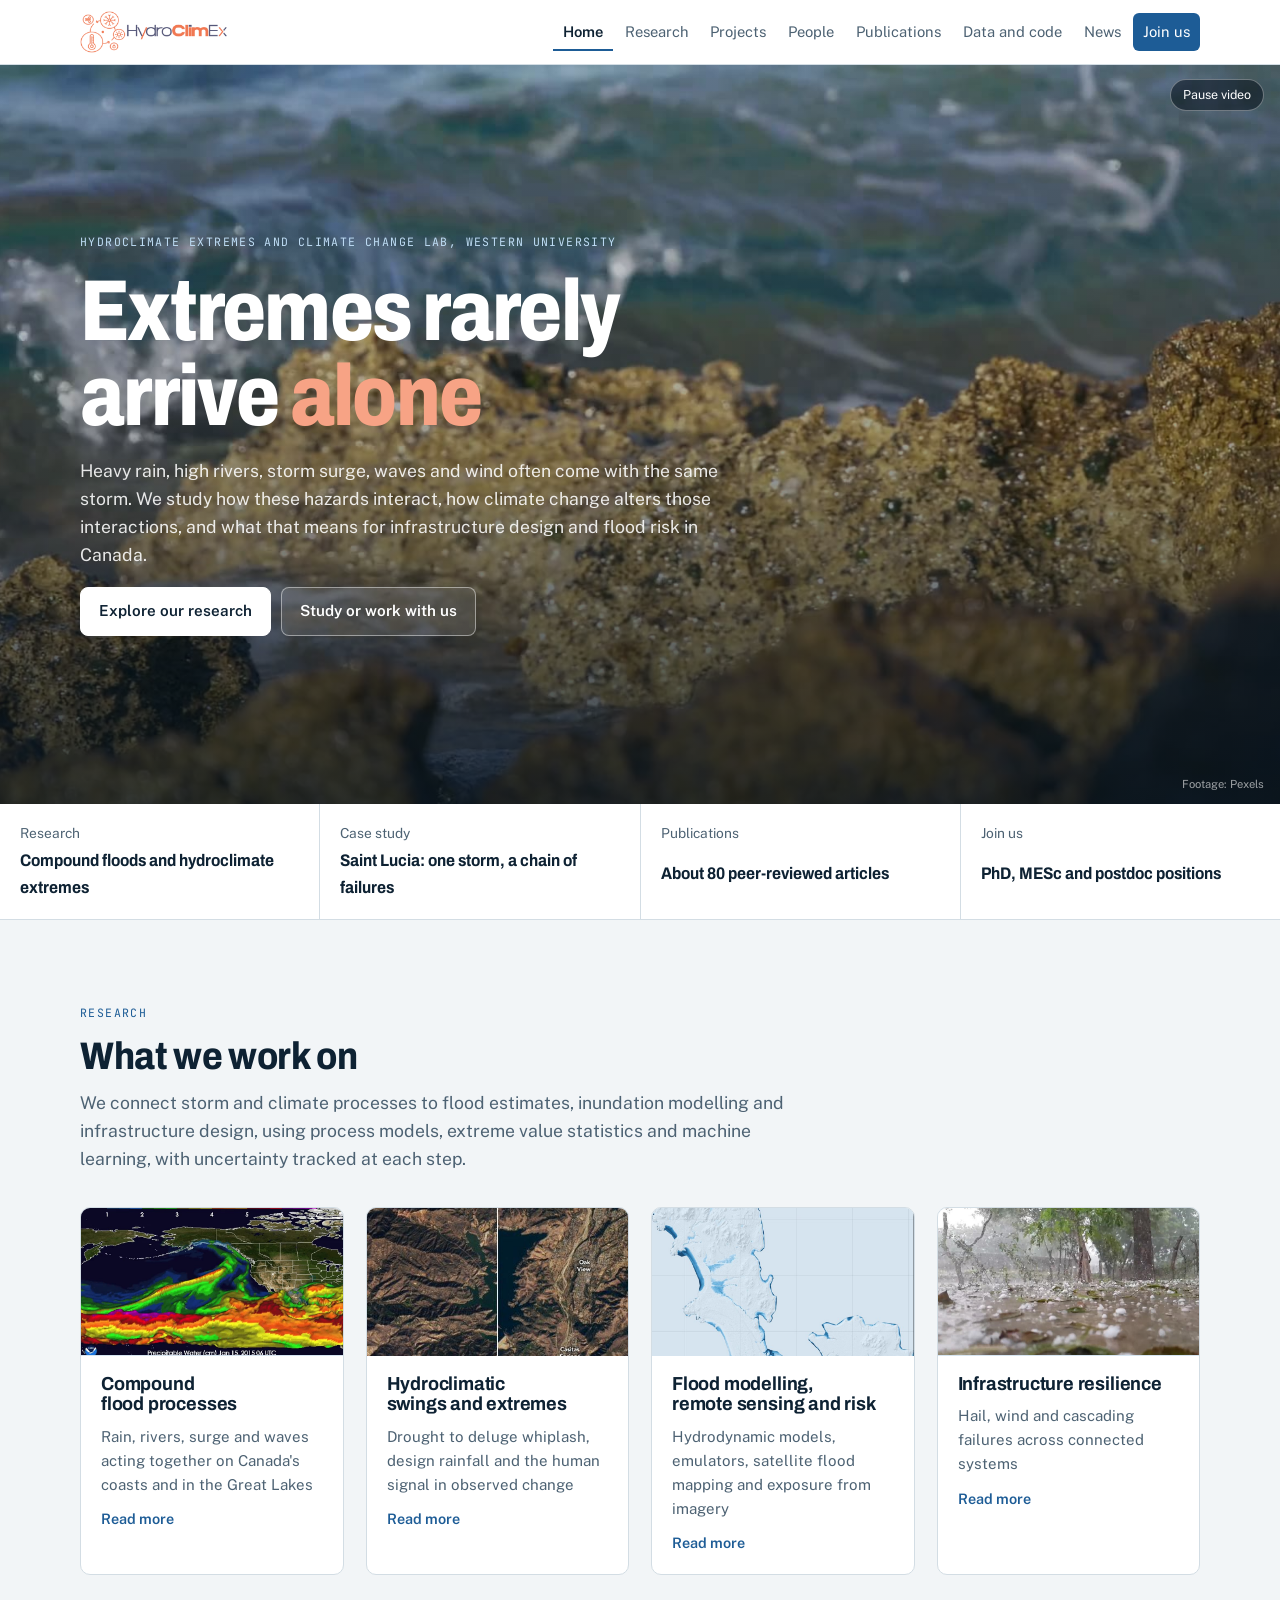
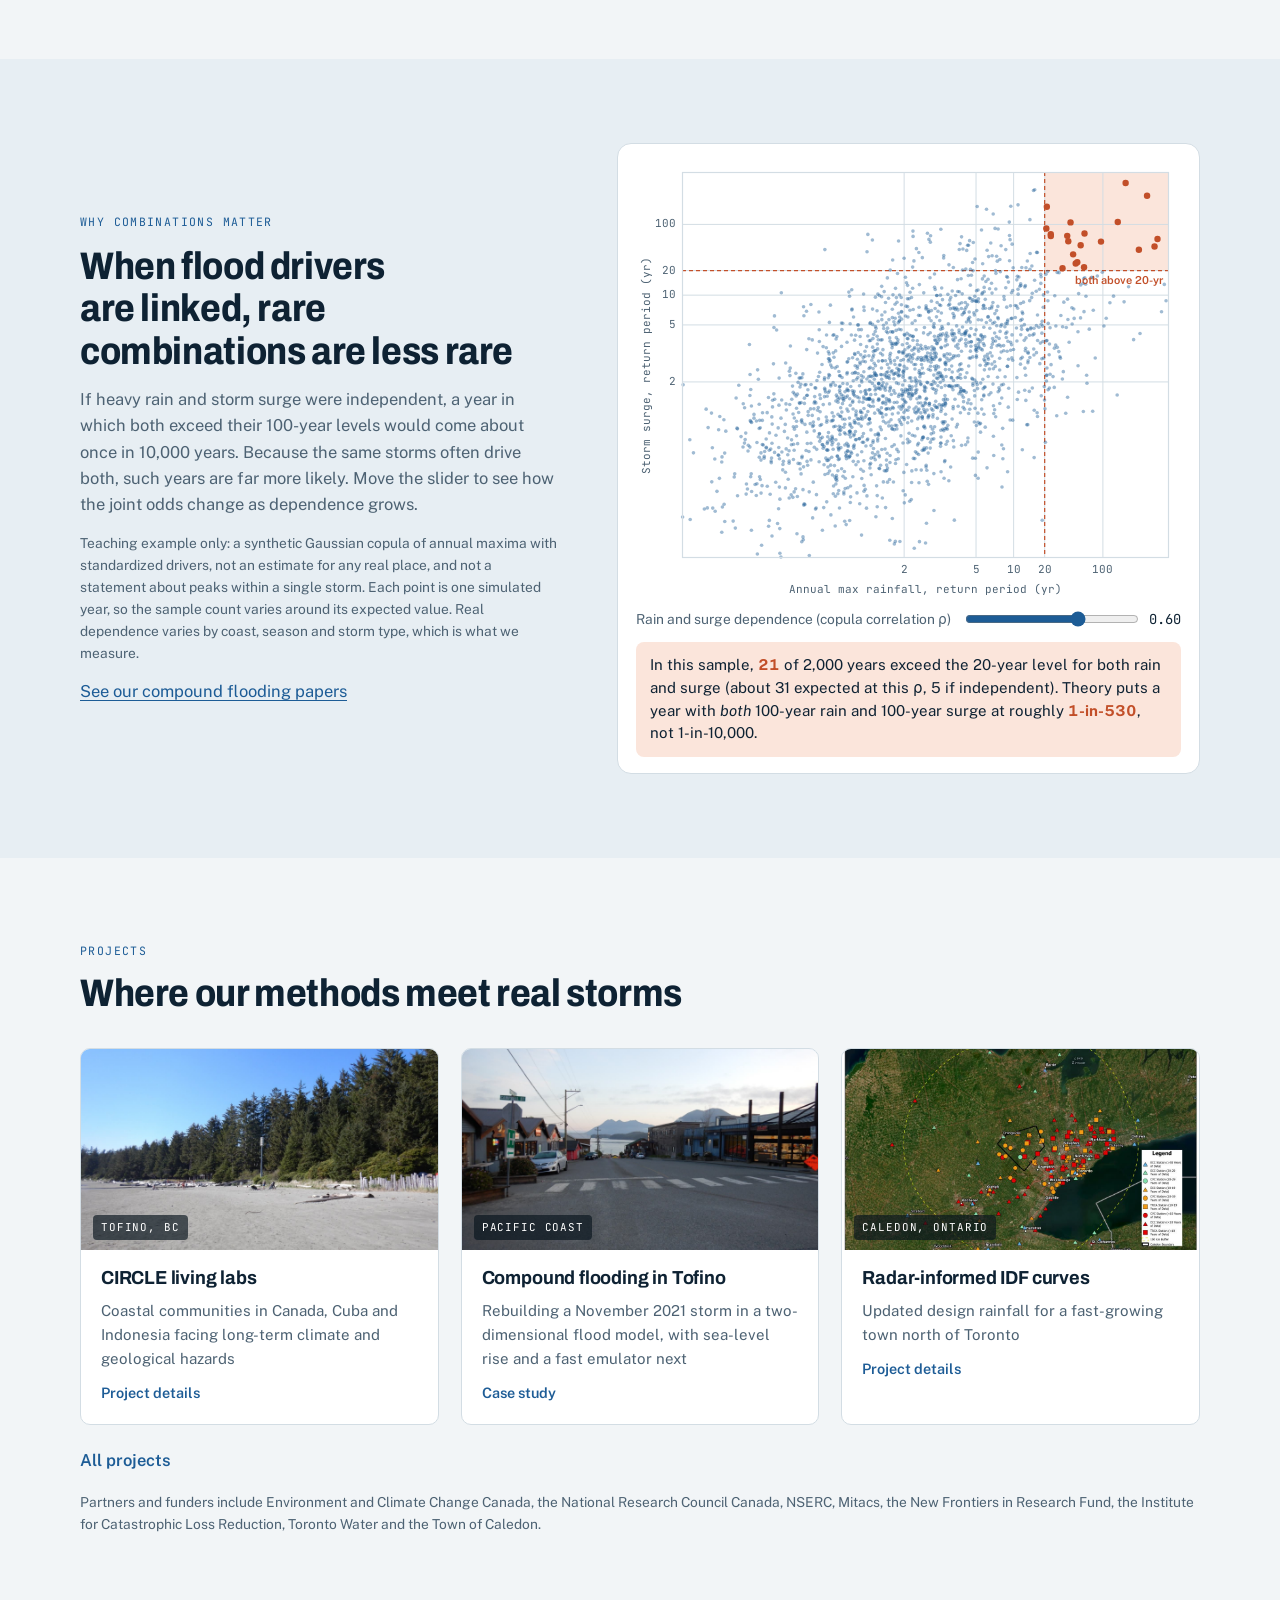
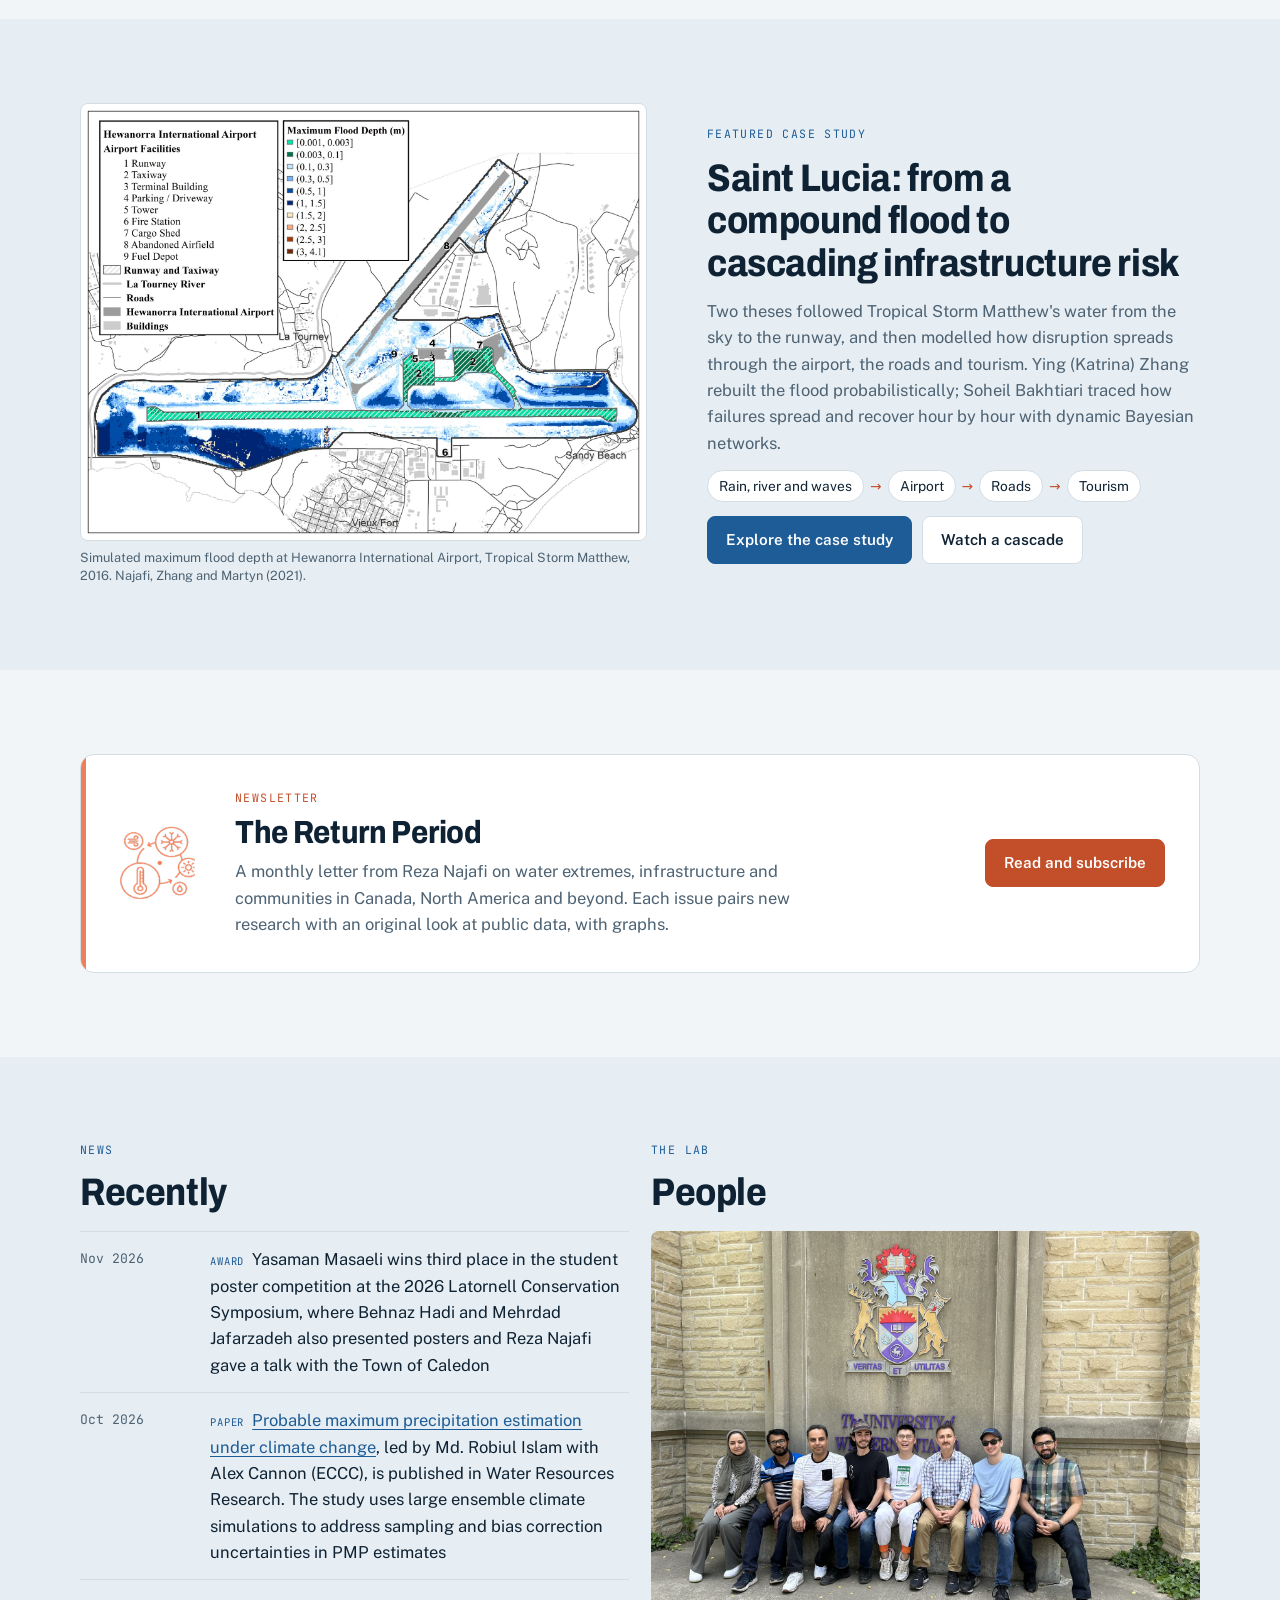
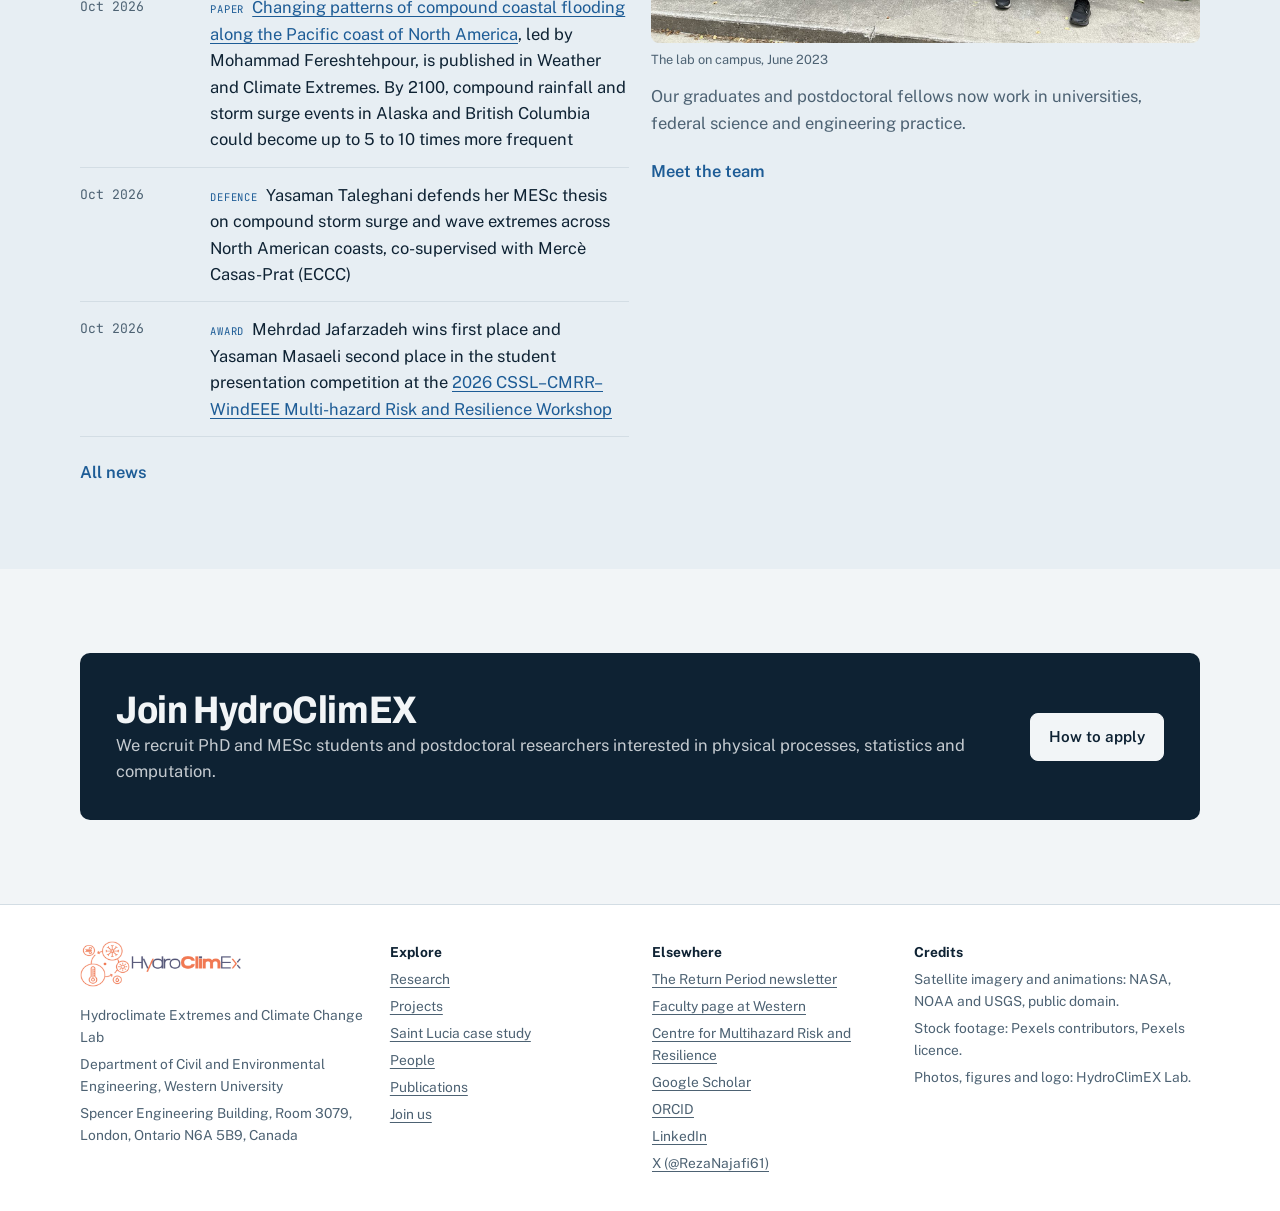
<file: index.html>
<!doctype html>
<html lang="en">
<head>
<meta charset="utf-8">
<meta name="viewport" content="width=device-width, initial-scale=1, viewport-fit=cover">
<title>HydroClimEX Lab, Western University</title>
<meta name="description" content="Hydroclimate Extremes and Climate Change Lab at Western University, led by Prof. Reza Najafi: compound floods, hydroclimate extremes and climate-resilient infrastructure.">
<link rel="preconnect" href="https://fonts.googleapis.com">
<link rel="preconnect" href="https://fonts.gstatic.com" crossorigin>
<link rel="stylesheet" href="https://fonts.googleapis.com/css2?family=Archivo:wdth,wght@62..125,400..800&family=Public+Sans:ital,wght@0,400..700;1,400&family=JetBrains+Mono:wght@400;500&display=swap">
<link rel="canonical" href="https://hydroclimex.ca/">
<meta property="og:type" content="website">
<meta property="og:site_name" content="HydroClimEX Lab">
<meta property="og:title" content="HydroClimEX Lab, Western University">
<meta property="og:description" content="Hydroclimate Extremes and Climate Change Lab at Western University, led by Prof. Reza Najafi: compound floods, hydroclimate extremes and climate-resilient infrastructure.">
<meta property="og:url" content="https://hydroclimex.ca/">
<meta property="og:image" content="https://hydroclimex.ca/img/photos/middlesex-2024.jpg">
<meta name="twitter:card" content="summary_large_image">
<link rel="icon" type="image/png" href="img/brand/favicon.png">
<link rel="stylesheet" href="assets/site.css">
<!-- Cloudflare Web Analytics --><script defer src="https://static.cloudflareinsights.com/beacon.min.js" data-cf-beacon='{"token": "969657aafaae4913b0bdd10236ce3ab5"}'></script><!-- End Cloudflare Web Analytics -->
</head>
<body>
<header class="top"><div class="wrap">
<a class="brand" href="index.html" aria-label="HydroClimEX Lab, home"><img class="lg lg-light" src="img/brand/logo-light.png" alt="HydroClimEx" width="498" height="142"><img class="lg lg-dark" src="img/brand/logo-dark.png" alt="" width="498" height="142"><span class="bt"><small>Hydroclimate Extremes Lab</small><small>Western University</small></span></a>
<button class="menu-btn" type="button" aria-expanded="false" aria-controls="mainnav">Menu</button>
<nav class="main" id="mainnav" aria-label="Main"><a href="index.html" aria-current="page">Home</a><a href="research.html">Research</a><a href="projects.html">Projects</a><a href="people.html">People</a><a href="publications.html">Publications</a><a href="data.html">Data and code</a><a href="news.html">News</a><a class="join" href="join.html">Join us</a></nav>
</div></header>
<main>

<section class="hero" aria-label="Introduction">
  <video class="" data-src="media/hero-waves.mp4" poster="media/hero-waves.jpg" autoplay muted loop playsinline preload="auto" aria-label="Storm waves breaking on a rocky shore"></video>
  <button class="vctrl" type="button">Pause video</button>
  <div class="wrap">
    <p class="eyebrow">Hydroclimate Extremes and Climate Change Lab, Western University</p>
    <h1>Extremes rarely arrive <em>alone</em></h1>
    <p class="lede">Heavy rain, high rivers, storm surge, waves and wind often come with the same storm. We study how these hazards interact, how climate change alters those interactions, and what that means for infrastructure design and flood risk in Canada.</p>
    <div class="btns"><a class="btn primary" href="research.html">Explore our research</a><a class="btn" href="join.html">Study or work with us</a></div>
  </div>
  <span class="credit">Footage: Pexels</span>
</section>
<nav class="quick" aria-label="Quick links">
  <a href="research.html"><span>Research</span><b>Compound floods and hydroclimate extremes</b></a>
  <a href="saint-lucia.html"><span>Case study</span><b>Saint Lucia: one storm, a chain of failures</b></a>
  <a href="publications.html"><span>Publications</span><b>About 80 peer-reviewed articles</b></a>
  <a href="join.html"><span>Join us</span><b>PhD, MESc and postdoc positions</b></a>
</nav>

<section>
  <div class="wrap">
    <div class="sec-head"><p class="eyebrow">Research</p><h2>What we work on</h2>
    <p class="lede">We connect storm and climate processes to flood estimates, inundation modelling and infrastructure design, using process models, extreme value statistics and machine learning, with uncertainty tracked at each step.</p></div>
    <div class="grid g4">
      <article class="card"><div class="media"><video class="" data-src="media/noaa-atmospheric-river.mp4" poster="media/noaa-atmospheric-river.jpg" autoplay muted loop playsinline preload="auto" aria-label="NOAA animation of an atmospheric river reaching North America"></video></div><div class="body"><h3>Compound flood processes</h3><p>Rain, rivers, surge and waves acting together on Canada's coasts and in the Great Lakes</p><a class="more" href="research.html#compound">Read more</a></div></article>
      <article class="card"><div class="media"><img src="img/themes/theme3-transitions-casitas.jpg" alt="Reservoir shoreline during drought, seen from orbit" loading="lazy"></div><div class="body"><h3>Hydroclimatic swings and extremes</h3><p>Drought to deluge whiplash, design rainfall and the human signal in observed change</p><a class="more" href="research.html#extremes">Read more</a></div></article>
      <article class="card"><div class="media"><img src="img/figs/tofino-depth.jpg" alt="Simulated flood depth map of Tofino" loading="lazy" style="object-position:50% 40%"></div><div class="body"><h3>Flood modelling, remote sensing and risk</h3><p>Hydrodynamic models, emulators, satellite flood mapping and exposure from imagery</p><a class="more" href="research.html#risk">Read more</a></div></article>
      <article class="card"><div class="media"><video class="" data-src="media/hail.mp4" poster="media/hail.jpg" autoplay muted loop playsinline preload="auto" aria-label="Hail falling during a storm"></video></div><div class="body"><h3>Infrastructure resilience</h3><p>Hail, wind and cascading failures across connected systems</p><a class="more" href="research.html#resilience">Read more</a></div></article>
    </div>
  </div>
</section>

<section class="band">
  <div class="wrap demo">
    <div class="prose">
      <p class="eyebrow">Why combinations matter</p>
      <h2>When flood drivers are linked, rare combinations are less rare</h2>
      <p class="muted">If heavy rain and storm surge were independent, a year in which both exceed their 100-year levels would come about once in 10,000 years. Because the same storms often drive both, such years are far more likely. Move the slider to see how the joint odds change as dependence grows.</p>
      <p class="muted small">Teaching example only: a synthetic Gaussian copula of annual maxima with standardized drivers, not an estimate for any real place, and not a statement about peaks within a single storm. Each point is one simulated year, so the sample count varies around its expected value. Real dependence varies by coast, season and storm type, which is what we measure.</p>
      <p><a href="publications.html">See our compound flooding papers</a></p>
    </div>
    <div class="instrument">
      <div class="plot"><canvas id="jp" role="img" aria-label="Scatter plot of simulated annual maximum rainfall against storm surge, with the joint 20-year corner highlighted"></canvas></div>
      <div class="ctrl"><label for="rho">Rain and surge dependence (copula correlation ρ)</label><input id="rho" type="range" min="0" max="0.9" step="0.05" value="0.6"><output id="rhoOut" for="rho">0.60</output></div>
      <p class="readout" id="readout" aria-live="polite">Calculating</p>
    </div>
  </div>
</section>

<section>
  <div class="wrap">
    <div class="sec-head"><p class="eyebrow">Projects</p><h2>Where our methods meet real storms</h2></div>
    <div class="grid g3">
      <article class="card"><div class="media"><img src="img/photos/tofino-beach.jpg" alt="Sandy beach and forest at Tofino" loading="lazy"><span class="loc">Tofino, BC</span></div><div class="body"><h3>CIRCLE living labs</h3><p>Coastal communities in Canada, Cuba and Indonesia facing long-term climate and geological hazards</p><a class="more" href="projects.html#circle">Project details</a></div></article>
      <article class="card"><div class="media"><img src="img/photos/tofino-street.jpg" alt="Tofino main street near the harbour" loading="lazy"><span class="loc">Pacific coast</span></div><div class="body"><h3>Compound flooding in Tofino</h3><p>Rebuilding a November 2021 storm in a two-dimensional flood model, with sea-level rise and a fast emulator next</p><a class="more" href="projects.html#tofino">Case study</a></div></article>
      <article class="card"><div class="media"><img src="img/figs/fig-caledon.jpg" alt="Map of rain gauges and radar coverage around Caledon, Ontario" loading="lazy"><span class="loc">Caledon, Ontario</span></div><div class="body"><h3>Radar-informed IDF curves</h3><p>Updated design rainfall for a fast-growing town north of Toronto</p><a class="more" href="projects.html#caledon">Project details</a></div></article>
    </div>
    <a class="see-all" href="projects.html">All projects</a>
    <p class="muted small" style="margin-top:18px">Partners and funders include Environment and Climate Change Canada, the National Research Council Canada, NSERC, Mitacs, the New Frontiers in Research Fund, the Institute for Catastrophic Loss Reduction, Toronto Water and the Town of Caledon.</p>
  </div>
</section>

<section class="band" aria-labelledby="slf">
  <div class="wrap feature">
    <figure><a href="saint-lucia.html"><img src="img/stlucia/airport-flood-depth.jpg" alt="Simulated maximum flood depth across Hewanorra International Airport, Saint Lucia, during Tropical Storm Matthew" loading="lazy" width="1800" height="1387"></a><figcaption>Simulated maximum flood depth at Hewanorra International Airport, Tropical Storm Matthew, 2016. Najafi, Zhang and Martyn (2021).</figcaption></figure>
    <div class="prose">
      <p class="eyebrow">Featured case study</p>
      <h2 id="slf">Saint Lucia: from a compound flood to cascading infrastructure risk</h2>
      <p class="muted">Two theses followed Tropical Storm Matthew's water from the sky to the runway, and then modelled how disruption spreads through the airport, the roads and tourism. Ying (Katrina) Zhang rebuilt the flood probabilistically; Soheil Bakhtiari traced how failures spread and recover hour by hour with dynamic Bayesian networks.</p>
      <div class="chainline" aria-hidden="true"><span>Rain, river and waves</span><i>→</i><span>Airport</span><i>→</i><span>Roads</span><i>→</i><span>Tourism</span></div>
      <div class="btns"><a class="btn primary" href="saint-lucia.html">Explore the case study</a><a class="btn" href="saint-lucia.html#explorer">Watch a cascade</a></div>
    </div>
  </div>
</section>

<section>
  <div class="wrap">
    <div class="nlband">
      <img class="mark" src="img/brand/icon.png" alt="" width="128" height="128">
      <div class="prose" style="gap:8px"><p class="eyebrow" style="color:var(--signal)">Newsletter</p><h2>The Return Period</h2><p>A monthly letter from Reza Najafi on water extremes, infrastructure and communities in Canada, North America and beyond. Each issue pairs new research with an original look at public data, with graphs.</p></div>
      <div class="btns"><a class="btn primary" href="https://returnperiod.substack.com/" target="_blank" rel="noopener">Read and subscribe</a></div>
    </div>
  </div>
</section>

<section class="band">
  <div class="wrap two-col">
    <div class="grid g2" style="align-items:start">
      <div>
        <div class="sec-head" style="margin-bottom:18px"><p class="eyebrow">News</p><h2>Recently</h2></div>
        <ul class="news"><li><time datetime="2026-11">Nov 2026</time><p><span class="k">Award</span>Yasaman Masaeli wins third place in the student poster competition at the 2026 Latornell Conservation Symposium, where Behnaz Hadi and Mehrdad Jafarzadeh also presented posters and Reza Najafi gave a talk with the Town of Caledon</p></li><li><time datetime="2026-10">Oct 2026</time><p><span class="k">Paper</span><a href="https://doi.org/10.1029/2026WR043507" target="_blank" rel="noopener">Probable maximum precipitation estimation under climate change</a>, led by Md. Robiul Islam with Alex Cannon (ECCC), is published in Water Resources Research. The study uses large ensemble climate simulations to address sampling and bias correction uncertainties in PMP estimates</p></li><li><time datetime="2026-10">Oct 2026</time><p><span class="k">Paper</span><a href="https://doi.org/10.1016/j.wace.2026.100963" target="_blank" rel="noopener">Changing patterns of compound coastal flooding along the Pacific coast of North America</a>, led by Mohammad Fereshtehpour, is published in Weather and Climate Extremes. By 2100, compound rainfall and storm surge events in Alaska and British Columbia could become up to 5 to 10 times more frequent</p></li><li><time datetime="2026-10">Oct 2026</time><p><span class="k">Defence</span>Yasaman Taleghani defends her MESc thesis on compound storm surge and wave extremes across North American coasts, co-supervised with Mercè Casas-Prat (ECCC)</p></li><li><time datetime="2026-10">Oct 2026</time><p><span class="k">Award</span>Mehrdad Jafarzadeh wins first place and Yasaman Masaeli second place in the student presentation competition at the <a href="https://www.uwo.ca/multihazard_risk_resilience/events/2026_western_workshop/index.html" target="_blank" rel="noopener">2026 CSSL–CMRR–WindEEE Multi-hazard Risk and Resilience Workshop</a></p></li></ul>
        <a class="see-all" href="news.html">All news</a>
      </div>
      <div>
        <div class="sec-head" style="margin-bottom:18px"><p class="eyebrow">The lab</p><h2>People</h2></div>
        <figure style="margin-bottom:14px"><img src="img/photos/crest-wall-2023.jpg" alt="Lab members sitting together below the Western crest on a stone wall on campus" loading="lazy" width="1600" height="1200"><figcaption>The lab on campus, June 2023</figcaption></figure>
        <p class="muted">Our graduates and postdoctoral fellows now work in universities, federal science and engineering practice.</p>
        <a class="see-all" href="people.html">Meet the team</a>
      </div>
    </div>
  </div>
</section>

<section>
  <div class="wrap">
    <div class="cta"><div><h2>Join HydroClimEX</h2><p>We recruit PhD and MESc students and postdoctoral researchers interested in physical processes, statistics and computation.</p></div><a class="btn" href="join.html">How to apply</a></div>
  </div>
</section>

</main>
<footer><div class="wrap">
<div><a class="flogo" href="index.html" aria-label="HydroClimEX Lab, home"><img class="lg lg-light" src="img/brand/logo-light.png" alt="HydroClimEx" width="498" height="142"><img class="lg lg-dark" src="img/brand/logo-dark.png" alt="" width="498" height="142"></a><span>Hydroclimate Extremes and Climate Change Lab</span><span>Department of Civil and Environmental Engineering, Western University</span><span>Spencer Engineering Building, Room 3079, London, Ontario N6A 5B9, Canada</span></div>
<div><b>Explore</b><a href="research.html">Research</a><a href="projects.html">Projects</a><a href="saint-lucia.html">Saint Lucia case study</a><a href="people.html">People</a><a href="publications.html">Publications</a><a href="join.html">Join us</a></div>
<div><b>Elsewhere</b><a href="https://returnperiod.substack.com/" target="_blank" rel="noopener">The Return Period newsletter</a><a href="https://www.eng.uwo.ca/civil/faculty/najafi_m/" target="_blank" rel="noopener">Faculty page at Western</a><a href="https://www.uwo.ca/multihazard_risk_resilience/index.html" target="_blank" rel="noopener">Centre for Multihazard Risk and Resilience</a><a href="https://scholar.google.ca/citations?user=OrbZSMcAAAAJ&amp;hl=en" target="_blank" rel="noopener">Google Scholar</a><a href="https://orcid.org/0000-0002-1652-3135" target="_blank" rel="noopener">ORCID</a><a href="https://www.linkedin.com/in/mohammad-reza-najafi-26027255/" target="_blank" rel="noopener">LinkedIn</a><a href="https://x.com/RezaNajafi61" target="_blank" rel="noopener">X (@RezaNajafi61)</a></div>
<div><b>Credits</b><span>Satellite imagery and animations: NASA, NOAA and USGS, public domain.</span><span>Stock footage: Pexels contributors, Pexels licence.</span><span>Photos, figures and logo: HydroClimEX Lab.</span></div>
</div></footer>
<script src="assets/site.js"></script>
</body>
</html>
</file>
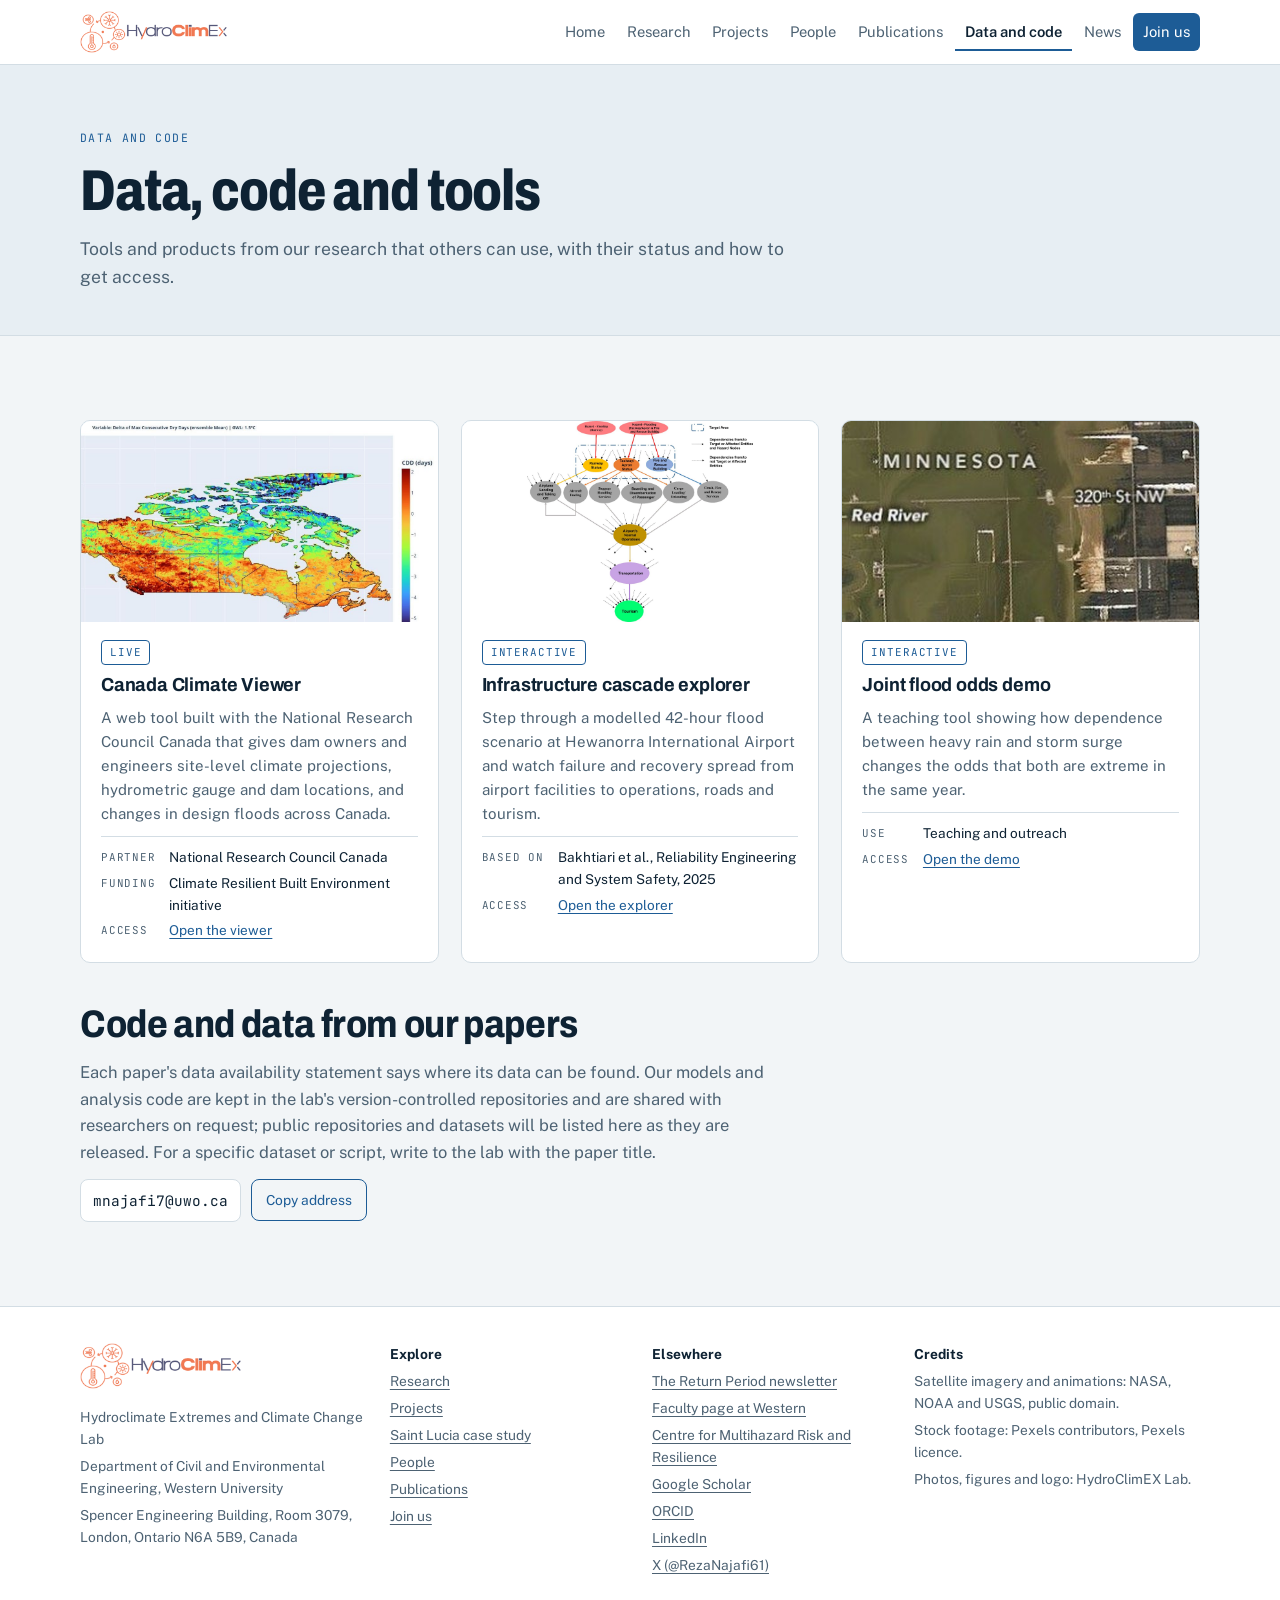
<file: data.html>
<!doctype html>
<html lang="en">
<head>
<meta charset="utf-8">
<meta name="viewport" content="width=device-width, initial-scale=1, viewport-fit=cover">
<title>Data and code, HydroClimEX Lab</title>
<meta name="description" content="Datasets, tools, code and teaching resources from the HydroClimEX Lab.">
<link rel="preconnect" href="https://fonts.googleapis.com">
<link rel="preconnect" href="https://fonts.gstatic.com" crossorigin>
<link rel="stylesheet" href="https://fonts.googleapis.com/css2?family=Archivo:wdth,wght@62..125,400..800&family=Public+Sans:ital,wght@0,400..700;1,400&family=JetBrains+Mono:wght@400;500&display=swap">
<link rel="canonical" href="https://hydroclimex.ca/data.html">
<meta property="og:type" content="website">
<meta property="og:site_name" content="HydroClimEX Lab">
<meta property="og:title" content="Data and code, HydroClimEX Lab">
<meta property="og:description" content="Datasets, tools, code and teaching resources from the HydroClimEX Lab.">
<meta property="og:url" content="https://hydroclimex.ca/data.html">
<meta property="og:image" content="https://hydroclimex.ca/img/photos/middlesex-2024.jpg">
<meta name="twitter:card" content="summary_large_image">
<link rel="icon" type="image/png" href="img/brand/favicon.png">
<link rel="stylesheet" href="assets/site.css">
<!-- Cloudflare Web Analytics --><script defer src="https://static.cloudflareinsights.com/beacon.min.js" data-cf-beacon='{"token": "969657aafaae4913b0bdd10236ce3ab5"}'></script><!-- End Cloudflare Web Analytics -->
</head>
<body>
<header class="top"><div class="wrap">
<a class="brand" href="index.html" aria-label="HydroClimEX Lab, home"><img class="lg lg-light" src="img/brand/logo-light.png" alt="HydroClimEx" width="498" height="142"><img class="lg lg-dark" src="img/brand/logo-dark.png" alt="" width="498" height="142"><span class="bt"><small>Hydroclimate Extremes Lab</small><small>Western University</small></span></a>
<button class="menu-btn" type="button" aria-expanded="false" aria-controls="mainnav">Menu</button>
<nav class="main" id="mainnav" aria-label="Main"><a href="index.html">Home</a><a href="research.html">Research</a><a href="projects.html">Projects</a><a href="people.html">People</a><a href="publications.html">Publications</a><a href="data.html" aria-current="page">Data and code</a><a href="news.html">News</a><a class="join" href="join.html">Join us</a></nav>
</div></header>
<main>
<section class="page-head"><div class="wrap">
<p class="eyebrow">Data and code</p><h1>Data, code and tools</h1><p class="lede">Tools and products from our research that others can use, with their status and how to get access.</p></div></section>
<section>
<div class="wrap">
  <div class="grid g3">
    <article class="card"><div class="media"><img src="img/figs/canada-climate-viewer.jpg" alt="Canada Climate Viewer map of the projected change in maximum consecutive dry days across Canada at 1.5 degrees of warming" loading="lazy" style="object-fit:cover;object-position:50% 40%;background:#e5ecf4"></div><div class="body"><span class="status on">Live</span><h3>Canada Climate Viewer</h3><p>A web tool built with the National Research Council Canada that gives dam owners and engineers site-level climate projections, hydrometric gauge and dam locations, and changes in design floods across Canada.</p><dl class="meta"><dt>Partner</dt><dd>National Research Council Canada</dd><dt>Funding</dt><dd>Climate Resilient Built Environment initiative</dd><dt>Access</dt><dd><a href="https://nrc-hydroclimex-damdata.uwo.ca/" target="_blank" rel="noopener">Open the viewer</a></dd></dl></div></article>
    <article class="card"><div class="media"><img src="img/stlucia/airport-network.jpg" alt="Airport dependency network used in the Saint Lucia cascade explorer" loading="lazy" style="object-fit:contain;background:#fff"></div><div class="body"><span class="status on">Interactive</span><h3>Infrastructure cascade explorer</h3><p>Step through a modelled 42-hour flood scenario at Hewanorra International Airport and watch failure and recovery spread from airport facilities to operations, roads and tourism.</p><dl class="meta"><dt>Based on</dt><dd>Bakhtiari et al., Reliability Engineering and System Safety, 2025</dd><dt>Access</dt><dd><a href="saint-lucia.html#explorer">Open the explorer</a></dd></dl></div></article>
    <article class="card"><div class="media"><img src="img/themes/theme2-floodrisk-redriver.jpg" alt="River flooding seen from orbit" loading="lazy"></div><div class="body"><span class="status on">Interactive</span><h3>Joint flood odds demo</h3><p>A teaching tool showing how dependence between heavy rain and storm surge changes the odds that both are extreme in the same year.</p><dl class="meta"><dt>Use</dt><dd>Teaching and outreach</dd><dt>Access</dt><dd><a href="index.html#jp">Open the demo</a></dd></dl></div></article>
  </div>
  <div class="prose" style="margin-top:40px">
    <h2>Code and data from our papers</h2>
    <p class="muted">Each paper's data availability statement says where its data can be found. Our models and analysis code are kept in the lab's version-controlled repositories and are shared with researchers on request; public repositories and datasets will be listed here as they are released. For a specific dataset or script, write to the lab with the paper title.</p>
    <div class="btns" style="align-items:center"><span class="addr" id="addr2">mnajafi7@uwo.ca</span><button class="copy" type="button" data-copy="addr2">Copy address</button></div>
  </div>
</div>
</section>
</main>
<footer><div class="wrap">
<div><a class="flogo" href="index.html" aria-label="HydroClimEX Lab, home"><img class="lg lg-light" src="img/brand/logo-light.png" alt="HydroClimEx" width="498" height="142"><img class="lg lg-dark" src="img/brand/logo-dark.png" alt="" width="498" height="142"></a><span>Hydroclimate Extremes and Climate Change Lab</span><span>Department of Civil and Environmental Engineering, Western University</span><span>Spencer Engineering Building, Room 3079, London, Ontario N6A 5B9, Canada</span></div>
<div><b>Explore</b><a href="research.html">Research</a><a href="projects.html">Projects</a><a href="saint-lucia.html">Saint Lucia case study</a><a href="people.html">People</a><a href="publications.html">Publications</a><a href="join.html">Join us</a></div>
<div><b>Elsewhere</b><a href="https://returnperiod.substack.com/" target="_blank" rel="noopener">The Return Period newsletter</a><a href="https://www.eng.uwo.ca/civil/faculty/najafi_m/" target="_blank" rel="noopener">Faculty page at Western</a><a href="https://www.uwo.ca/multihazard_risk_resilience/index.html" target="_blank" rel="noopener">Centre for Multihazard Risk and Resilience</a><a href="https://scholar.google.ca/citations?user=OrbZSMcAAAAJ&amp;hl=en" target="_blank" rel="noopener">Google Scholar</a><a href="https://orcid.org/0000-0002-1652-3135" target="_blank" rel="noopener">ORCID</a><a href="https://www.linkedin.com/in/mohammad-reza-najafi-26027255/" target="_blank" rel="noopener">LinkedIn</a><a href="https://x.com/RezaNajafi61" target="_blank" rel="noopener">X (@RezaNajafi61)</a></div>
<div><b>Credits</b><span>Satellite imagery and animations: NASA, NOAA and USGS, public domain.</span><span>Stock footage: Pexels contributors, Pexels licence.</span><span>Photos, figures and logo: HydroClimEX Lab.</span></div>
</div></footer>
<script src="assets/site.js"></script>
</body>
</html>
</file>
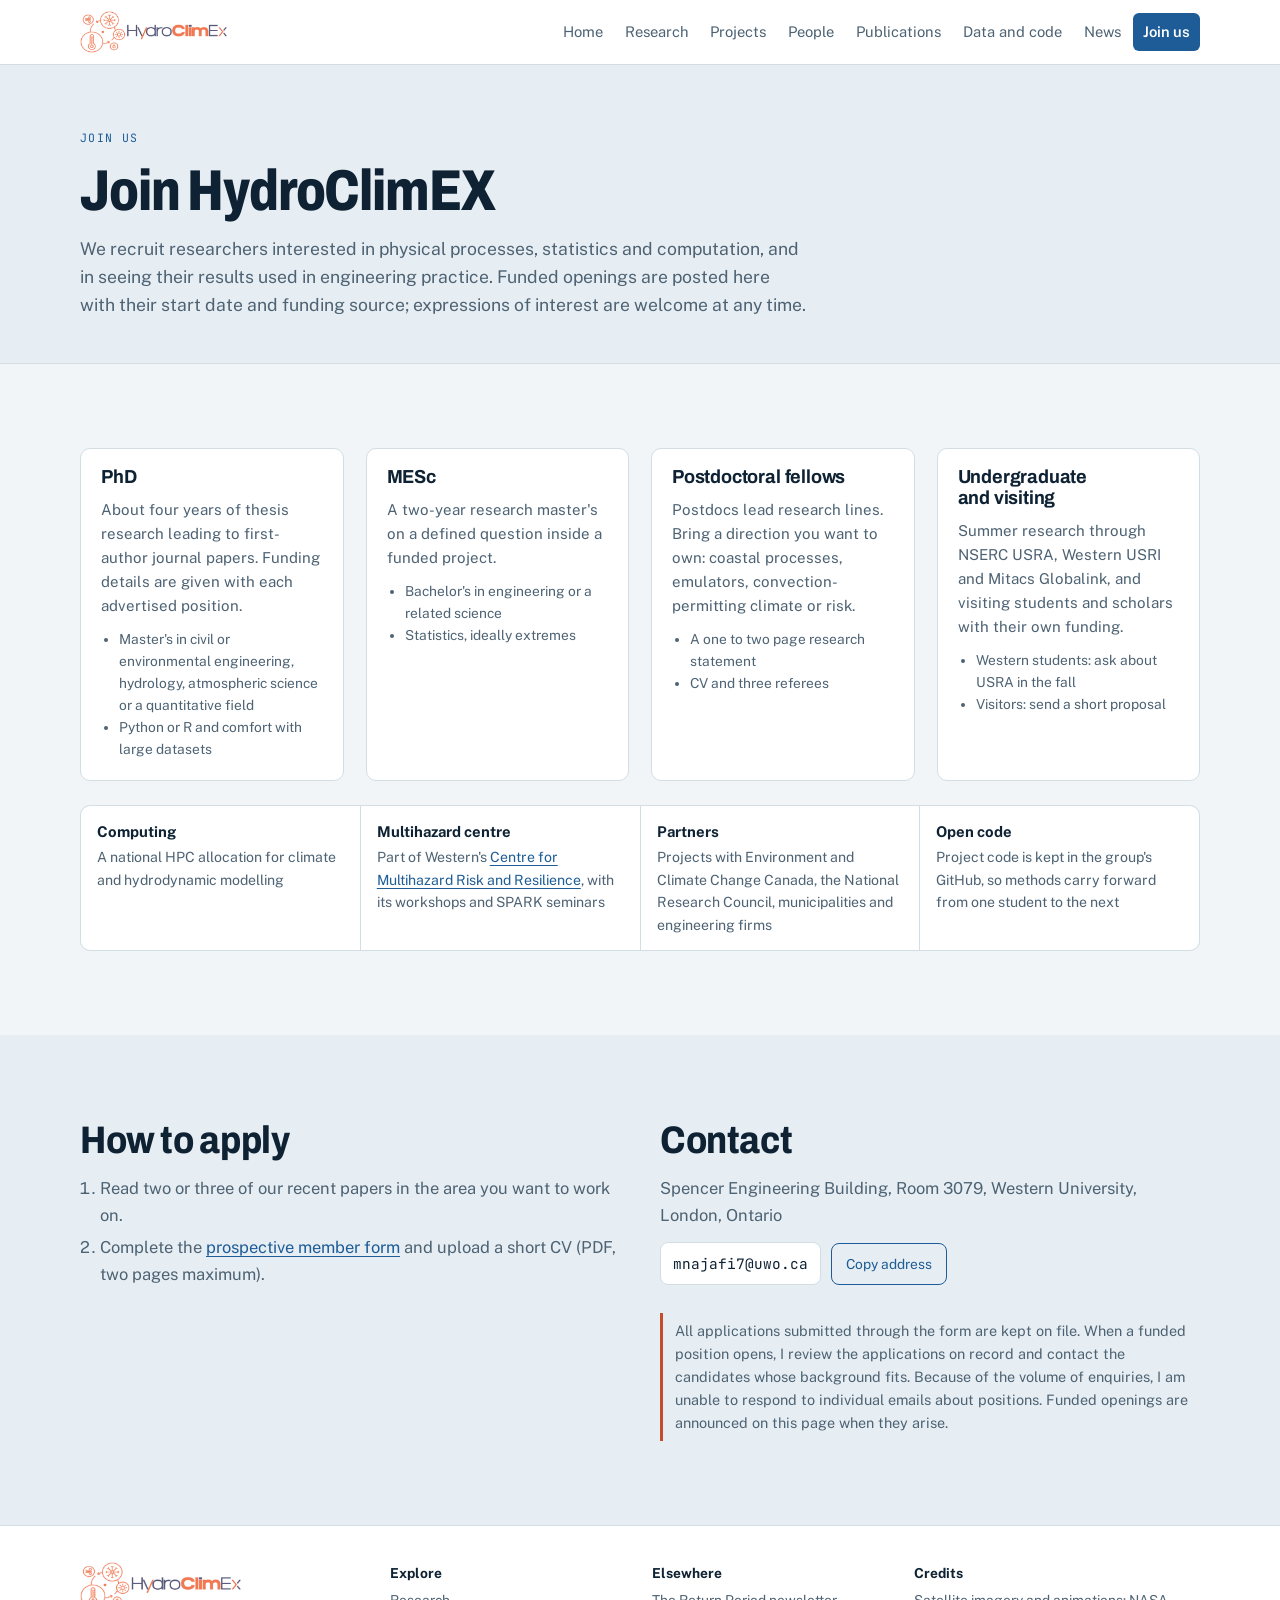
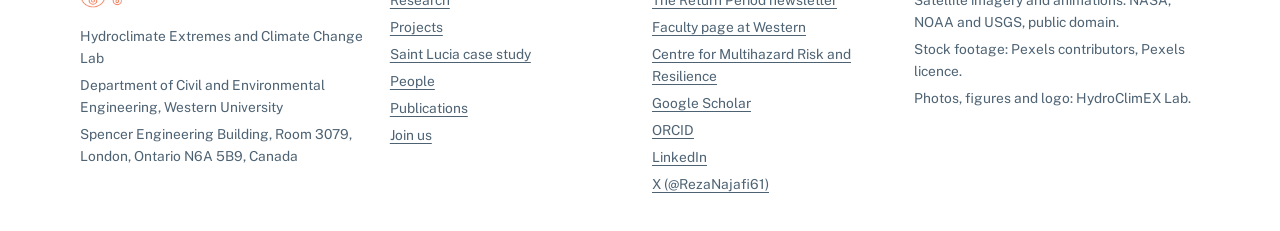
<file: join.html>
<!doctype html>
<html lang="en">
<head>
<meta charset="utf-8">
<meta name="viewport" content="width=device-width, initial-scale=1, viewport-fit=cover">
<title>Join us, HydroClimEX Lab</title>
<meta name="description" content="How to join the HydroClimEX Lab as a PhD or MESc student, postdoctoral fellow, undergraduate or visiting researcher.">
<link rel="preconnect" href="https://fonts.googleapis.com">
<link rel="preconnect" href="https://fonts.gstatic.com" crossorigin>
<link rel="stylesheet" href="https://fonts.googleapis.com/css2?family=Archivo:wdth,wght@62..125,400..800&family=Public+Sans:ital,wght@0,400..700;1,400&family=JetBrains+Mono:wght@400;500&display=swap">
<link rel="canonical" href="https://hydroclimex.ca/join.html">
<meta property="og:type" content="website">
<meta property="og:site_name" content="HydroClimEX Lab">
<meta property="og:title" content="Join us, HydroClimEX Lab">
<meta property="og:description" content="How to join the HydroClimEX Lab as a PhD or MESc student, postdoctoral fellow, undergraduate or visiting researcher.">
<meta property="og:url" content="https://hydroclimex.ca/join.html">
<meta property="og:image" content="https://hydroclimex.ca/img/photos/middlesex-2024.jpg">
<meta name="twitter:card" content="summary_large_image">
<link rel="icon" type="image/png" href="img/brand/favicon.png">
<link rel="stylesheet" href="assets/site.css">
<!-- Cloudflare Web Analytics --><script defer src="https://static.cloudflareinsights.com/beacon.min.js" data-cf-beacon='{"token": "969657aafaae4913b0bdd10236ce3ab5"}'></script><!-- End Cloudflare Web Analytics -->
</head>
<body>
<header class="top"><div class="wrap">
<a class="brand" href="index.html" aria-label="HydroClimEX Lab, home"><img class="lg lg-light" src="img/brand/logo-light.png" alt="HydroClimEx" width="498" height="142"><img class="lg lg-dark" src="img/brand/logo-dark.png" alt="" width="498" height="142"><span class="bt"><small>Hydroclimate Extremes Lab</small><small>Western University</small></span></a>
<button class="menu-btn" type="button" aria-expanded="false" aria-controls="mainnav">Menu</button>
<nav class="main" id="mainnav" aria-label="Main"><a href="index.html">Home</a><a href="research.html">Research</a><a href="projects.html">Projects</a><a href="people.html">People</a><a href="publications.html">Publications</a><a href="data.html">Data and code</a><a href="news.html">News</a><a class="join" href="join.html" aria-current="page">Join us</a></nav>
</div></header>
<main>
<section class="page-head"><div class="wrap">
<p class="eyebrow">Join us</p><h1>Join HydroClimEX</h1><p class="lede">We recruit researchers interested in physical processes, statistics and computation, and in seeing their results used in engineering practice. Funded openings are posted here with their start date and funding source; expressions of interest are welcome at any time.</p></div></section>
<section>
<div class="wrap">
  <div class="grid g4">
    <div class="card"><div class="body"><h3>PhD</h3><p>About four years of thesis research leading to first-author journal papers. Funding details are given with each advertised position.</p><ul class="muted small" style="padding-left:18px;margin:0"><li>Master's in civil or environmental engineering, hydrology, atmospheric science or a quantitative field</li><li>Python or R and comfort with large datasets</li></ul></div></div>
    <div class="card"><div class="body"><h3>MESc</h3><p>A two-year research master's on a defined question inside a funded project.</p><ul class="muted small" style="padding-left:18px;margin:0"><li>Bachelor's in engineering or a related science</li><li>Statistics, ideally extremes</li></ul></div></div>
    <div class="card"><div class="body"><h3>Postdoctoral fellows</h3><p>Postdocs lead research lines. Bring a direction you want to own: coastal processes, emulators, convection-permitting climate or risk.</p><ul class="muted small" style="padding-left:18px;margin:0"><li>A one to two page research statement</li><li>CV and three referees</li></ul></div></div>
    <div class="card"><div class="body"><h3>Undergraduate and visiting</h3><p>Summer research through NSERC USRA, Western USRI and Mitacs Globalink, and visiting students and scholars with their own funding.</p><ul class="muted small" style="padding-left:18px;margin:0"><li>Western students: ask about USRA in the fall</li><li>Visitors: send a short proposal</li></ul></div></div>
  </div>
  <div class="offer" style="margin-top:24px">
    <div><b>Computing</b>A national HPC allocation for climate and hydrodynamic modelling</div>
    <div><b>Multihazard centre</b>Part of Western's <a href="https://www.uwo.ca/multihazard_risk_resilience/index.html" target="_blank" rel="noopener">Centre for Multihazard Risk and Resilience</a>, with its workshops and SPARK seminars</div>
    <div><b>Partners</b>Projects with Environment and Climate Change Canada, the National Research Council, municipalities and engineering firms</div>
    <div><b>Open code</b>Project code is kept in the group's GitHub, so methods carry forward from one student to the next</div>
  </div>
</div>
</section>
<section class="band">
<div class="wrap grid g2" style="gap:40px;align-items:start">
  <div class="prose">
    <h2>How to apply</h2>
    <ol class="muted" style="padding-left:20px;margin:0;display:grid;gap:6px">
      <li>Read two or three of our recent papers in the area you want to work on.</li>
      <li>Complete the <a href="https://docs.google.com/forms/d/e/1FAIpQLScJkiyJiBndX9DHQiRBXAR4i6rmS4b1Q13n0KzVKm7xKSvpeg/viewform" target="_blank" rel="noopener">prospective member form</a> and upload a short CV (PDF, two pages maximum).</li>
    </ol>
  </div>
  <div class="prose">
    <h2>Contact</h2>
    <p class="muted">Spencer Engineering Building, Room 3079, Western University, London, Ontario</p>
    <div class="btns" style="align-items:center"><span class="addr" id="addr">mnajafi7@uwo.ca</span><button class="copy" type="button" data-copy="addr">Copy address</button></div>
    <p class="join-note">All applications submitted through the form are kept on file. When a funded position opens, I review the applications on record and contact the candidates whose background fits. Because of the volume of enquiries, I am unable to respond to individual emails about positions. Funded openings are announced on this page when they arise.</p>
  </div>
</div>
</section>

</main>
<footer><div class="wrap">
<div><a class="flogo" href="index.html" aria-label="HydroClimEX Lab, home"><img class="lg lg-light" src="img/brand/logo-light.png" alt="HydroClimEx" width="498" height="142"><img class="lg lg-dark" src="img/brand/logo-dark.png" alt="" width="498" height="142"></a><span>Hydroclimate Extremes and Climate Change Lab</span><span>Department of Civil and Environmental Engineering, Western University</span><span>Spencer Engineering Building, Room 3079, London, Ontario N6A 5B9, Canada</span></div>
<div><b>Explore</b><a href="research.html">Research</a><a href="projects.html">Projects</a><a href="saint-lucia.html">Saint Lucia case study</a><a href="people.html">People</a><a href="publications.html">Publications</a><a href="join.html">Join us</a></div>
<div><b>Elsewhere</b><a href="https://returnperiod.substack.com/" target="_blank" rel="noopener">The Return Period newsletter</a><a href="https://www.eng.uwo.ca/civil/faculty/najafi_m/" target="_blank" rel="noopener">Faculty page at Western</a><a href="https://www.uwo.ca/multihazard_risk_resilience/index.html" target="_blank" rel="noopener">Centre for Multihazard Risk and Resilience</a><a href="https://scholar.google.ca/citations?user=OrbZSMcAAAAJ&amp;hl=en" target="_blank" rel="noopener">Google Scholar</a><a href="https://orcid.org/0000-0002-1652-3135" target="_blank" rel="noopener">ORCID</a><a href="https://www.linkedin.com/in/mohammad-reza-najafi-26027255/" target="_blank" rel="noopener">LinkedIn</a><a href="https://x.com/RezaNajafi61" target="_blank" rel="noopener">X (@RezaNajafi61)</a></div>
<div><b>Credits</b><span>Satellite imagery and animations: NASA, NOAA and USGS, public domain.</span><span>Stock footage: Pexels contributors, Pexels licence.</span><span>Photos, figures and logo: HydroClimEX Lab.</span></div>
</div></footer>
<script src="assets/site.js"></script>
</body>
</html>
</file>
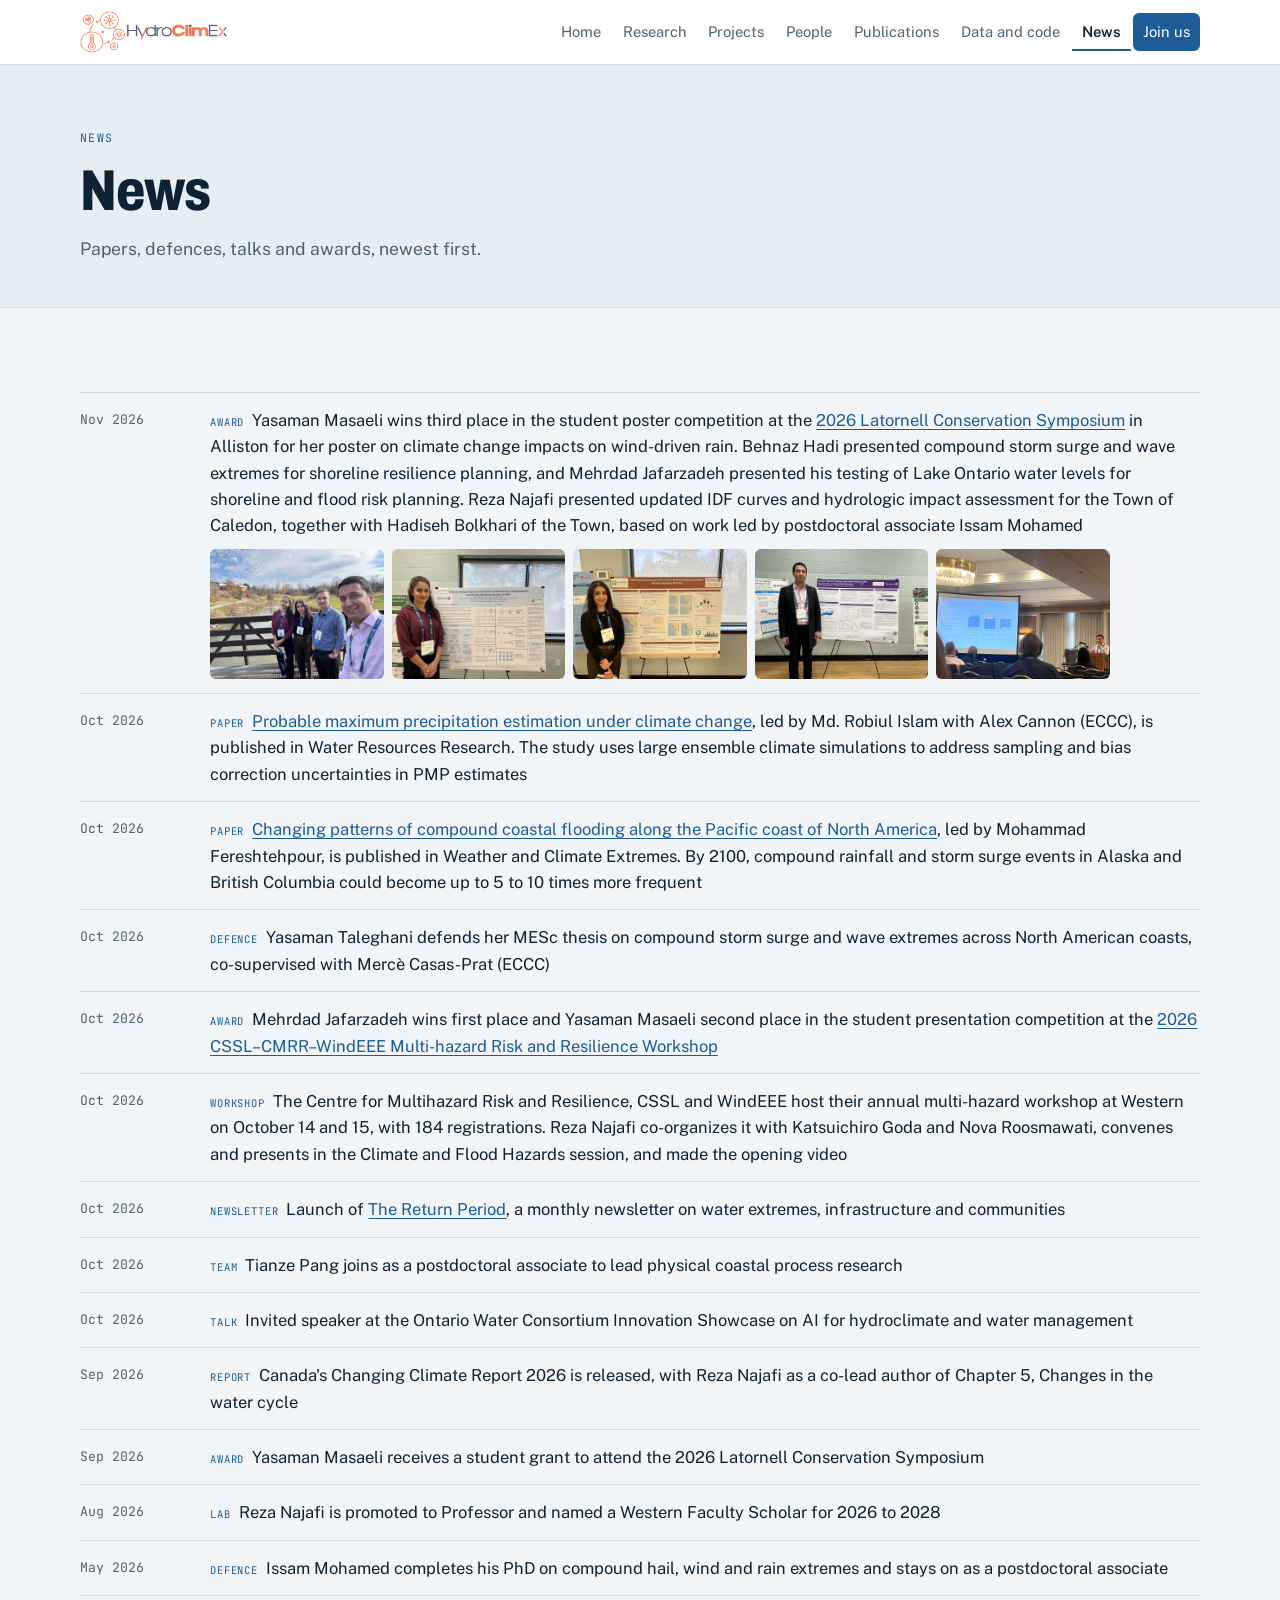
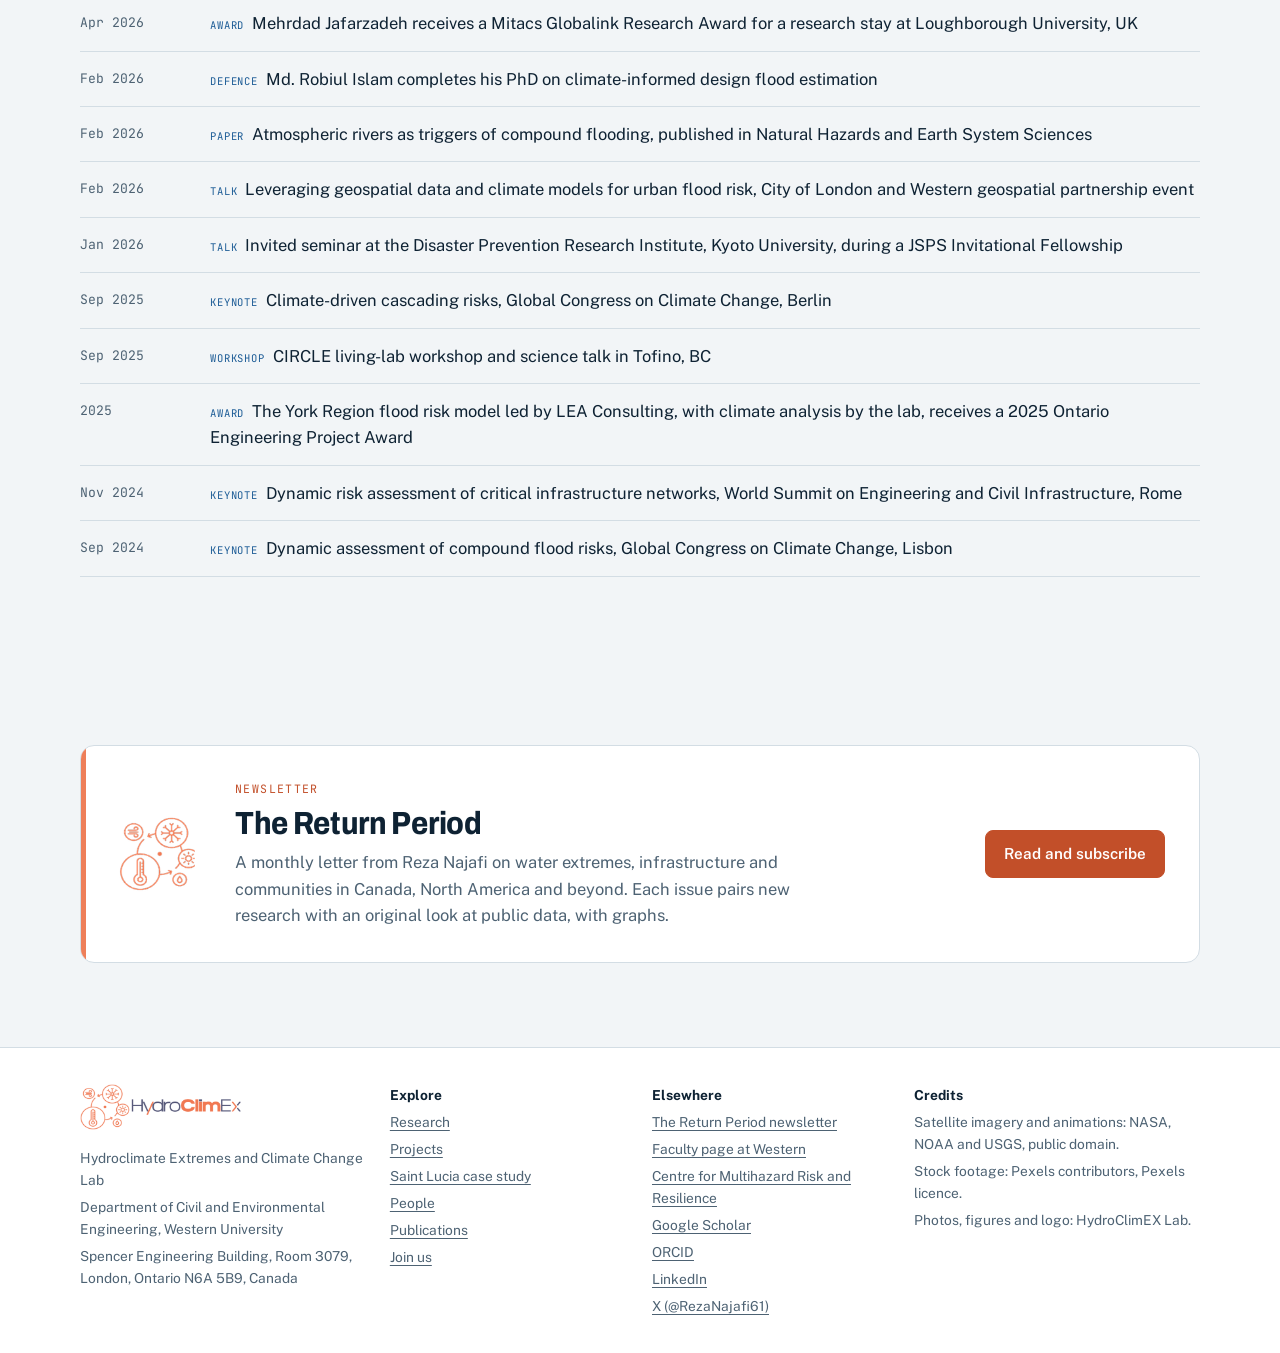
<file: news.html>
<!doctype html>
<html lang="en">
<head>
<meta charset="utf-8">
<meta name="viewport" content="width=device-width, initial-scale=1, viewport-fit=cover">
<title>News, HydroClimEX Lab</title>
<meta name="description" content="News from the HydroClimEX Lab: papers, defences, talks and awards.">
<link rel="preconnect" href="https://fonts.googleapis.com">
<link rel="preconnect" href="https://fonts.gstatic.com" crossorigin>
<link rel="stylesheet" href="https://fonts.googleapis.com/css2?family=Archivo:wdth,wght@62..125,400..800&family=Public+Sans:ital,wght@0,400..700;1,400&family=JetBrains+Mono:wght@400;500&display=swap">
<link rel="canonical" href="https://hydroclimex.ca/news.html">
<meta property="og:type" content="website">
<meta property="og:site_name" content="HydroClimEX Lab">
<meta property="og:title" content="News, HydroClimEX Lab">
<meta property="og:description" content="News from the HydroClimEX Lab: papers, defences, talks and awards.">
<meta property="og:url" content="https://hydroclimex.ca/news.html">
<meta property="og:image" content="https://hydroclimex.ca/img/photos/middlesex-2024.jpg">
<meta name="twitter:card" content="summary_large_image">
<link rel="icon" type="image/png" href="img/brand/favicon.png">
<link rel="stylesheet" href="assets/site.css">
<!-- Cloudflare Web Analytics --><script defer src="https://static.cloudflareinsights.com/beacon.min.js" data-cf-beacon='{"token": "969657aafaae4913b0bdd10236ce3ab5"}'></script><!-- End Cloudflare Web Analytics -->
</head>
<body>
<header class="top"><div class="wrap">
<a class="brand" href="index.html" aria-label="HydroClimEX Lab, home"><img class="lg lg-light" src="img/brand/logo-light.png" alt="HydroClimEx" width="498" height="142"><img class="lg lg-dark" src="img/brand/logo-dark.png" alt="" width="498" height="142"><span class="bt"><small>Hydroclimate Extremes Lab</small><small>Western University</small></span></a>
<button class="menu-btn" type="button" aria-expanded="false" aria-controls="mainnav">Menu</button>
<nav class="main" id="mainnav" aria-label="Main"><a href="index.html">Home</a><a href="research.html">Research</a><a href="projects.html">Projects</a><a href="people.html">People</a><a href="publications.html">Publications</a><a href="data.html">Data and code</a><a href="news.html" aria-current="page">News</a><a class="join" href="join.html">Join us</a></nav>
</div></header>
<main>
<section class="page-head"><div class="wrap">
<p class="eyebrow">News</p><h1>News</h1><p class="lede">Papers, defences, talks and awards, newest first.</p></div></section>
<section><div class="wrap"><ul class="news"><li><time datetime="2026-11">Nov 2026</time><div><p><span class="k">Award</span>Yasaman Masaeli wins third place in the student poster competition at the <a href="https://www.latornell.ca/" target="_blank" rel="noopener">2026 Latornell Conservation Symposium</a> in Alliston for her poster on climate change impacts on wind-driven rain. Behnaz Hadi presented compound storm surge and wave extremes for shoreline resilience planning, and Mehrdad Jafarzadeh presented his testing of Lake Ontario water levels for shoreline and flood risk planning. Reza Najafi presented updated IDF curves and hydrologic impact assessment for the Town of Caledon, together with Hadiseh Bolkhari of the Town, based on work led by postdoctoral associate Issam Mohamed</p><div class="news-pics"><img src="img/photos/latornell-2026-group.jpg" alt="Reza Najafi with Yasaman Masaeli, Behnaz Hadi and Mehrdad Jafarzadeh at Latornell" loading="lazy" width="1600" height="1200"><img src="img/photos/latornell-2026-yasaman.jpg" alt="Yasaman Masaeli with her poster" loading="lazy" width="1600" height="1200"><img src="img/photos/latornell-2026-behnaz.jpg" alt="Behnaz Hadi with her poster" loading="lazy" width="1600" height="1200"><img src="img/photos/latornell-2026-mehrdad.jpg" alt="Mehrdad Jafarzadeh with his poster" loading="lazy" width="1600" height="1200"><img src="img/photos/latornell-2026-talk.jpg" alt="Reza Najafi presenting at Latornell" loading="lazy" width="1600" height="1200"></div></div></li><li><time datetime="2026-10">Oct 2026</time><p><span class="k">Paper</span><a href="https://doi.org/10.1029/2026WR043507" target="_blank" rel="noopener">Probable maximum precipitation estimation under climate change</a>, led by Md. Robiul Islam with Alex Cannon (ECCC), is published in Water Resources Research. The study uses large ensemble climate simulations to address sampling and bias correction uncertainties in PMP estimates</p></li><li><time datetime="2026-10">Oct 2026</time><p><span class="k">Paper</span><a href="https://doi.org/10.1016/j.wace.2026.100963" target="_blank" rel="noopener">Changing patterns of compound coastal flooding along the Pacific coast of North America</a>, led by Mohammad Fereshtehpour, is published in Weather and Climate Extremes. By 2100, compound rainfall and storm surge events in Alaska and British Columbia could become up to 5 to 10 times more frequent</p></li><li><time datetime="2026-10">Oct 2026</time><p><span class="k">Defence</span>Yasaman Taleghani defends her MESc thesis on compound storm surge and wave extremes across North American coasts, co-supervised with Mercè Casas-Prat (ECCC)</p></li><li><time datetime="2026-10">Oct 2026</time><p><span class="k">Award</span>Mehrdad Jafarzadeh wins first place and Yasaman Masaeli second place in the student presentation competition at the <a href="https://www.uwo.ca/multihazard_risk_resilience/events/2026_western_workshop/index.html" target="_blank" rel="noopener">2026 CSSL–CMRR–WindEEE Multi-hazard Risk and Resilience Workshop</a></p></li><li><time datetime="2026-10">Oct 2026</time><p><span class="k">Workshop</span>The Centre for Multihazard Risk and Resilience, CSSL and WindEEE host their annual multi-hazard workshop at Western on October 14 and 15, with 184 registrations. Reza Najafi co-organizes it with Katsuichiro Goda and Nova Roosmawati, convenes and presents in the Climate and Flood Hazards session, and made the opening video</p></li><li><time datetime="2026-10">Oct 2026</time><p><span class="k">Newsletter</span>Launch of <a href="https://returnperiod.substack.com/" target="_blank" rel="noopener">The Return Period</a>, a monthly newsletter on water extremes, infrastructure and communities</p></li><li><time datetime="2026-10">Oct 2026</time><p><span class="k">Team</span>Tianze Pang joins as a postdoctoral associate to lead physical coastal process research</p></li><li><time datetime="2026-10">Oct 2026</time><p><span class="k">Talk</span>Invited speaker at the Ontario Water Consortium Innovation Showcase on AI for hydroclimate and water management</p></li><li><time datetime="2026-09">Sep 2026</time><p><span class="k">Report</span>Canada's Changing Climate Report 2026 is released, with Reza Najafi as a co-lead author of Chapter 5, Changes in the water cycle</p></li><li><time datetime="2026-09">Sep 2026</time><p><span class="k">Award</span>Yasaman Masaeli receives a student grant to attend the 2026 Latornell Conservation Symposium</p></li><li><time datetime="2026-08">Aug 2026</time><p><span class="k">Lab</span>Reza Najafi is promoted to Professor and named a Western Faculty Scholar for 2026 to 2028</p></li><li><time datetime="2026-05">May 2026</time><p><span class="k">Defence</span>Issam Mohamed completes his PhD on compound hail, wind and rain extremes and stays on as a postdoctoral associate</p></li><li><time datetime="2026-04">Apr 2026</time><p><span class="k">Award</span>Mehrdad Jafarzadeh receives a Mitacs Globalink Research Award for a research stay at Loughborough University, UK</p></li><li><time datetime="2026-02">Feb 2026</time><p><span class="k">Defence</span>Md. Robiul Islam completes his PhD on climate-informed design flood estimation</p></li><li><time datetime="2026-02">Feb 2026</time><p><span class="k">Paper</span>Atmospheric rivers as triggers of compound flooding, published in Natural Hazards and Earth System Sciences</p></li><li><time datetime="2026-02">Feb 2026</time><p><span class="k">Talk</span>Leveraging geospatial data and climate models for urban flood risk, City of London and Western geospatial partnership event</p></li><li><time datetime="2026-01">Jan 2026</time><p><span class="k">Talk</span>Invited seminar at the Disaster Prevention Research Institute, Kyoto University, during a JSPS Invitational Fellowship</p></li><li><time datetime="2025-09">Sep 2025</time><p><span class="k">Keynote</span>Climate-driven cascading risks, Global Congress on Climate Change, Berlin</p></li><li><time datetime="2025-09">Sep 2025</time><p><span class="k">Workshop</span>CIRCLE living-lab workshop and science talk in Tofino, BC</p></li><li><time datetime="2025-06">2025</time><p><span class="k">Award</span>The York Region flood risk model led by LEA Consulting, with climate analysis by the lab, receives a 2025 Ontario Engineering Project Award</p></li><li><time datetime="2024-11">Nov 2024</time><p><span class="k">Keynote</span>Dynamic risk assessment of critical infrastructure networks, World Summit on Engineering and Civil Infrastructure, Rome</p></li><li><time datetime="2024-09">Sep 2024</time><p><span class="k">Keynote</span>Dynamic assessment of compound flood risks, Global Congress on Climate Change, Lisbon</p></li></ul></div></section>
<section>
  <div class="wrap">
    <div class="nlband">
      <img class="mark" src="img/brand/icon.png" alt="" width="128" height="128">
      <div class="prose" style="gap:8px"><p class="eyebrow" style="color:var(--signal)">Newsletter</p><h2>The Return Period</h2><p>A monthly letter from Reza Najafi on water extremes, infrastructure and communities in Canada, North America and beyond. Each issue pairs new research with an original look at public data, with graphs.</p></div>
      <div class="btns"><a class="btn primary" href="https://returnperiod.substack.com/" target="_blank" rel="noopener">Read and subscribe</a></div>
    </div>
  </div>
</section>


</main>
<footer><div class="wrap">
<div><a class="flogo" href="index.html" aria-label="HydroClimEX Lab, home"><img class="lg lg-light" src="img/brand/logo-light.png" alt="HydroClimEx" width="498" height="142"><img class="lg lg-dark" src="img/brand/logo-dark.png" alt="" width="498" height="142"></a><span>Hydroclimate Extremes and Climate Change Lab</span><span>Department of Civil and Environmental Engineering, Western University</span><span>Spencer Engineering Building, Room 3079, London, Ontario N6A 5B9, Canada</span></div>
<div><b>Explore</b><a href="research.html">Research</a><a href="projects.html">Projects</a><a href="saint-lucia.html">Saint Lucia case study</a><a href="people.html">People</a><a href="publications.html">Publications</a><a href="join.html">Join us</a></div>
<div><b>Elsewhere</b><a href="https://returnperiod.substack.com/" target="_blank" rel="noopener">The Return Period newsletter</a><a href="https://www.eng.uwo.ca/civil/faculty/najafi_m/" target="_blank" rel="noopener">Faculty page at Western</a><a href="https://www.uwo.ca/multihazard_risk_resilience/index.html" target="_blank" rel="noopener">Centre for Multihazard Risk and Resilience</a><a href="https://scholar.google.ca/citations?user=OrbZSMcAAAAJ&amp;hl=en" target="_blank" rel="noopener">Google Scholar</a><a href="https://orcid.org/0000-0002-1652-3135" target="_blank" rel="noopener">ORCID</a><a href="https://www.linkedin.com/in/mohammad-reza-najafi-26027255/" target="_blank" rel="noopener">LinkedIn</a><a href="https://x.com/RezaNajafi61" target="_blank" rel="noopener">X (@RezaNajafi61)</a></div>
<div><b>Credits</b><span>Satellite imagery and animations: NASA, NOAA and USGS, public domain.</span><span>Stock footage: Pexels contributors, Pexels licence.</span><span>Photos, figures and logo: HydroClimEX Lab.</span></div>
</div></footer>
<script src="assets/site.js"></script>
</body>
</html>
</file>
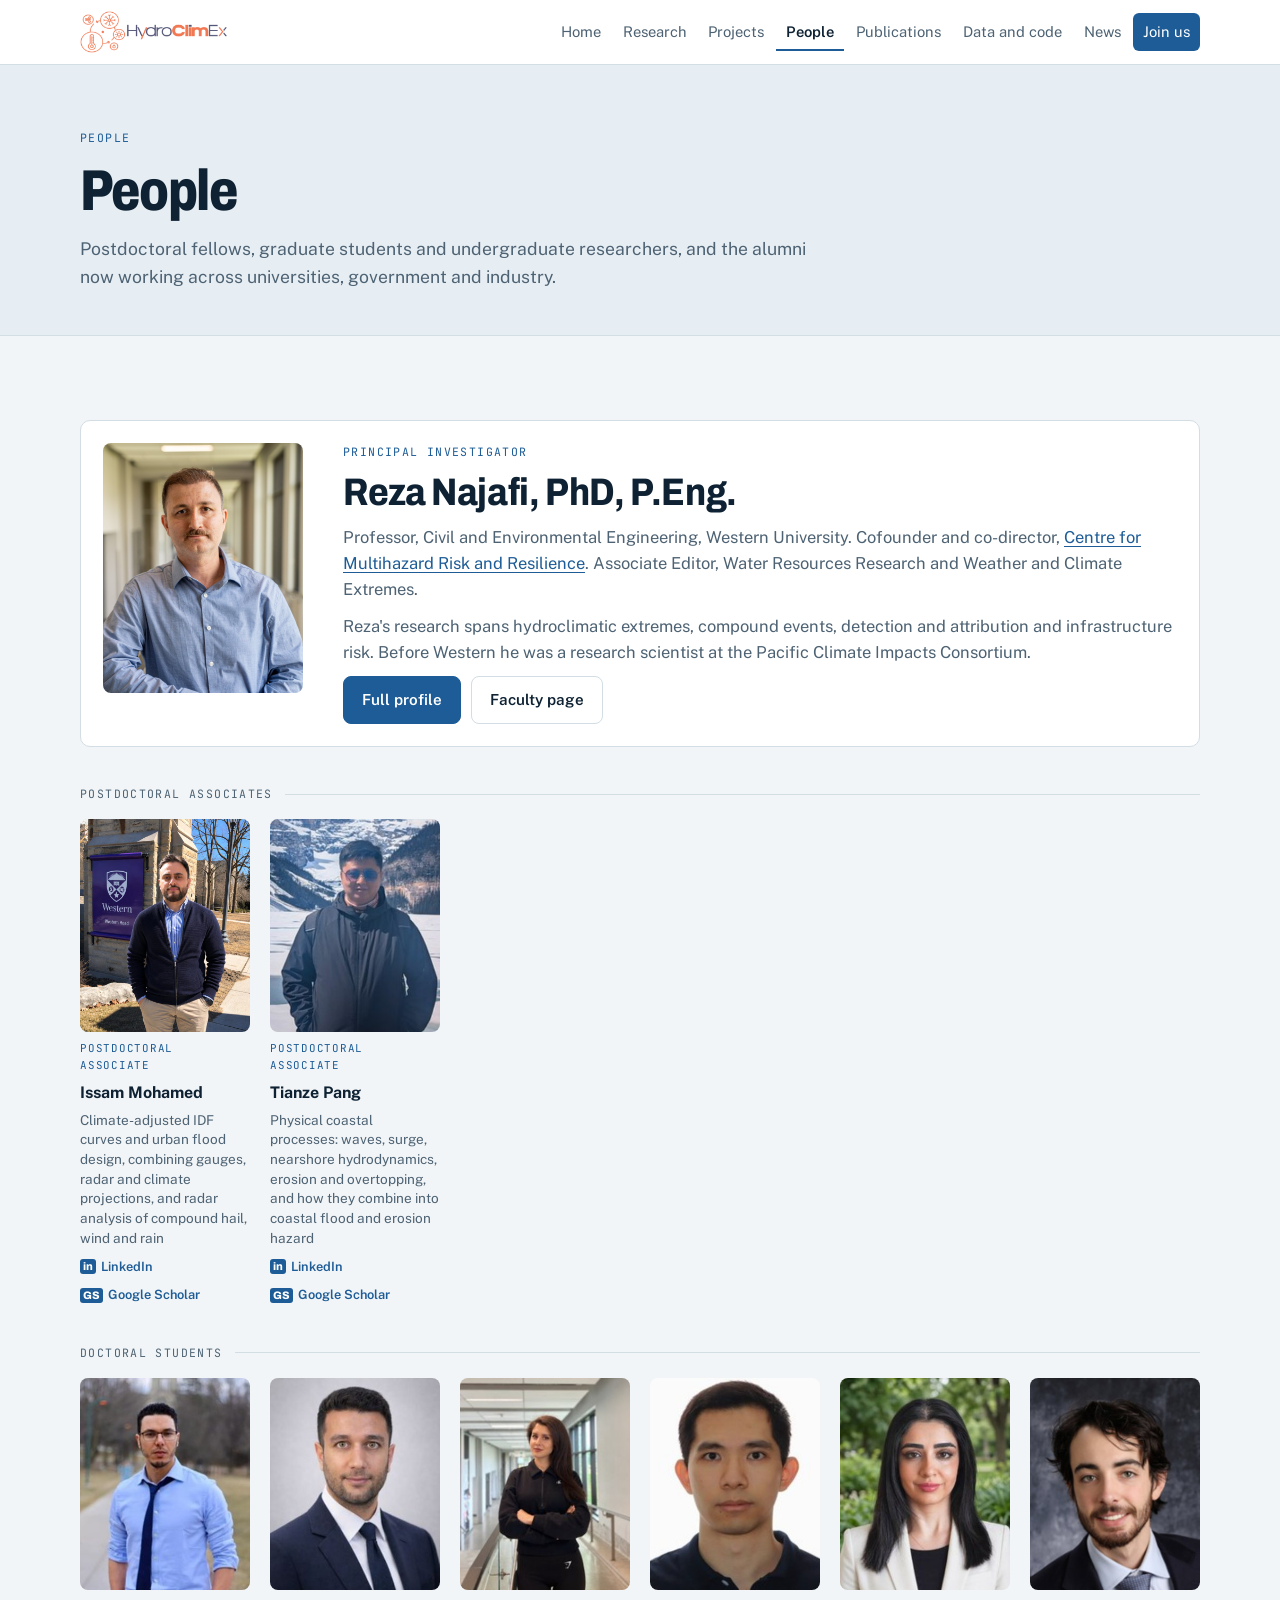
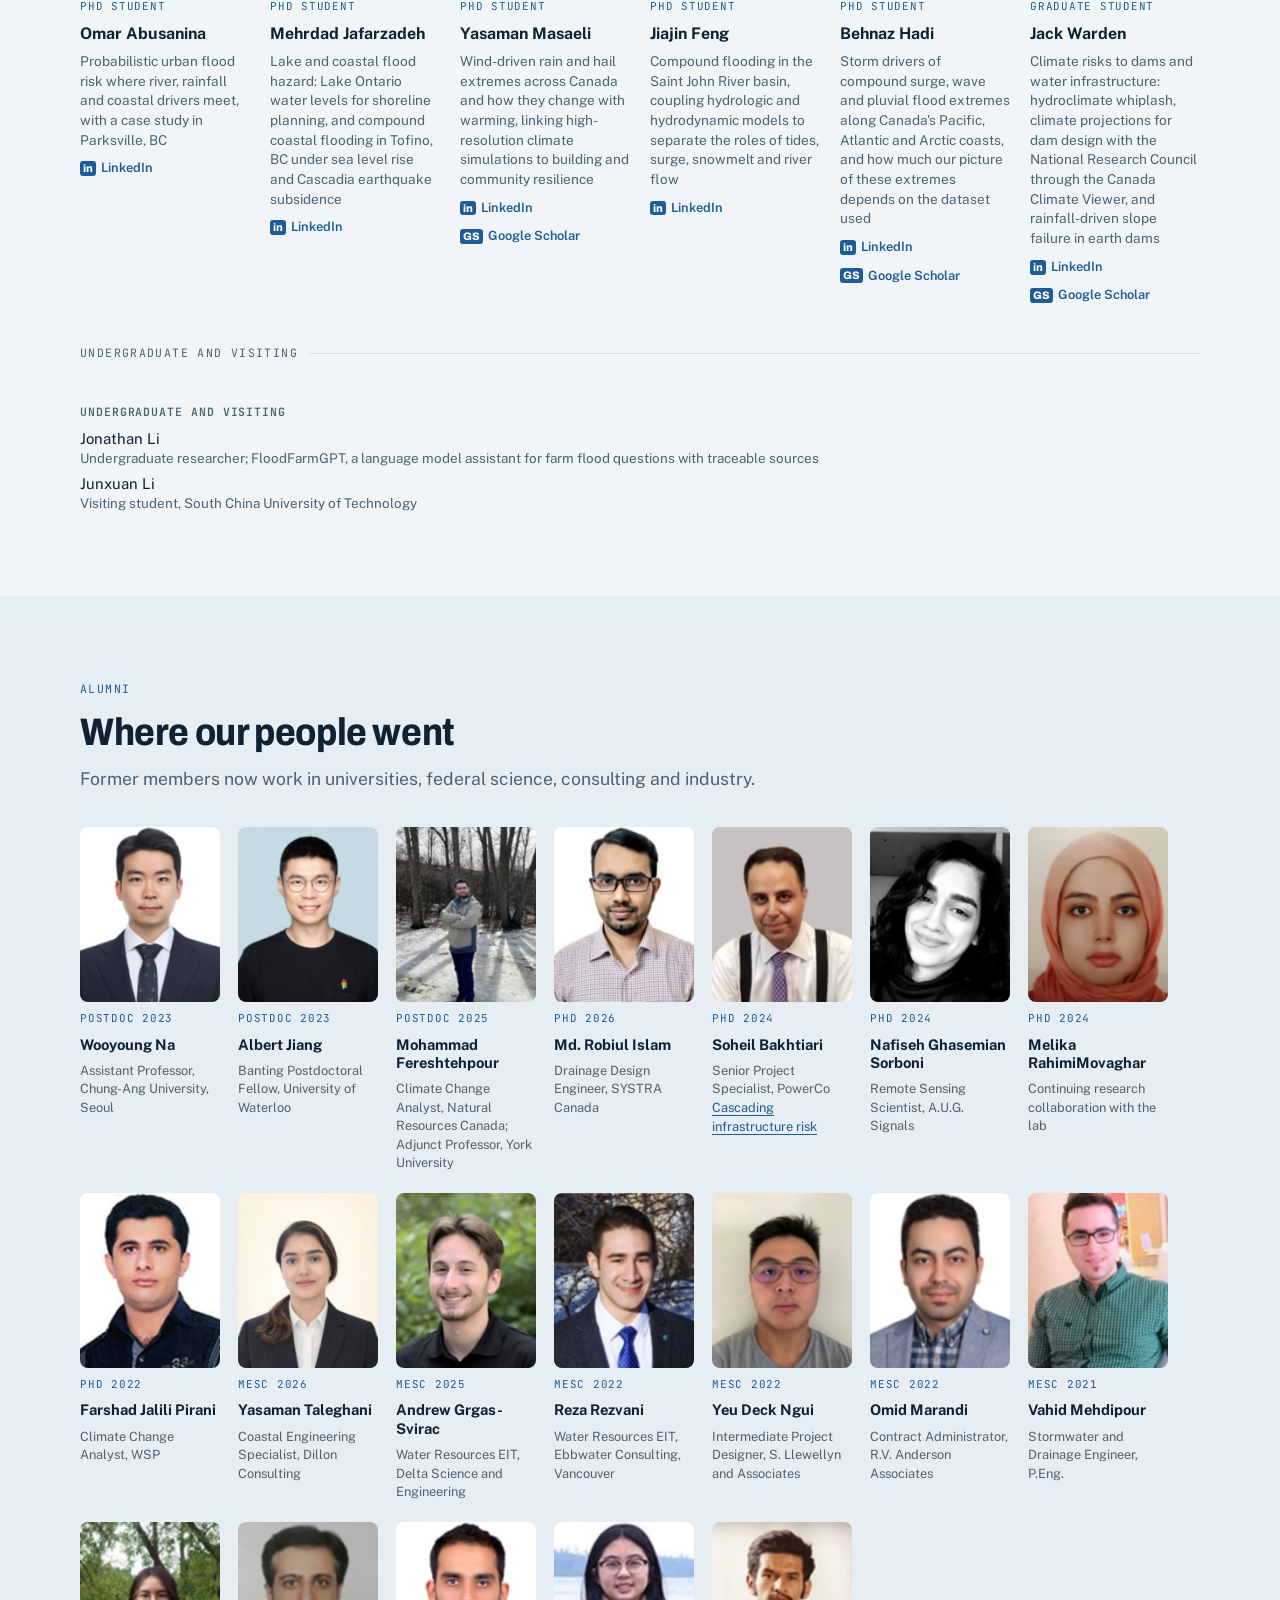
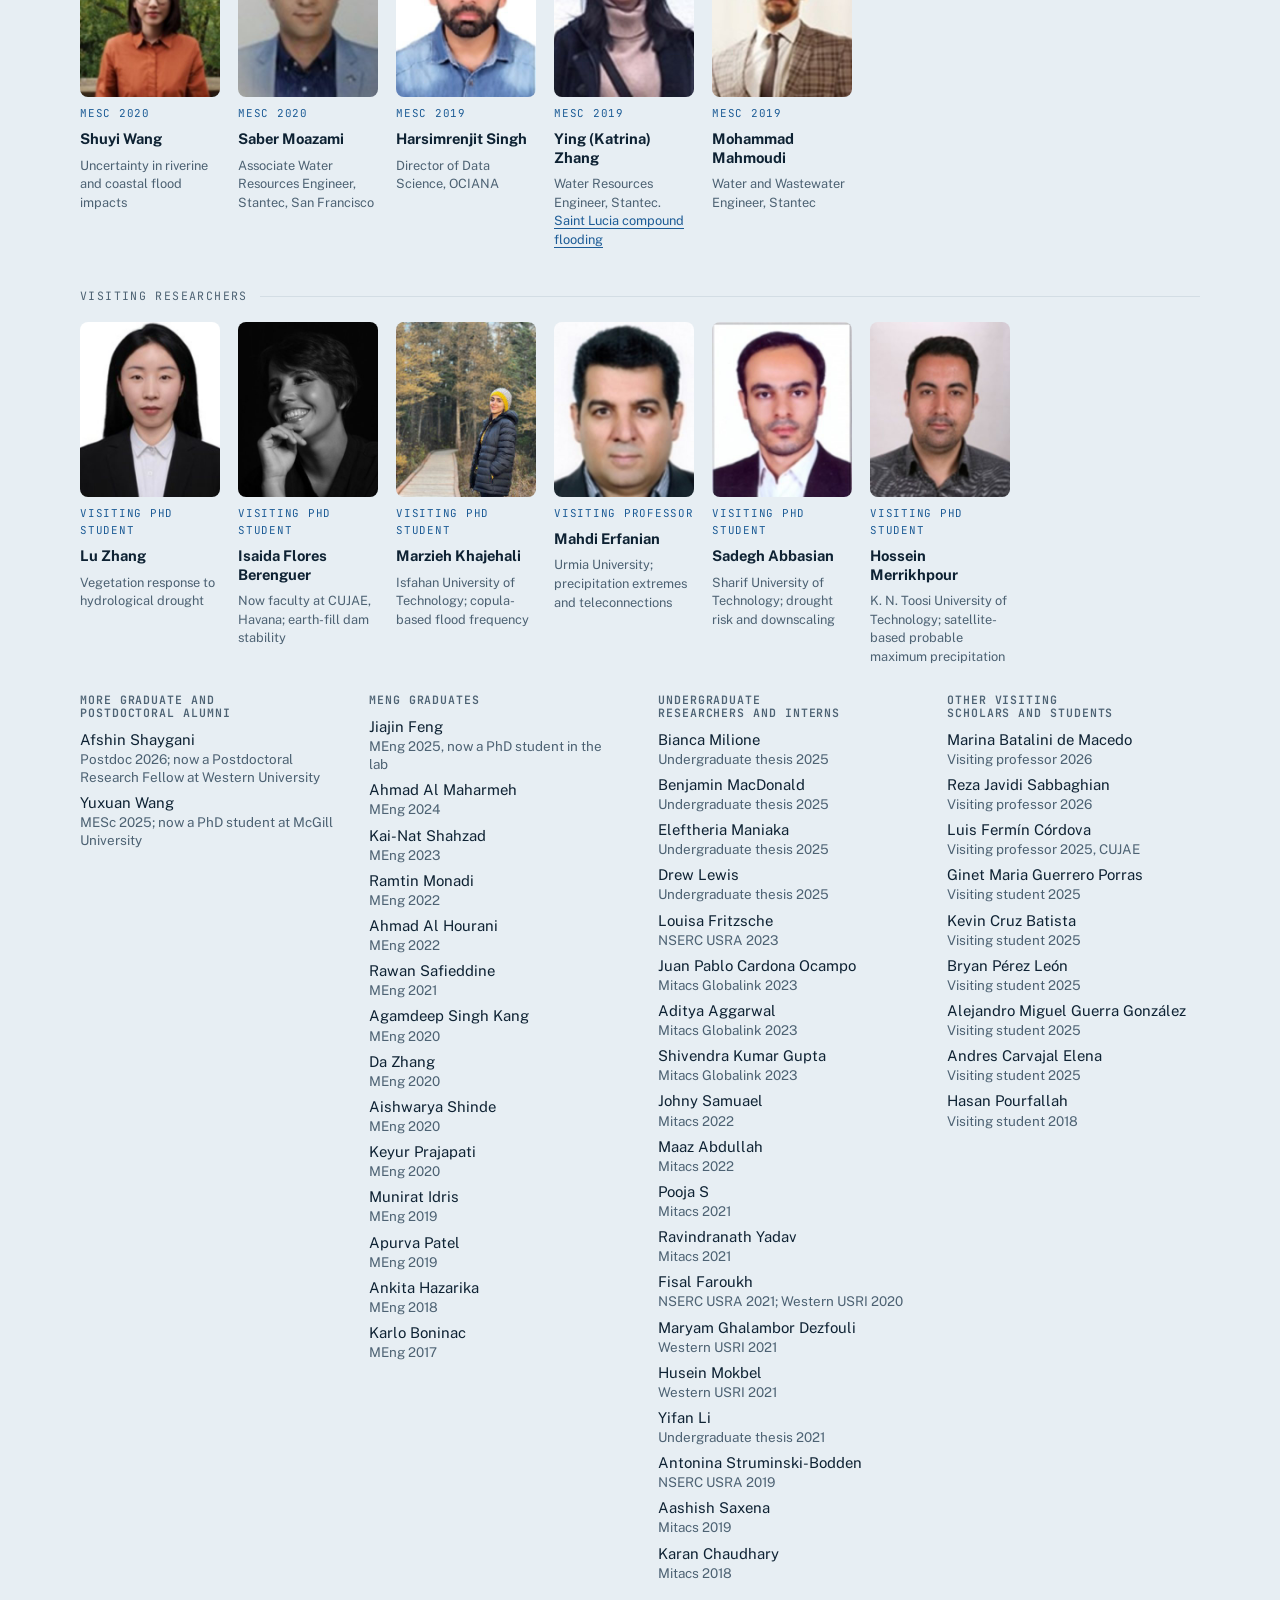
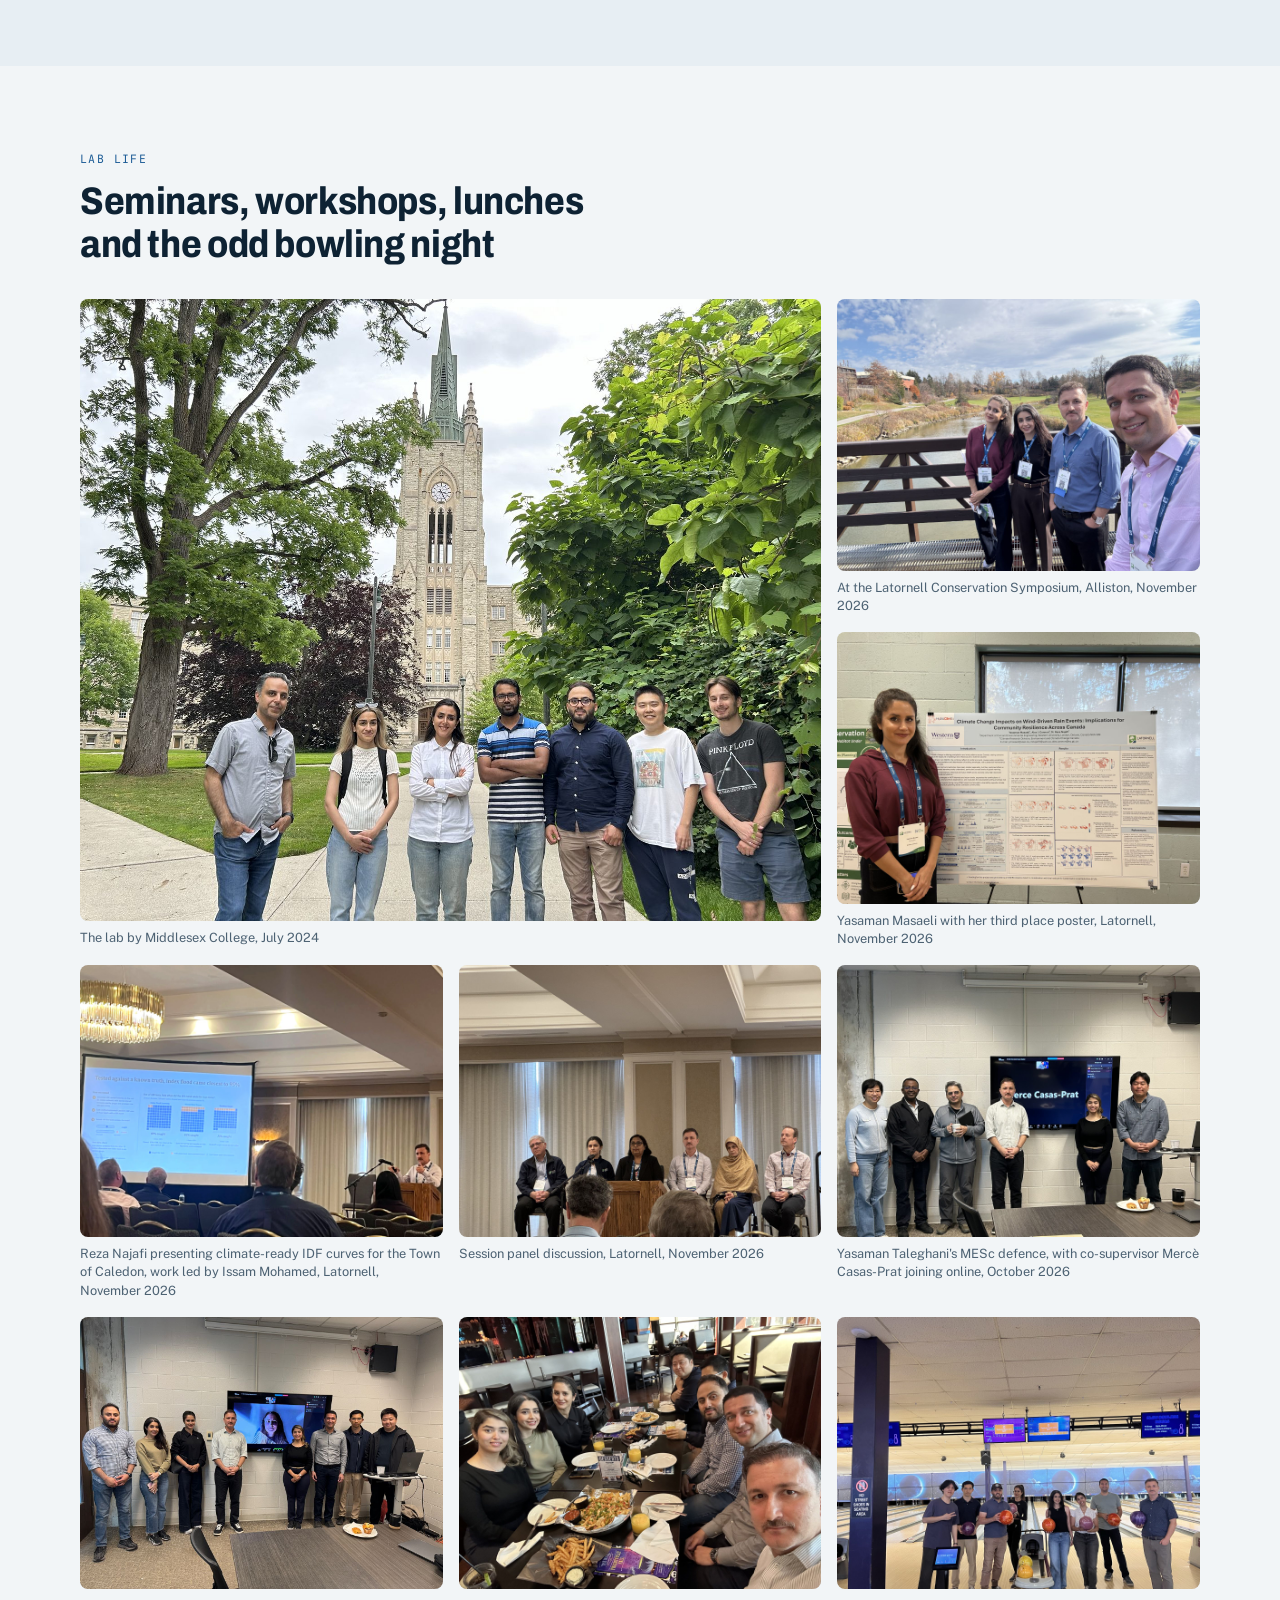
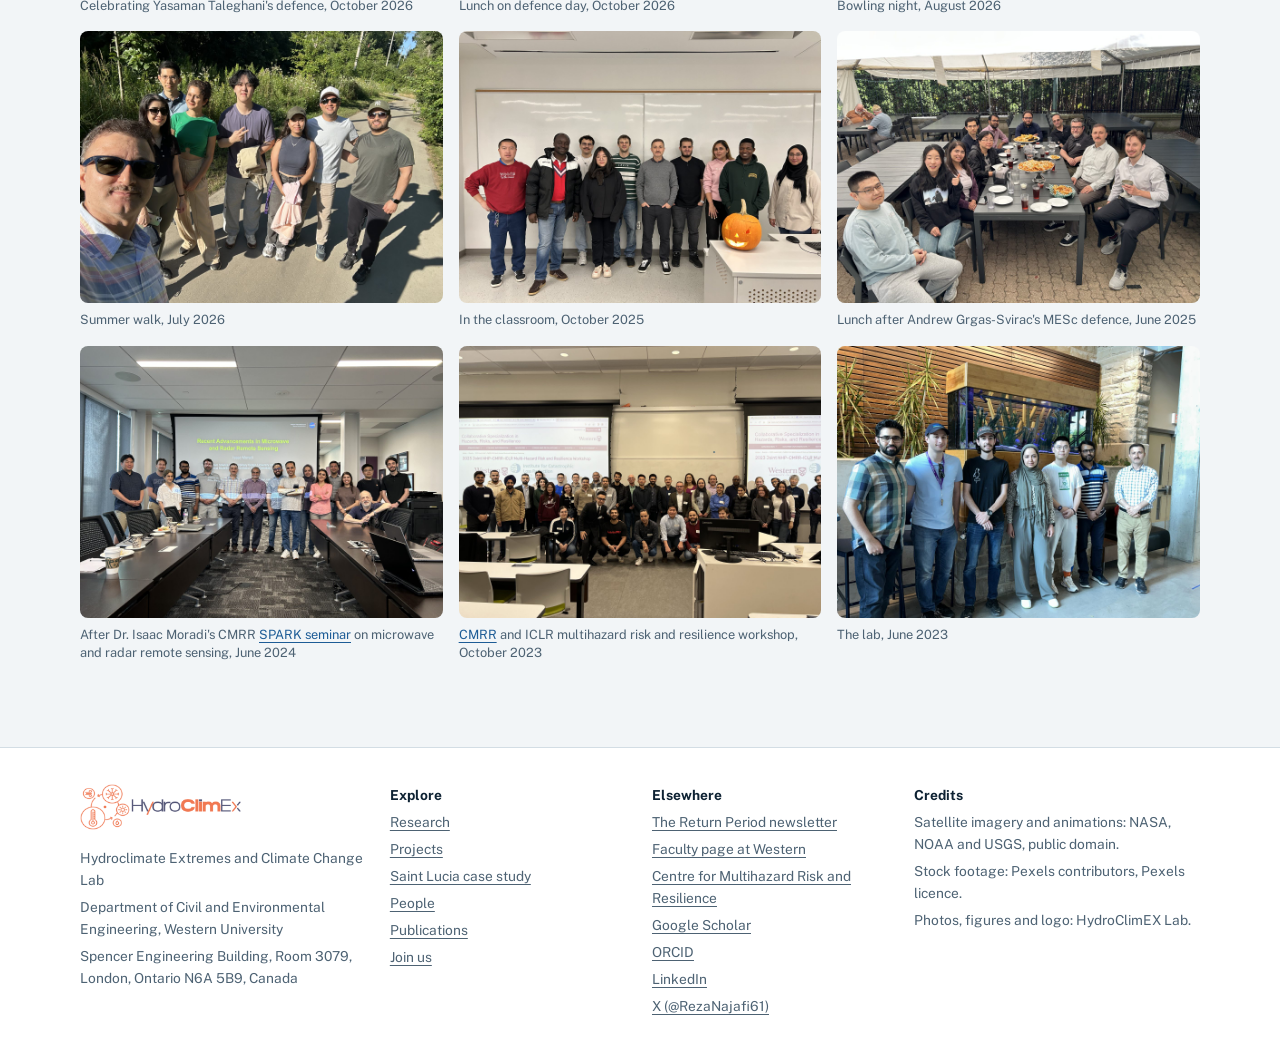
<file: people.html>
<!doctype html>
<html lang="en">
<head>
<meta charset="utf-8">
<meta name="viewport" content="width=device-width, initial-scale=1, viewport-fit=cover">
<title>People, HydroClimEX Lab</title>
<meta name="description" content="Members and alumni of the HydroClimEX Lab at Western University.">
<link rel="preconnect" href="https://fonts.googleapis.com">
<link rel="preconnect" href="https://fonts.gstatic.com" crossorigin>
<link rel="stylesheet" href="https://fonts.googleapis.com/css2?family=Archivo:wdth,wght@62..125,400..800&family=Public+Sans:ital,wght@0,400..700;1,400&family=JetBrains+Mono:wght@400;500&display=swap">
<link rel="canonical" href="https://hydroclimex.ca/people.html">
<meta property="og:type" content="website">
<meta property="og:site_name" content="HydroClimEX Lab">
<meta property="og:title" content="People, HydroClimEX Lab">
<meta property="og:description" content="Members and alumni of the HydroClimEX Lab at Western University.">
<meta property="og:url" content="https://hydroclimex.ca/people.html">
<meta property="og:image" content="https://hydroclimex.ca/img/photos/middlesex-2024.jpg">
<meta name="twitter:card" content="summary_large_image">
<link rel="icon" type="image/png" href="img/brand/favicon.png">
<link rel="stylesheet" href="assets/site.css">
<!-- Cloudflare Web Analytics --><script defer src="https://static.cloudflareinsights.com/beacon.min.js" data-cf-beacon='{"token": "969657aafaae4913b0bdd10236ce3ab5"}'></script><!-- End Cloudflare Web Analytics -->
</head>
<body>
<header class="top"><div class="wrap">
<a class="brand" href="index.html" aria-label="HydroClimEX Lab, home"><img class="lg lg-light" src="img/brand/logo-light.png" alt="HydroClimEx" width="498" height="142"><img class="lg lg-dark" src="img/brand/logo-dark.png" alt="" width="498" height="142"><span class="bt"><small>Hydroclimate Extremes Lab</small><small>Western University</small></span></a>
<button class="menu-btn" type="button" aria-expanded="false" aria-controls="mainnav">Menu</button>
<nav class="main" id="mainnav" aria-label="Main"><a href="index.html">Home</a><a href="research.html">Research</a><a href="projects.html">Projects</a><a href="people.html" aria-current="page">People</a><a href="publications.html">Publications</a><a href="data.html">Data and code</a><a href="news.html">News</a><a class="join" href="join.html">Join us</a></nav>
</div></header>
<main>
<section class="page-head"><div class="wrap">
<p class="eyebrow">People</p><h1>People</h1><p class="lede">Postdoctoral fellows, graduate students and undergraduate researchers, and the alumni now working across universities, government and industry.</p></div></section>
<section>
<div class="wrap">
  <div class="pi-card">
    <img src="img/people/reza-najafi.jpg" alt="Portrait of Professor Reza Najafi" width="640" height="800">
    <div class="txt">
      <p class="eyebrow">Principal investigator</p>
      <h2>Reza Najafi, PhD, P.Eng.</h2>
      <p class="muted">Professor, Civil and Environmental Engineering, Western University. Cofounder and co-director, <a href="https://www.uwo.ca/multihazard_risk_resilience/index.html" target="_blank" rel="noopener">Centre for Multihazard Risk and Resilience</a>. Associate Editor, Water Resources Research and Weather and Climate Extremes.</p>
      <p class="muted">Reza's research spans hydroclimatic extremes, compound events, detection and attribution and infrastructure risk. Before Western he was a research scientist at the Pacific Climate Impacts Consortium.</p>
      <div class="btns"><a class="btn primary" href="reza-najafi.html">Full profile</a><a class="btn" href="https://www.eng.uwo.ca/civil/faculty/najafi_m/" target="_blank" rel="noopener">Faculty page</a></div>
    </div>
  </div>
  <p class="group-label">Postdoctoral associates</p><div class="people"><div class="person"><img src="img/people/issam-mohamed.jpg" alt="Portrait of Issam Mohamed" loading="lazy" width="320" height="400"><span class="r">Postdoctoral associate</span><b>Issam Mohamed</b><p>Climate-adjusted IDF curves and urban flood design, combining gauges, radar and climate projections, and radar analysis of compound hail, wind and rain</p><a class="plink" href="https://www.linkedin.com/in/issam-mohamed-p-eng-phd-10ab20105/" target="_blank" rel="noopener" aria-label="Issam Mohamed on LinkedIn">LinkedIn</a><a class="plink gs" href="https://scholar.google.com/citations?user=ER57iLsAAAAJ&amp;hl=en" target="_blank" rel="noopener" aria-label="Issam Mohamed on Google Scholar">Google Scholar</a></div><div class="person"><img src="img/people/tianze-pang.jpg" alt="Portrait of Tianze Pang" loading="lazy" width="320" height="400"><span class="r">Postdoctoral associate</span><b>Tianze Pang</b><p>Physical coastal processes: waves, surge, nearshore hydrodynamics, erosion and overtopping, and how they combine into coastal flood and erosion hazard</p><a class="plink" href="https://www.linkedin.com/in/tianze-pang-626571205/" target="_blank" rel="noopener" aria-label="Tianze Pang on LinkedIn">LinkedIn</a><a class="plink gs" href="https://scholar.google.com/citations?user=p53rmC4AAAAJ&amp;hl=en" target="_blank" rel="noopener" aria-label="Tianze Pang on Google Scholar">Google Scholar</a></div></div><p class="group-label">Doctoral students</p><div class="people"><div class="person"><img src="img/people/omar-abusanina.jpg" alt="Portrait of Omar Abusanina" loading="lazy" width="320" height="400"><span class="r">PhD student</span><b>Omar Abusanina</b><p>Probabilistic urban flood risk where river, rainfall and coastal drivers meet, with a case study in Parksville, BC</p><a class="plink" href="https://www.linkedin.com/in/omar-abusanina-741bb9126/" target="_blank" rel="noopener" aria-label="Omar Abusanina on LinkedIn">LinkedIn</a></div><div class="person"><img src="img/people/mehrdad-jafarzadeh.jpg" alt="Portrait of Mehrdad Jafarzadeh" loading="lazy" width="320" height="400"><span class="r">PhD student</span><b>Mehrdad Jafarzadeh</b><p>Lake and coastal flood hazard: Lake Ontario water levels for shoreline planning, and compound coastal flooding in Tofino, BC under sea level rise and Cascadia earthquake subsidence</p><a class="plink" href="https://www.linkedin.com/in/mehrdad-jafarzadeh/" target="_blank" rel="noopener" aria-label="Mehrdad Jafarzadeh on LinkedIn">LinkedIn</a></div><div class="person"><img src="img/people/yasaman-masaeli.jpg" alt="Portrait of Yasaman Masaeli" loading="lazy" width="320" height="400"><span class="r">PhD student</span><b>Yasaman Masaeli</b><p>Wind-driven rain and hail extremes across Canada and how they change with warming, linking high-resolution climate simulations to building and community resilience</p><a class="plink" href="https://www.linkedin.com/in/yasaman-masaeli-a2214220b/" target="_blank" rel="noopener" aria-label="Yasaman Masaeli on LinkedIn">LinkedIn</a><a class="plink gs" href="https://scholar.google.com/citations?user=tICv9joAAAAJ&amp;hl=en" target="_blank" rel="noopener" aria-label="Yasaman Masaeli on Google Scholar">Google Scholar</a></div><div class="person"><img src="img/people/jiajin-feng.jpg" alt="Portrait of Jiajin Feng" loading="lazy" width="320" height="400"><span class="r">PhD student</span><b>Jiajin Feng</b><p>Compound flooding in the Saint John River basin, coupling hydrologic and hydrodynamic models to separate the roles of tides, surge, snowmelt and river flow</p><a class="plink" href="https://www.linkedin.com/in/jiajin-feng-37a446296/" target="_blank" rel="noopener" aria-label="Jiajin Feng on LinkedIn">LinkedIn</a></div><div class="person"><img src="img/people/behnaz-hadi.jpg" alt="Portrait of Behnaz Hadi" loading="lazy" width="320" height="400"><span class="r">PhD student</span><b>Behnaz Hadi</b><p>Storm drivers of compound surge, wave and pluvial flood extremes along Canada's Pacific, Atlantic and Arctic coasts, and how much our picture of these extremes depends on the dataset used</p><a class="plink" href="https://www.linkedin.com/in/behnaz-hadi/" target="_blank" rel="noopener" aria-label="Behnaz Hadi on LinkedIn">LinkedIn</a><a class="plink gs" href="https://scholar.google.com/citations?user=1LMr3hcAAAAJ&amp;hl=en" target="_blank" rel="noopener" aria-label="Behnaz Hadi on Google Scholar">Google Scholar</a></div><div class="person"><img src="img/people/jack-warden.jpg" alt="Portrait of Jack Warden" loading="lazy" width="320" height="400"><span class="r">Graduate student</span><b>Jack Warden</b><p>Climate risks to dams and water infrastructure: hydroclimate whiplash, climate projections for dam design with the National Research Council through the Canada Climate Viewer, and rainfall-driven slope failure in earth dams</p><a class="plink" href="https://www.linkedin.com/in/jackwarden/" target="_blank" rel="noopener" aria-label="Jack Warden on LinkedIn">LinkedIn</a><a class="plink gs" href="https://scholar.google.com/citations?user=CmvZDycAAAAJ&amp;hl=en" target="_blank" rel="noopener" aria-label="Jack Warden on Google Scholar">Google Scholar</a></div></div><p class="group-label">Undergraduate and visiting</p><div class="people"></div>
  <div class="namecols"><div><h3>Undergraduate and visiting</h3><ul><li>Jonathan Li <span>Undergraduate researcher; FloodFarmGPT, a language model assistant for farm flood questions with traceable sources</span></li><li>Junxuan Li <span>Visiting student, South China University of Technology</span></li></ul></div></div>
</div>
</section>
<section class="band">
<div class="wrap">
  <div class="sec-head"><p class="eyebrow">Alumni</p><h2>Where our people went</h2><p class="lede">Former members now work in universities, federal science, consulting and industry.</p></div>
  <div class="alumni"><div class="person"><img src="img/people/wooyoung-na.jpg" alt="Portrait of Wooyoung Na" loading="lazy" width="320" height="400"><span class="r">Postdoc 2023</span><b>Wooyoung Na</b><p>Assistant Professor, Chung-Ang University, Seoul</p></div><div class="person"><img src="img/people/albert-jiang.jpg" alt="Portrait of Albert Jiang" loading="lazy" width="320" height="400"><span class="r">Postdoc 2023</span><b>Albert Jiang</b><p>Banting Postdoctoral Fellow, University of Waterloo</p></div><div class="person"><img src="img/people/mohammad-fereshtehpour.jpg" alt="Portrait of Mohammad Fereshtehpour" loading="lazy" width="320" height="400"><span class="r">Postdoc 2025</span><b>Mohammad Fereshtehpour</b><p>Climate Change Analyst, Natural Resources Canada; Adjunct Professor, York University</p></div><div class="person"><img src="img/people/md-robiul-islam.jpg" alt="Portrait of Md. Robiul Islam" loading="lazy" width="320" height="400"><span class="r">PhD 2026</span><b>Md. Robiul Islam</b><p>Drainage Design Engineer, SYSTRA Canada</p></div><div class="person"><img src="img/people/soheil-bakhtiari.jpg" alt="Portrait of Soheil Bakhtiari" loading="lazy" width="320" height="400"><span class="r">PhD 2024</span><b>Soheil Bakhtiari</b><p>Senior Project Specialist, PowerCo <a href="saint-lucia.html">Cascading infrastructure risk</a></p></div><div class="person"><img src="img/people/nafiseh-ghasemian.jpg" alt="Portrait of Nafiseh Ghasemian Sorboni" loading="lazy" width="320" height="400"><span class="r">PhD 2024</span><b>Nafiseh Ghasemian Sorboni</b><p>Remote Sensing Scientist, A.U.G. Signals</p></div><div class="person"><img src="img/people/melika-rahimimovaghar.jpg" alt="Portrait of Melika RahimiMovaghar" loading="lazy" width="320" height="400"><span class="r">PhD 2024</span><b>Melika RahimiMovaghar</b><p>Continuing research collaboration with the lab</p></div><div class="person"><img src="img/people/farshad-jalili-pirani.jpg" alt="Portrait of Farshad Jalili Pirani" loading="lazy" width="320" height="400"><span class="r">PhD 2022</span><b>Farshad Jalili Pirani</b><p>Climate Change Analyst, WSP</p></div><div class="person"><img src="img/people/yasaman-taleghani.jpg" alt="Portrait of Yasaman Taleghani" loading="lazy" width="320" height="400"><span class="r">MESc 2026</span><b>Yasaman Taleghani</b><p>Coastal Engineering Specialist, Dillon Consulting</p></div><div class="person"><img src="img/people/andrew-grgas-svirac.jpg" alt="Portrait of Andrew Grgas-Svirac" loading="lazy" width="320" height="400"><span class="r">MESc 2025</span><b>Andrew Grgas-Svirac</b><p>Water Resources EIT, Delta Science and Engineering</p></div><div class="person"><img src="img/people/reza-rezvani.jpg" alt="Portrait of Reza Rezvani" loading="lazy" width="320" height="400"><span class="r">MESc 2022</span><b>Reza Rezvani</b><p>Water Resources EIT, Ebbwater Consulting, Vancouver</p></div><div class="person"><img src="img/people/yeu-deck-ngui.jpg" alt="Portrait of Yeu Deck Ngui" loading="lazy" width="320" height="400"><span class="r">MESc 2022</span><b>Yeu Deck Ngui</b><p>Intermediate Project Designer, S. Llewellyn and Associates</p></div><div class="person"><img src="img/people/omid-marandi.jpg" alt="Portrait of Omid Marandi" loading="lazy" width="320" height="400"><span class="r">MESc 2022</span><b>Omid Marandi</b><p>Contract Administrator, R.V. Anderson Associates</p></div><div class="person"><img src="img/people/vahid-mehdipour.jpg" alt="Portrait of Vahid Mehdipour" loading="lazy" width="320" height="400"><span class="r">MESc 2021</span><b>Vahid Mehdipour</b><p>Stormwater and Drainage Engineer, P.Eng.</p></div><div class="person"><img src="img/people/shuyi-wang.jpg" alt="Portrait of Shuyi Wang" loading="lazy" width="320" height="400"><span class="r">MESc 2020</span><b>Shuyi Wang</b><p>Uncertainty in riverine and coastal flood impacts</p></div><div class="person"><img src="img/people/saber-moazami.jpg" alt="Portrait of Saber Moazami" loading="lazy" width="320" height="400"><span class="r">MESc 2020</span><b>Saber Moazami</b><p>Associate Water Resources Engineer, Stantec, San Francisco</p></div><div class="person"><img src="img/people/harsimrenjit-singh.jpg" alt="Portrait of Harsimrenjit Singh" loading="lazy" width="320" height="400"><span class="r">MESc 2019</span><b>Harsimrenjit Singh</b><p>Director of Data Science, OCIANA</p></div><div class="person"><img src="img/people/ying-zhang.jpg" alt="Portrait of Ying (Katrina) Zhang" loading="lazy" width="320" height="400"><span class="r">MESc 2019</span><b>Ying (Katrina) Zhang</b><p>Water Resources Engineer, Stantec. <a href="saint-lucia.html">Saint Lucia compound flooding</a></p></div><div class="person"><img src="img/people/mohammad-mahmoudi.jpg" alt="Portrait of Mohammad Mahmoudi" loading="lazy" width="320" height="400"><span class="r">MESc 2019</span><b>Mohammad Mahmoudi</b><p>Water and Wastewater Engineer, Stantec</p></div></div>
  <p class="group-label">Visiting researchers</p>
  <div class="alumni"><div class="person"><img src="img/people/lu-zhang.jpg" alt="Portrait of Lu Zhang" loading="lazy" width="320" height="400"><span class="r">Visiting PhD student</span><b>Lu Zhang</b><p>Vegetation response to hydrological drought</p></div><div class="person"><img src="img/people/isaida-flores.jpg" alt="Portrait of Isaida Flores Berenguer" loading="lazy" width="320" height="400"><span class="r">Visiting PhD student</span><b>Isaida Flores Berenguer</b><p>Now faculty at CUJAE, Havana; earth-fill dam stability</p></div><div class="person"><img src="img/people/marzieh-khajehali.jpg" alt="Portrait of Marzieh Khajehali" loading="lazy" width="320" height="400"><span class="r">Visiting PhD student</span><b>Marzieh Khajehali</b><p>Isfahan University of Technology; copula-based flood frequency</p></div><div class="person"><img src="img/people/mehdi-erfanian.jpg" alt="Portrait of Mahdi Erfanian" loading="lazy" width="320" height="400"><span class="r">Visiting professor</span><b>Mahdi Erfanian</b><p>Urmia University; precipitation extremes and teleconnections</p></div><div class="person"><img src="img/people/sadegh-abbasian.jpg" alt="Portrait of Sadegh Abbasian" loading="lazy" width="320" height="400"><span class="r">Visiting PhD student</span><b>Sadegh Abbasian</b><p>Sharif University of Technology; drought risk and downscaling</p></div><div class="person"><img src="img/people/hossein-merrikhpour.jpg" alt="Portrait of Hossein Merrikhpour" loading="lazy" width="320" height="400"><span class="r">Visiting PhD student</span><b>Hossein Merrikhpour</b><p>K. N. Toosi University of Technology; satellite-based probable maximum precipitation</p></div></div>
  <div class="namecols"><div><h3>More graduate and postdoctoral alumni</h3><ul><li>Afshin Shaygani <span>Postdoc 2026; now a Postdoctoral Research Fellow at Western University</span></li><li>Yuxuan Wang <span>MESc 2025; now a PhD student at McGill University</span></li></ul></div><div><h3>MEng graduates</h3><ul><li>Jiajin Feng <span>MEng 2025, now a PhD student in the lab</span></li><li>Ahmad Al Maharmeh <span>MEng 2024</span></li><li>Kai-Nat Shahzad <span>MEng 2023</span></li><li>Ramtin Monadi <span>MEng 2022</span></li><li>Ahmad Al Hourani <span>MEng 2022</span></li><li>Rawan Safieddine <span>MEng 2021</span></li><li>Agamdeep Singh Kang <span>MEng 2020</span></li><li>Da Zhang <span>MEng 2020</span></li><li>Aishwarya Shinde <span>MEng 2020</span></li><li>Keyur Prajapati <span>MEng 2020</span></li><li>Munirat Idris <span>MEng 2019</span></li><li>Apurva Patel <span>MEng 2019</span></li><li>Ankita Hazarika <span>MEng 2018</span></li><li>Karlo Boninac <span>MEng 2017</span></li></ul></div><div><h3>Undergraduate researchers and interns</h3><ul><li>Bianca Milione <span>Undergraduate thesis 2025</span></li><li>Benjamin MacDonald <span>Undergraduate thesis 2025</span></li><li>Eleftheria Maniaka <span>Undergraduate thesis 2025</span></li><li>Drew Lewis <span>Undergraduate thesis 2025</span></li><li>Louisa Fritzsche <span>NSERC USRA 2023</span></li><li>Juan Pablo Cardona Ocampo <span>Mitacs Globalink 2023</span></li><li>Aditya Aggarwal <span>Mitacs Globalink 2023</span></li><li>Shivendra Kumar Gupta <span>Mitacs Globalink 2023</span></li><li>Johny Samuael <span>Mitacs 2022</span></li><li>Maaz Abdullah <span>Mitacs 2022</span></li><li>Pooja S <span>Mitacs 2021</span></li><li>Ravindranath Yadav <span>Mitacs 2021</span></li><li>Fisal Faroukh <span>NSERC USRA 2021; Western USRI 2020</span></li><li>Maryam Ghalambor Dezfouli <span>Western USRI 2021</span></li><li>Husein Mokbel <span>Western USRI 2021</span></li><li>Yifan Li <span>Undergraduate thesis 2021</span></li><li>Antonina Struminski-Bodden <span>NSERC USRA 2019</span></li><li>Aashish Saxena <span>Mitacs 2019</span></li><li>Karan Chaudhary <span>Mitacs 2018</span></li></ul></div><div><h3>Other visiting scholars and students</h3><ul><li>Marina Batalini de Macedo <span>Visiting professor 2026</span></li><li>Reza Javidi Sabbaghian <span>Visiting professor 2026</span></li><li>Luis Fermín Córdova <span>Visiting professor 2025, CUJAE</span></li><li>Ginet Maria Guerrero Porras <span>Visiting student 2025</span></li><li>Kevin Cruz Batista <span>Visiting student 2025</span></li><li>Bryan Pérez León <span>Visiting student 2025</span></li><li>Alejandro Miguel Guerra González <span>Visiting student 2025</span></li><li>Andres Carvajal Elena <span>Visiting student 2025</span></li><li>Hasan Pourfallah <span>Visiting student 2018</span></li></ul></div></div>
</div>
</section>
<section>
<div class="wrap">
  <div class="sec-head"><p class="eyebrow">Lab life</p><h2>Seminars, workshops, lunches and the odd bowling night</h2></div>
  <div class="gallery">
    <figure class="wide"><img src="img/photos/middlesex-2024.jpg" alt="Lab members standing on a campus path with the Middlesex College tower behind them" loading="lazy" width="1600" height="1200"><figcaption>The lab by Middlesex College, July 2024</figcaption></figure>
    <figure><img src="img/photos/latornell-2026-group.jpg" alt="Reza Najafi with Yasaman Masaeli, Behnaz Hadi and Mehrdad Jafarzadeh on a footbridge at the Latornell Conservation Symposium venue" loading="lazy" width="1600" height="1200"><figcaption>At the Latornell Conservation Symposium, Alliston, November 2026</figcaption></figure>
    <figure><img src="img/photos/latornell-2026-yasaman.jpg" alt="Yasaman Masaeli standing beside her poster on wind-driven rain" loading="lazy" width="1600" height="1200"><figcaption>Yasaman Masaeli with her third place poster, Latornell, November 2026</figcaption></figure>
    <figure><img src="img/photos/latornell-2026-talk.jpg" alt="Reza Najafi presenting at the Latornell Conservation Symposium" loading="lazy" width="1600" height="1200"><figcaption>Reza Najafi presenting climate-ready IDF curves for the Town of Caledon, work led by Issam Mohamed, Latornell, November 2026</figcaption></figure>
    <figure><img src="img/photos/latornell-2026-panel.jpg" alt="Speakers seated on stage for the session discussion at the Latornell Conservation Symposium" loading="lazy" width="1600" height="1200"><figcaption>Session panel discussion, Latornell, November 2026</figcaption></figure>
    <figure><img src="img/photos/seminar-2026.jpg" alt="Lab members with Yasaman Taleghani and co-supervisor Mercè Casas-Prat, on screen, after Yasaman's MESc defence" loading="lazy" width="1600" height="1200"><figcaption>Yasaman Taleghani's MESc defence, with co-supervisor Mercè Casas-Prat joining online, October 2026</figcaption></figure>
    <figure><img src="img/photos/seminar-group-2026.jpg" alt="Lab members and colleagues together after Yasaman Taleghani's MESc defence" loading="lazy" width="1280" height="960"><figcaption>Celebrating Yasaman Taleghani's defence, October 2026</figcaption></figure>
    <figure><img src="img/photos/seminar-lunch-2026.jpg" alt="Lab members at lunch together" loading="lazy" width="1600" height="1200"><figcaption>Lunch on defence day, October 2026</figcaption></figure>
    <figure><img src="img/photos/bowling-2026.jpg" alt="Lab members standing with bowling balls at a bowling alley" loading="lazy" width="1600" height="1200"><figcaption>Bowling night, August 2026</figcaption></figure>
    <figure><img src="img/photos/summer-hike-2026.jpg" alt="Lab members on a summer trail walk" loading="lazy" width="1600" height="1200"><figcaption>Summer walk, July 2026</figcaption></figure>
    <figure><img src="img/photos/lab-oct-2025.jpg" alt="Reza Najafi with a group of students standing in a classroom beside a carved pumpkin" loading="lazy" width="1600" height="1200"><figcaption>In the classroom, October 2025</figcaption></figure>
    <figure><img src="img/photos/patio-lunch-2025.jpg" alt="Lab members at a long patio table after Andrew Grgas-Svirac's MESc defence" loading="lazy" width="1600" height="1200"><figcaption>Lunch after Andrew Grgas-Svirac's MESc defence, June 2025</figcaption></figure>
    <figure><img src="img/photos/radar-seminar-2024.jpg" alt="Group photo in a seminar room after Dr. Isaac Moradi's SPARK seminar on microwave and radar remote sensing" loading="lazy" width="1600" height="1200"><figcaption>After Dr. Isaac Moradi's CMRR <a href="https://uwo.ca/multihazard_risk_resilience/SPARK%20Seminar/June%202024.html" target="_blank" rel="noopener">SPARK seminar</a> on microwave and radar remote sensing, June 2024</figcaption></figure>
    <figure><img src="img/photos/cmrr-iclr-workshop-2023.jpg" alt="Large group of participants at a multihazard workshop in a lecture room" loading="lazy" width="1600" height="1200"><figcaption><a href="https://www.uwo.ca/multihazard_risk_resilience/index.html" target="_blank" rel="noopener">CMRR</a> and ICLR multihazard risk and resilience workshop, October 2023</figcaption></figure>
    <figure><img src="img/photos/lobby-2023.jpg" alt="Lab members standing together in a building lobby" loading="lazy" width="1600" height="1200"><figcaption>The lab, June 2023</figcaption></figure>
  </div>
</div>
</section>

</main>
<footer><div class="wrap">
<div><a class="flogo" href="index.html" aria-label="HydroClimEX Lab, home"><img class="lg lg-light" src="img/brand/logo-light.png" alt="HydroClimEx" width="498" height="142"><img class="lg lg-dark" src="img/brand/logo-dark.png" alt="" width="498" height="142"></a><span>Hydroclimate Extremes and Climate Change Lab</span><span>Department of Civil and Environmental Engineering, Western University</span><span>Spencer Engineering Building, Room 3079, London, Ontario N6A 5B9, Canada</span></div>
<div><b>Explore</b><a href="research.html">Research</a><a href="projects.html">Projects</a><a href="saint-lucia.html">Saint Lucia case study</a><a href="people.html">People</a><a href="publications.html">Publications</a><a href="join.html">Join us</a></div>
<div><b>Elsewhere</b><a href="https://returnperiod.substack.com/" target="_blank" rel="noopener">The Return Period newsletter</a><a href="https://www.eng.uwo.ca/civil/faculty/najafi_m/" target="_blank" rel="noopener">Faculty page at Western</a><a href="https://www.uwo.ca/multihazard_risk_resilience/index.html" target="_blank" rel="noopener">Centre for Multihazard Risk and Resilience</a><a href="https://scholar.google.ca/citations?user=OrbZSMcAAAAJ&amp;hl=en" target="_blank" rel="noopener">Google Scholar</a><a href="https://orcid.org/0000-0002-1652-3135" target="_blank" rel="noopener">ORCID</a><a href="https://www.linkedin.com/in/mohammad-reza-najafi-26027255/" target="_blank" rel="noopener">LinkedIn</a><a href="https://x.com/RezaNajafi61" target="_blank" rel="noopener">X (@RezaNajafi61)</a></div>
<div><b>Credits</b><span>Satellite imagery and animations: NASA, NOAA and USGS, public domain.</span><span>Stock footage: Pexels contributors, Pexels licence.</span><span>Photos, figures and logo: HydroClimEX Lab.</span></div>
</div></footer>
<script src="assets/site.js"></script>
</body>
</html>
</file>
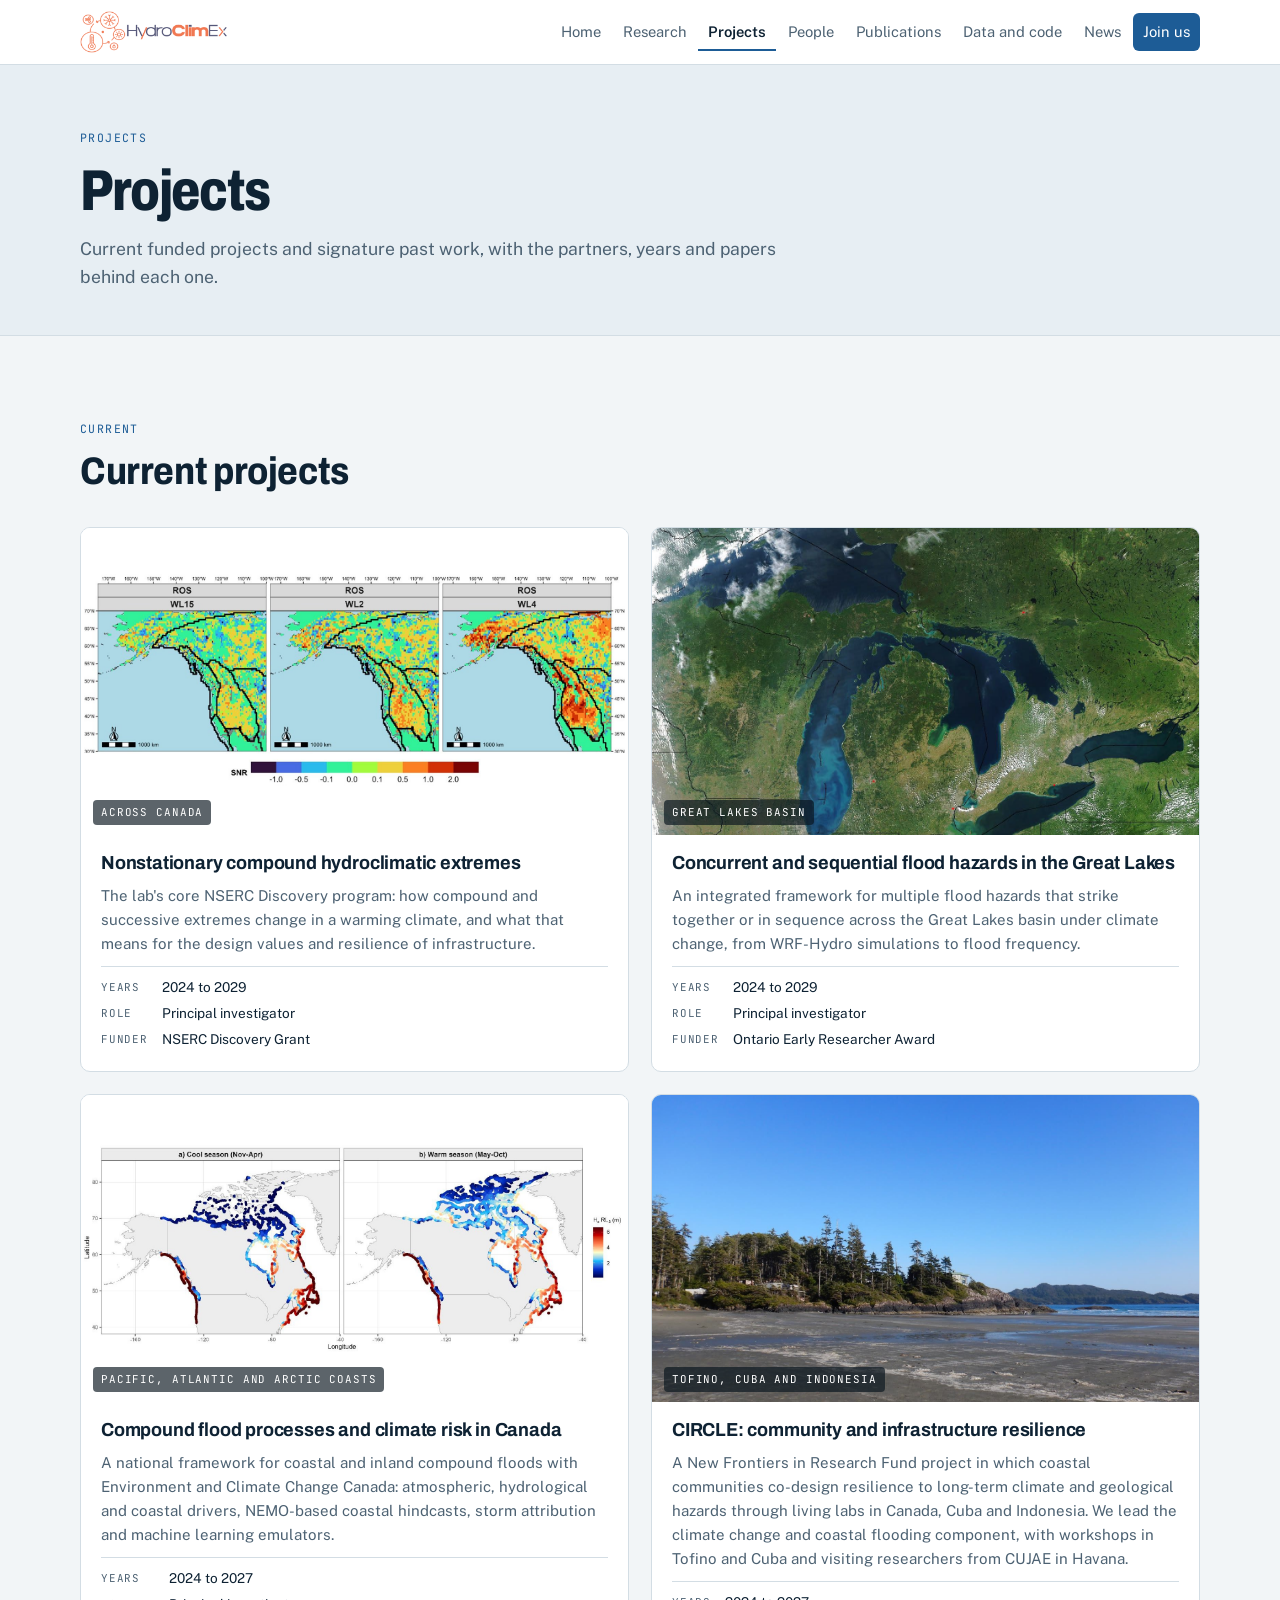
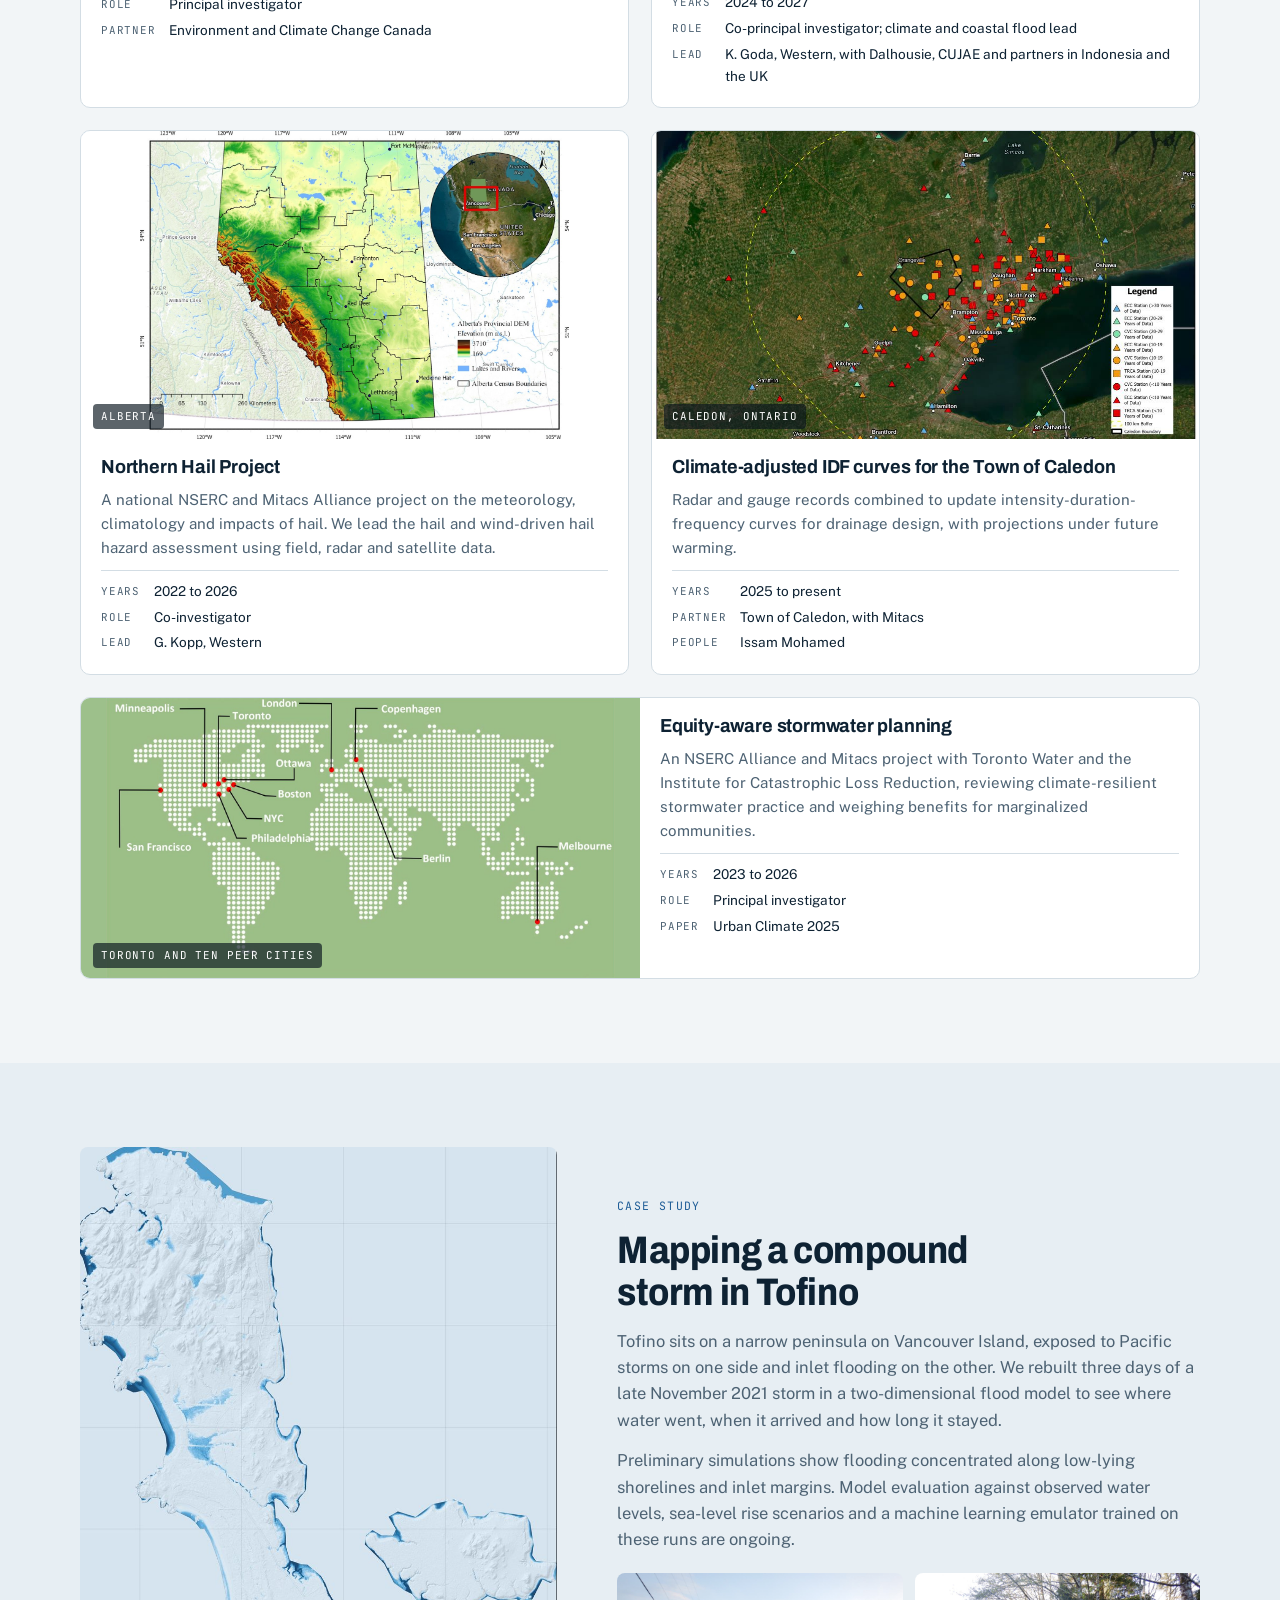
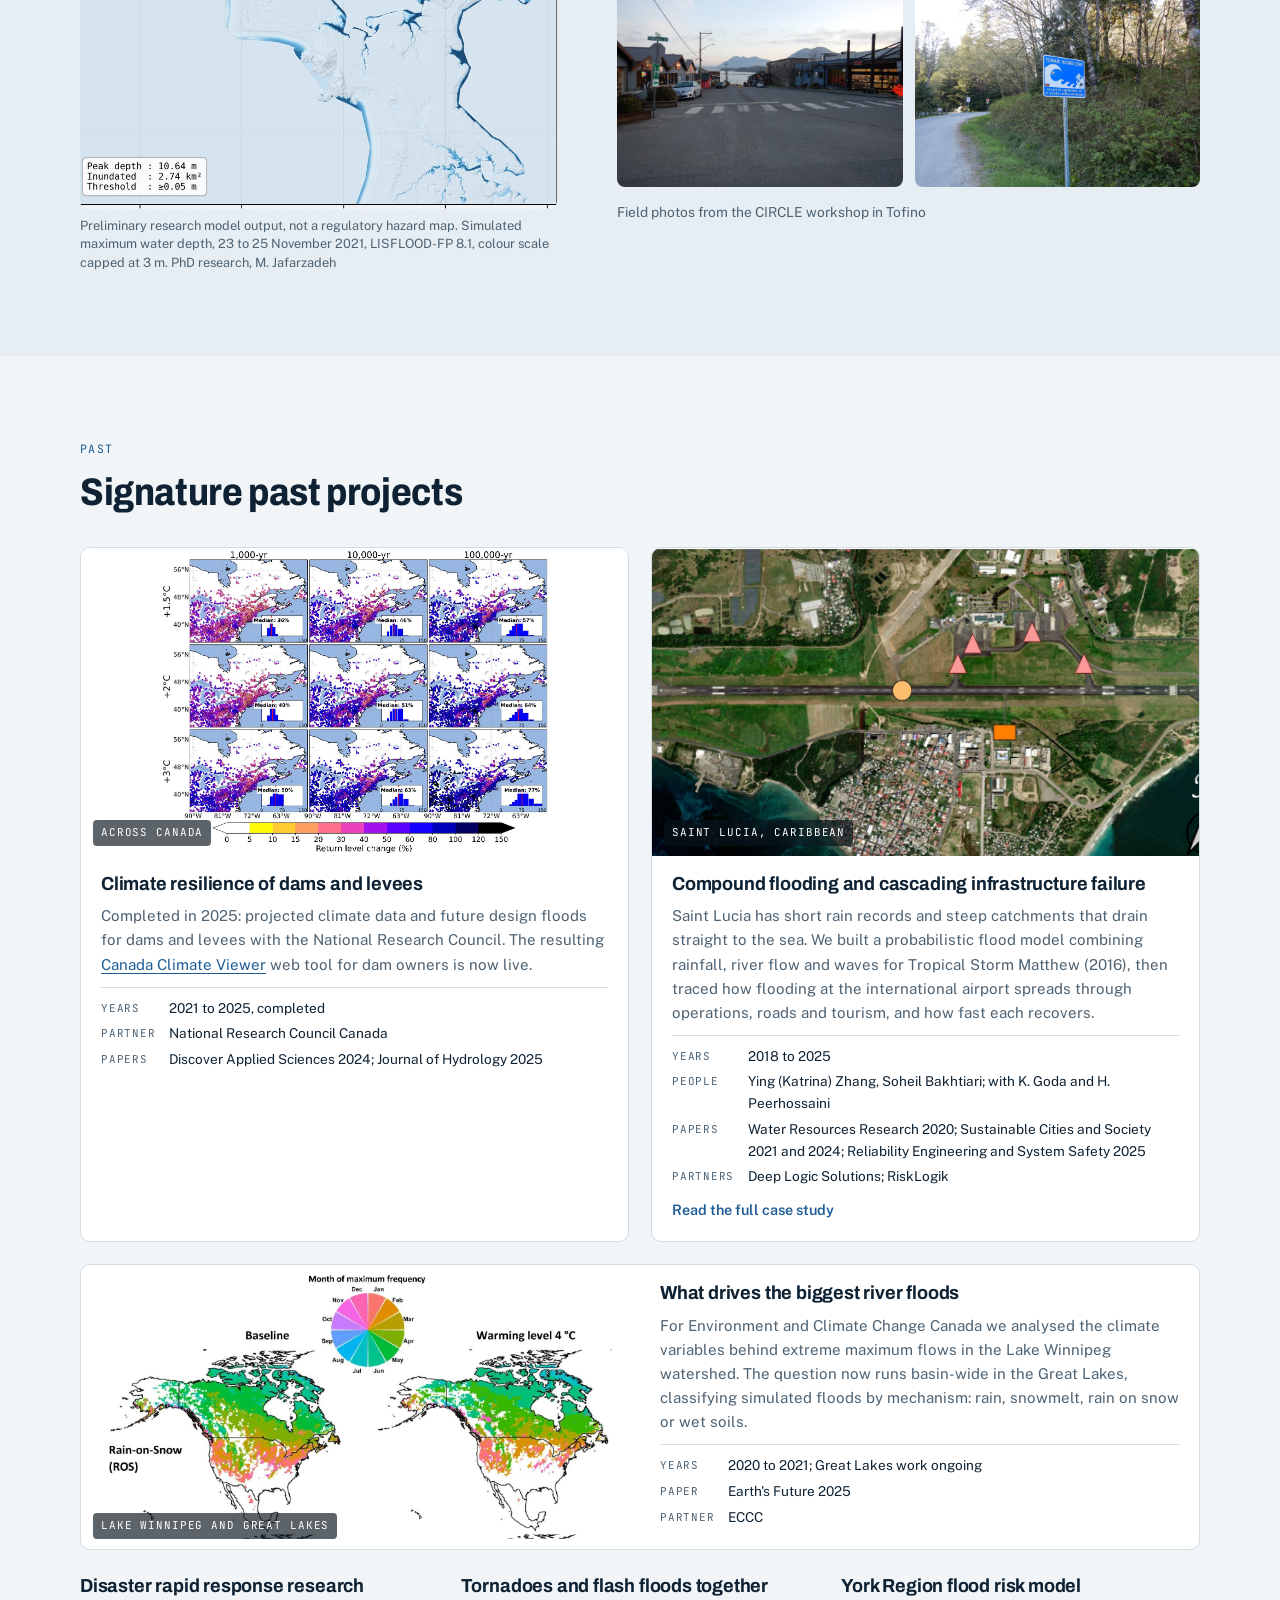
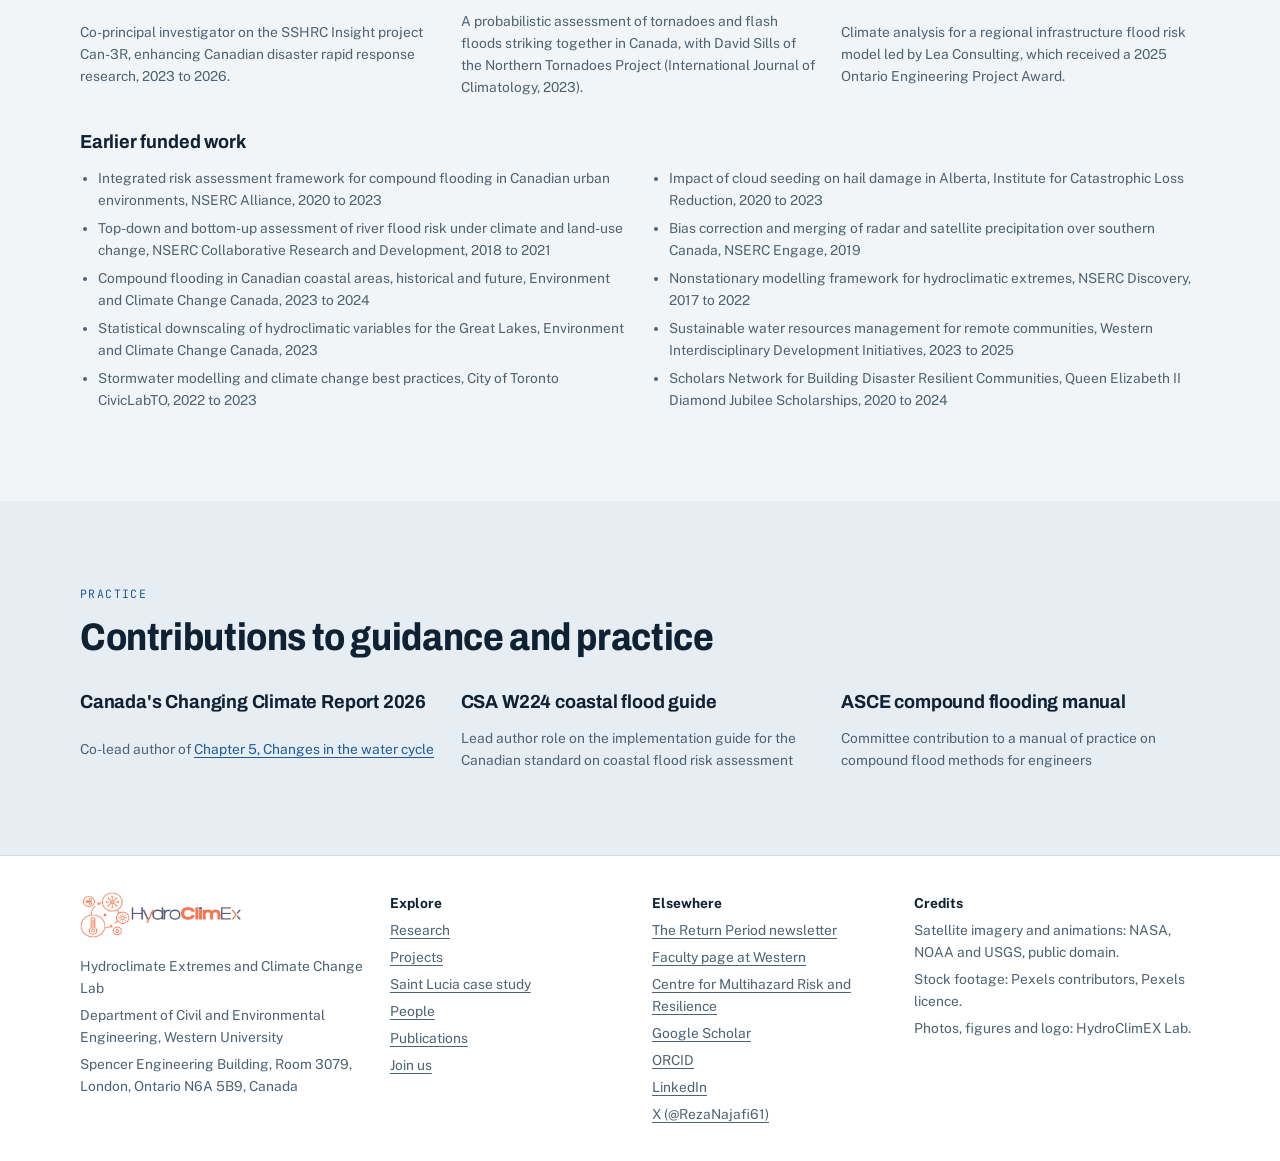
<file: projects.html>
<!doctype html>
<html lang="en">
<head>
<meta charset="utf-8">
<meta name="viewport" content="width=device-width, initial-scale=1, viewport-fit=cover">
<title>Projects, HydroClimEX Lab</title>
<meta name="description" content="Current and past HydroClimEX projects with federal, municipal, industry and international partners.">
<link rel="preconnect" href="https://fonts.googleapis.com">
<link rel="preconnect" href="https://fonts.gstatic.com" crossorigin>
<link rel="stylesheet" href="https://fonts.googleapis.com/css2?family=Archivo:wdth,wght@62..125,400..800&family=Public+Sans:ital,wght@0,400..700;1,400&family=JetBrains+Mono:wght@400;500&display=swap">
<link rel="canonical" href="https://hydroclimex.ca/projects.html">
<meta property="og:type" content="website">
<meta property="og:site_name" content="HydroClimEX Lab">
<meta property="og:title" content="Projects, HydroClimEX Lab">
<meta property="og:description" content="Current and past HydroClimEX projects with federal, municipal, industry and international partners.">
<meta property="og:url" content="https://hydroclimex.ca/projects.html">
<meta property="og:image" content="https://hydroclimex.ca/img/photos/middlesex-2024.jpg">
<meta name="twitter:card" content="summary_large_image">
<link rel="icon" type="image/png" href="img/brand/favicon.png">
<link rel="stylesheet" href="assets/site.css">
<!-- Cloudflare Web Analytics --><script defer src="https://static.cloudflareinsights.com/beacon.min.js" data-cf-beacon='{"token": "969657aafaae4913b0bdd10236ce3ab5"}'></script><!-- End Cloudflare Web Analytics -->
</head>
<body>
<header class="top"><div class="wrap">
<a class="brand" href="index.html" aria-label="HydroClimEX Lab, home"><img class="lg lg-light" src="img/brand/logo-light.png" alt="HydroClimEx" width="498" height="142"><img class="lg lg-dark" src="img/brand/logo-dark.png" alt="" width="498" height="142"><span class="bt"><small>Hydroclimate Extremes Lab</small><small>Western University</small></span></a>
<button class="menu-btn" type="button" aria-expanded="false" aria-controls="mainnav">Menu</button>
<nav class="main" id="mainnav" aria-label="Main"><a href="index.html">Home</a><a href="research.html">Research</a><a href="projects.html" aria-current="page">Projects</a><a href="people.html">People</a><a href="publications.html">Publications</a><a href="data.html">Data and code</a><a href="news.html">News</a><a class="join" href="join.html">Join us</a></nav>
</div></header>
<main>
<section class="page-head"><div class="wrap">
<p class="eyebrow">Projects</p><h1>Projects</h1><p class="lede">Current funded projects and signature past work, with the partners, years and papers behind each one.</p></div></section>
<section>
<div class="wrap">
  <div class="sec-head"><p class="eyebrow">Current</p><h2>Current projects</h2></div>
  <div class="grid g2">
    <article class="card" id="discovery"><div class="media"><img src="img/figs/fig-ar-cif-warming.jpg" alt="Maps of the signal to noise ratio of change in rain on snow compound floods across western North America at 1.5, 2 and 4 degrees of warming" loading="lazy" style="object-fit:contain;background:#fff"><span class="loc">Across Canada</span></div><div class="body"><h3>Nonstationary compound hydroclimatic extremes</h3><p>The lab's core NSERC Discovery program: how compound and successive extremes change in a warming climate, and what that means for the design values and resilience of infrastructure.</p><dl class="meta"><dt>Years</dt><dd>2024 to 2029</dd><dt>Role</dt><dd>Principal investigator</dd><dt>Funder</dt><dd>NSERC Discovery Grant</dd></dl></div></article>
    <article class="card" id="era"><div class="media"><img src="img/figs/fig-great-lakes-sat.jpg" alt="Satellite view of the Great Lakes" loading="lazy"><span class="loc">Great Lakes basin</span></div><div class="body"><h3>Concurrent and sequential flood hazards in the Great Lakes</h3><p>An integrated framework for multiple flood hazards that strike together or in sequence across the Great Lakes basin under climate change, from WRF-Hydro simulations to flood frequency.</p><dl class="meta"><dt>Years</dt><dd>2024 to 2029</dd><dt>Role</dt><dd>Principal investigator</dd><dt>Funder</dt><dd>Ontario Early Researcher Award</dd></dl></div></article>
    <article class="card" id="eccc"><div class="media"><img src="img/figs/fig-coastal-wave-rl.jpg" alt="Maps of the 5-year return level of significant wave height along Canada's Pacific, Arctic and Atlantic coasts in the cool and warm seasons" loading="lazy" style="object-fit:contain;background:#fff"><span class="loc">Pacific, Atlantic and Arctic coasts</span></div><div class="body"><h3>Compound flood processes and climate risk in Canada</h3><p>A national framework for coastal and inland compound floods with Environment and Climate Change Canada: atmospheric, hydrological and coastal drivers, NEMO-based coastal hindcasts, storm attribution and machine learning emulators.</p><dl class="meta"><dt>Years</dt><dd>2024 to 2027</dd><dt>Role</dt><dd>Principal investigator</dd><dt>Partner</dt><dd>Environment and Climate Change Canada</dd></dl></div></article>
    <article class="card" id="circle"><div class="media"><img src="img/photos/tofino-shore.jpg" alt="Tofino shoreline at low tide" loading="lazy"><span class="loc">Tofino, Cuba and Indonesia</span></div><div class="body"><h3>CIRCLE: community and infrastructure resilience</h3><p>A New Frontiers in Research Fund project in which coastal communities co-design resilience to long-term climate and geological hazards through living labs in Canada, Cuba and Indonesia. We lead the climate change and coastal flooding component, with workshops in Tofino and Cuba and visiting researchers from CUJAE in Havana.</p><dl class="meta"><dt>Years</dt><dd>2024 to 2027</dd><dt>Role</dt><dd>Co-principal investigator; climate and coastal flood lead</dd><dt>Lead</dt><dd>K. Goda, Western, with Dalhousie, CUJAE and partners in Indonesia and the UK</dd></dl></div></article>
    <article class="card" id="hail"><div class="media"><img src="img/figs/fig-alberta-hail-region.jpg" alt="Elevation map of Alberta, the core of Canada's hail alley, with Calgary, Red Deer and Edmonton" loading="lazy" style="object-fit:contain;background:#fff"><span class="loc">Alberta</span></div><div class="body"><h3>Northern Hail Project</h3><p>A national NSERC and Mitacs Alliance project on the meteorology, climatology and impacts of hail. We lead the hail and wind-driven hail hazard assessment using field, radar and satellite data.</p><dl class="meta"><dt>Years</dt><dd>2022 to 2026</dd><dt>Role</dt><dd>Co-investigator</dd><dt>Lead</dt><dd>G. Kopp, Western</dd></dl></div></article>
    <article class="card" id="caledon"><div class="media"><img src="img/figs/fig-caledon.jpg" alt="Map of rain gauges and radar coverage around Caledon" loading="lazy"><span class="loc">Caledon, Ontario</span></div><div class="body"><h3>Climate-adjusted IDF curves for the Town of Caledon</h3><p>Radar and gauge records combined to update intensity-duration-frequency curves for drainage design, with projections under future warming.</p><dl class="meta"><dt>Years</dt><dd>2025 to present</dd><dt>Partner</dt><dd>Town of Caledon, with Mitacs</dd><dt>People</dt><dd>Issam Mohamed</dd></dl></div></article>
    <article class="card" id="toronto"><div class="media"><img src="img/figs/fig-stormwater-cities.jpg" alt="World map of the eleven cities whose stormwater practice was compared with Toronto's" loading="lazy" style="object-fit:contain;background:#9dc08b"><span class="loc">Toronto and ten peer cities</span></div><div class="body"><h3>Equity-aware stormwater planning</h3><p>An NSERC Alliance and Mitacs project with Toronto Water and the Institute for Catastrophic Loss Reduction, reviewing climate-resilient stormwater practice and weighing benefits for marginalized communities.</p><dl class="meta"><dt>Years</dt><dd>2023 to 2026</dd><dt>Role</dt><dd>Principal investigator</dd><dt>Paper</dt><dd>Urban Climate 2025</dd></dl></div></article>
  </div>
</div>
</section>
<section class="band" id="tofino">
  <div class="wrap demo">
    <figure><img src="img/figs/tofino-depth.jpg" alt="Simulated maximum water depth around Tofino" loading="lazy"><figcaption>Preliminary research model output, not a regulatory hazard map. Simulated maximum water depth, 23 to 25 November 2021, LISFLOOD-FP 8.1, colour scale capped at 3 m. PhD research, M. Jafarzadeh</figcaption></figure>
    <div class="prose">
      <p class="eyebrow">Case study</p><h2>Mapping a compound storm in Tofino</h2>
      <p class="muted">Tofino sits on a narrow peninsula on Vancouver Island, exposed to Pacific storms on one side and inlet flooding on the other. We rebuilt three days of a late November 2021 storm in a two-dimensional flood model to see where water went, when it arrived and how long it stayed.</p>
      <p class="muted">Preliminary simulations show flooding concentrated along low-lying shorelines and inlet margins. Model evaluation against observed water levels, sea-level rise scenarios and a machine learning emulator trained on these runs are ongoing.</p>
      <div class="grid g2" style="gap:12px;margin-top:6px"><img src="img/photos/tofino-street.jpg" alt="Tofino main street near the harbour" loading="lazy" style="border-radius:8px"><img src="img/photos/tofino-tsunami-sign.jpg" alt="Tsunami hazard zone sign on a Tofino road" loading="lazy" style="border-radius:8px"></div>
      <p class="muted small">Field photos from the CIRCLE workshop in Tofino</p>
    </div>
  </div>
</section>
<section>
<div class="wrap">
  <div class="sec-head"><p class="eyebrow">Past</p><h2>Signature past projects</h2></div>
  <div class="grid g2">
    <article class="card" id="dams"><div class="media"><img src="img/figs/fig-return-level-change.jpg" alt="Maps of projected change in 1,000, 10,000 and 100,000-year flood levels across eastern Canada at 1.5, 2 and 3 degrees of warming" loading="lazy" style="object-fit:contain;background:#fff"><span class="loc">Across Canada</span></div><div class="body"><h3>Climate resilience of dams and levees</h3><p>Completed in 2025: projected climate data and future design floods for dams and levees with the National Research Council. The resulting <a href="https://nrc-hydroclimex-damdata.uwo.ca/" target="_blank" rel="noopener">Canada Climate Viewer</a> web tool for dam owners is now live.</p><dl class="meta"><dt>Years</dt><dd>2021 to 2025, completed</dd><dt>Partner</dt><dd>National Research Council Canada</dd><dt>Papers</dt><dd>Discover Applied Sciences 2024; Journal of Hydrology 2025</dd></dl></div></article>
    <article class="card" id="saint-lucia"><div class="media"><img src="img/stlucia/hia-aerial.jpg" alt="Satellite view of Hewanorra International Airport, Saint Lucia, marking the flooded runway, taxiways, apron and fire and rescue building" loading="lazy"><span class="loc">Saint Lucia, Caribbean</span></div><div class="body"><h3>Compound flooding and cascading infrastructure failure</h3><p>Saint Lucia has short rain records and steep catchments that drain straight to the sea. We built a probabilistic flood model combining rainfall, river flow and waves for Tropical Storm Matthew (2016), then traced how flooding at the international airport spreads through operations, roads and tourism, and how fast each recovers.</p><dl class="meta"><dt>Years</dt><dd>2018 to 2025</dd><dt>People</dt><dd>Ying (Katrina) Zhang, Soheil Bakhtiari; with K. Goda and H. Peerhossaini</dd><dt>Papers</dt><dd>Water Resources Research 2020; Sustainable Cities and Society 2021 and 2024; Reliability Engineering and System Safety 2025</dd><dt>Partners</dt><dd>Deep Logic Solutions; RiskLogik</dd></dl><a class="more" href="saint-lucia.html">Read the full case study</a></div></article>
    <article class="card" id="winnipeg"><div class="media"><img src="img/figs/fig-cif-north-america.jpg" alt="Maps of the month when rain on snow floods are most frequent across North America, now and at 4 degrees of warming" loading="lazy" style="object-fit:contain;background:#fff"><span class="loc">Lake Winnipeg and Great Lakes</span></div><div class="body"><h3>What drives the biggest river floods</h3><p>For Environment and Climate Change Canada we analysed the climate variables behind extreme maximum flows in the Lake Winnipeg watershed. The question now runs basin-wide in the Great Lakes, classifying simulated floods by mechanism: rain, snowmelt, rain on snow or wet soils.</p><dl class="meta"><dt>Years</dt><dd>2020 to 2021; Great Lakes work ongoing</dd><dt>Paper</dt><dd>Earth's Future 2025</dd><dt>Partner</dt><dd>ECCC</dd></dl></div></article>
  </div>
  <div class="grid g3" style="margin-top:26px">
    <div class="prose"><h3>Disaster rapid response research</h3><p class="muted small">Co-principal investigator on the SSHRC Insight project Can-3R, enhancing Canadian disaster rapid response research, 2023 to 2026.</p></div>
    <div class="prose"><h3>Tornadoes and flash floods together</h3><p class="muted small">A probabilistic assessment of tornadoes and flash floods striking together in Canada, with David Sills of the Northern Tornadoes Project (International Journal of Climatology, 2023).</p></div>
    <div class="prose"><h3>York Region flood risk model</h3><p class="muted small">Climate analysis for a regional infrastructure flood risk model led by Lea Consulting, which received a 2025 Ontario Engineering Project Award.</p></div>
  </div>
  <div class="prose" style="margin-top:34px;max-width:none">
    <h3>Earlier funded work</h3>
    <ul class="muted small cols2" style="padding-left:18px;margin:0">
      <li>Integrated risk assessment framework for compound flooding in Canadian urban environments, NSERC Alliance, 2020 to 2023</li>
      <li>Top-down and bottom-up assessment of river flood risk under climate and land-use change, NSERC Collaborative Research and Development, 2018 to 2021</li>
      <li>Compound flooding in Canadian coastal areas, historical and future, Environment and Climate Change Canada, 2023 to 2024</li>
      <li>Statistical downscaling of hydroclimatic variables for the Great Lakes, Environment and Climate Change Canada, 2023</li>
      <li>Stormwater modelling and climate change best practices, City of Toronto CivicLabTO, 2022 to 2023</li>
      <li>Impact of cloud seeding on hail damage in Alberta, Institute for Catastrophic Loss Reduction, 2020 to 2023</li>
      <li>Bias correction and merging of radar and satellite precipitation over southern Canada, NSERC Engage, 2019</li>
      <li>Nonstationary modelling framework for hydroclimatic extremes, NSERC Discovery, 2017 to 2022</li>
      <li>Sustainable water resources management for remote communities, Western Interdisciplinary Development Initiatives, 2023 to 2025</li>
      <li>Scholars Network for Building Disaster Resilient Communities, Queen Elizabeth II Diamond Jubilee Scholarships, 2020 to 2024</li>
    </ul>
  </div>
</div>
</section>
<section class="band">
<div class="wrap">
  <div class="sec-head"><p class="eyebrow">Practice</p><h2>Contributions to guidance and practice</h2></div>
  <div class="grid g3">
    <div class="prose"><h3>Canada's Changing Climate Report 2026</h3><p class="muted small">Co-lead author of <a href="https://www.canada.ca/en/environment-climate-change/services/science-technology/changing-climate-report-2026/cccr-chapter-5-en.html" target="_blank" rel="noopener">Chapter 5, Changes in the water cycle</a></p></div>
    <div class="prose"><h3>CSA W224 coastal flood guide</h3><p class="muted small">Lead author role on the implementation guide for the Canadian standard on coastal flood risk assessment</p></div>
    <div class="prose"><h3>ASCE compound flooding manual</h3><p class="muted small">Committee contribution to a manual of practice on compound flood methods for engineers</p></div>
  </div>
</div>
</section>

</main>
<footer><div class="wrap">
<div><a class="flogo" href="index.html" aria-label="HydroClimEX Lab, home"><img class="lg lg-light" src="img/brand/logo-light.png" alt="HydroClimEx" width="498" height="142"><img class="lg lg-dark" src="img/brand/logo-dark.png" alt="" width="498" height="142"></a><span>Hydroclimate Extremes and Climate Change Lab</span><span>Department of Civil and Environmental Engineering, Western University</span><span>Spencer Engineering Building, Room 3079, London, Ontario N6A 5B9, Canada</span></div>
<div><b>Explore</b><a href="research.html">Research</a><a href="projects.html">Projects</a><a href="saint-lucia.html">Saint Lucia case study</a><a href="people.html">People</a><a href="publications.html">Publications</a><a href="join.html">Join us</a></div>
<div><b>Elsewhere</b><a href="https://returnperiod.substack.com/" target="_blank" rel="noopener">The Return Period newsletter</a><a href="https://www.eng.uwo.ca/civil/faculty/najafi_m/" target="_blank" rel="noopener">Faculty page at Western</a><a href="https://www.uwo.ca/multihazard_risk_resilience/index.html" target="_blank" rel="noopener">Centre for Multihazard Risk and Resilience</a><a href="https://scholar.google.ca/citations?user=OrbZSMcAAAAJ&amp;hl=en" target="_blank" rel="noopener">Google Scholar</a><a href="https://orcid.org/0000-0002-1652-3135" target="_blank" rel="noopener">ORCID</a><a href="https://www.linkedin.com/in/mohammad-reza-najafi-26027255/" target="_blank" rel="noopener">LinkedIn</a><a href="https://x.com/RezaNajafi61" target="_blank" rel="noopener">X (@RezaNajafi61)</a></div>
<div><b>Credits</b><span>Satellite imagery and animations: NASA, NOAA and USGS, public domain.</span><span>Stock footage: Pexels contributors, Pexels licence.</span><span>Photos, figures and logo: HydroClimEX Lab.</span></div>
</div></footer>
<script src="assets/site.js"></script>
</body>
</html>
</file>
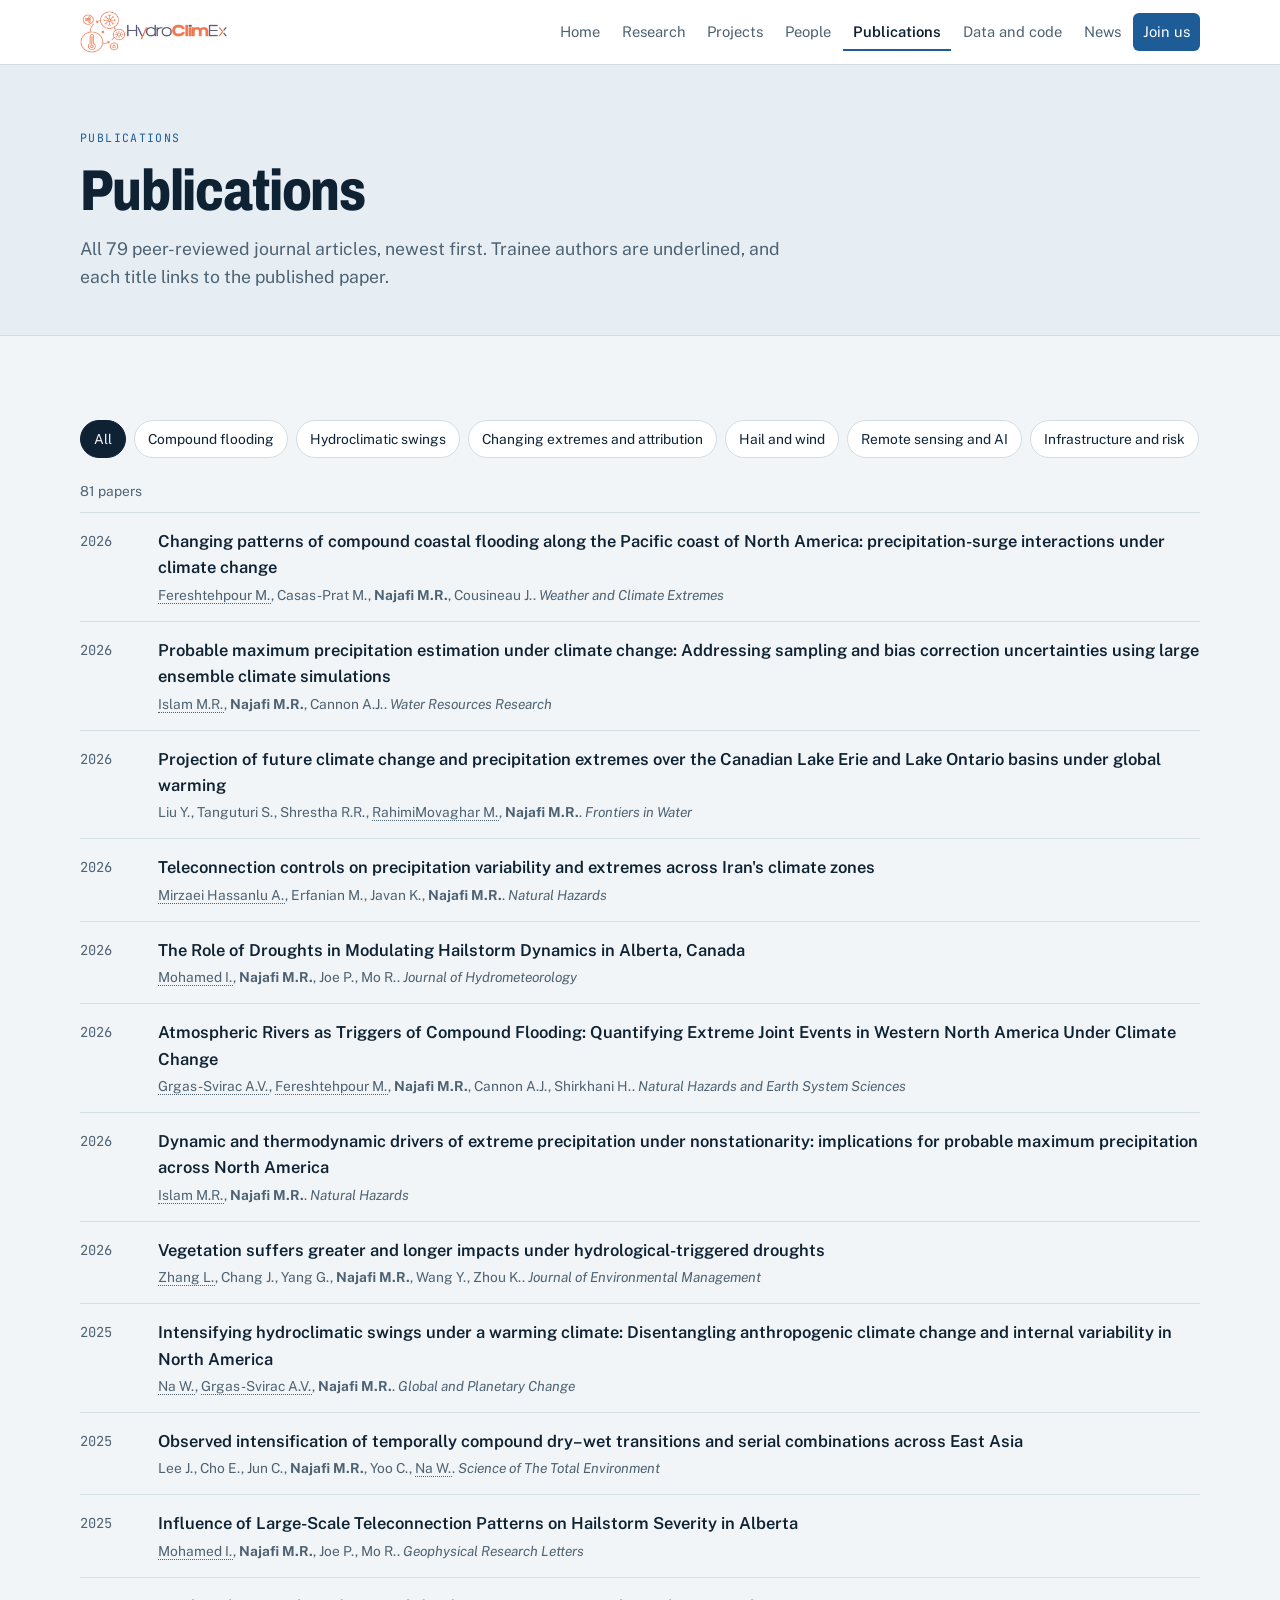
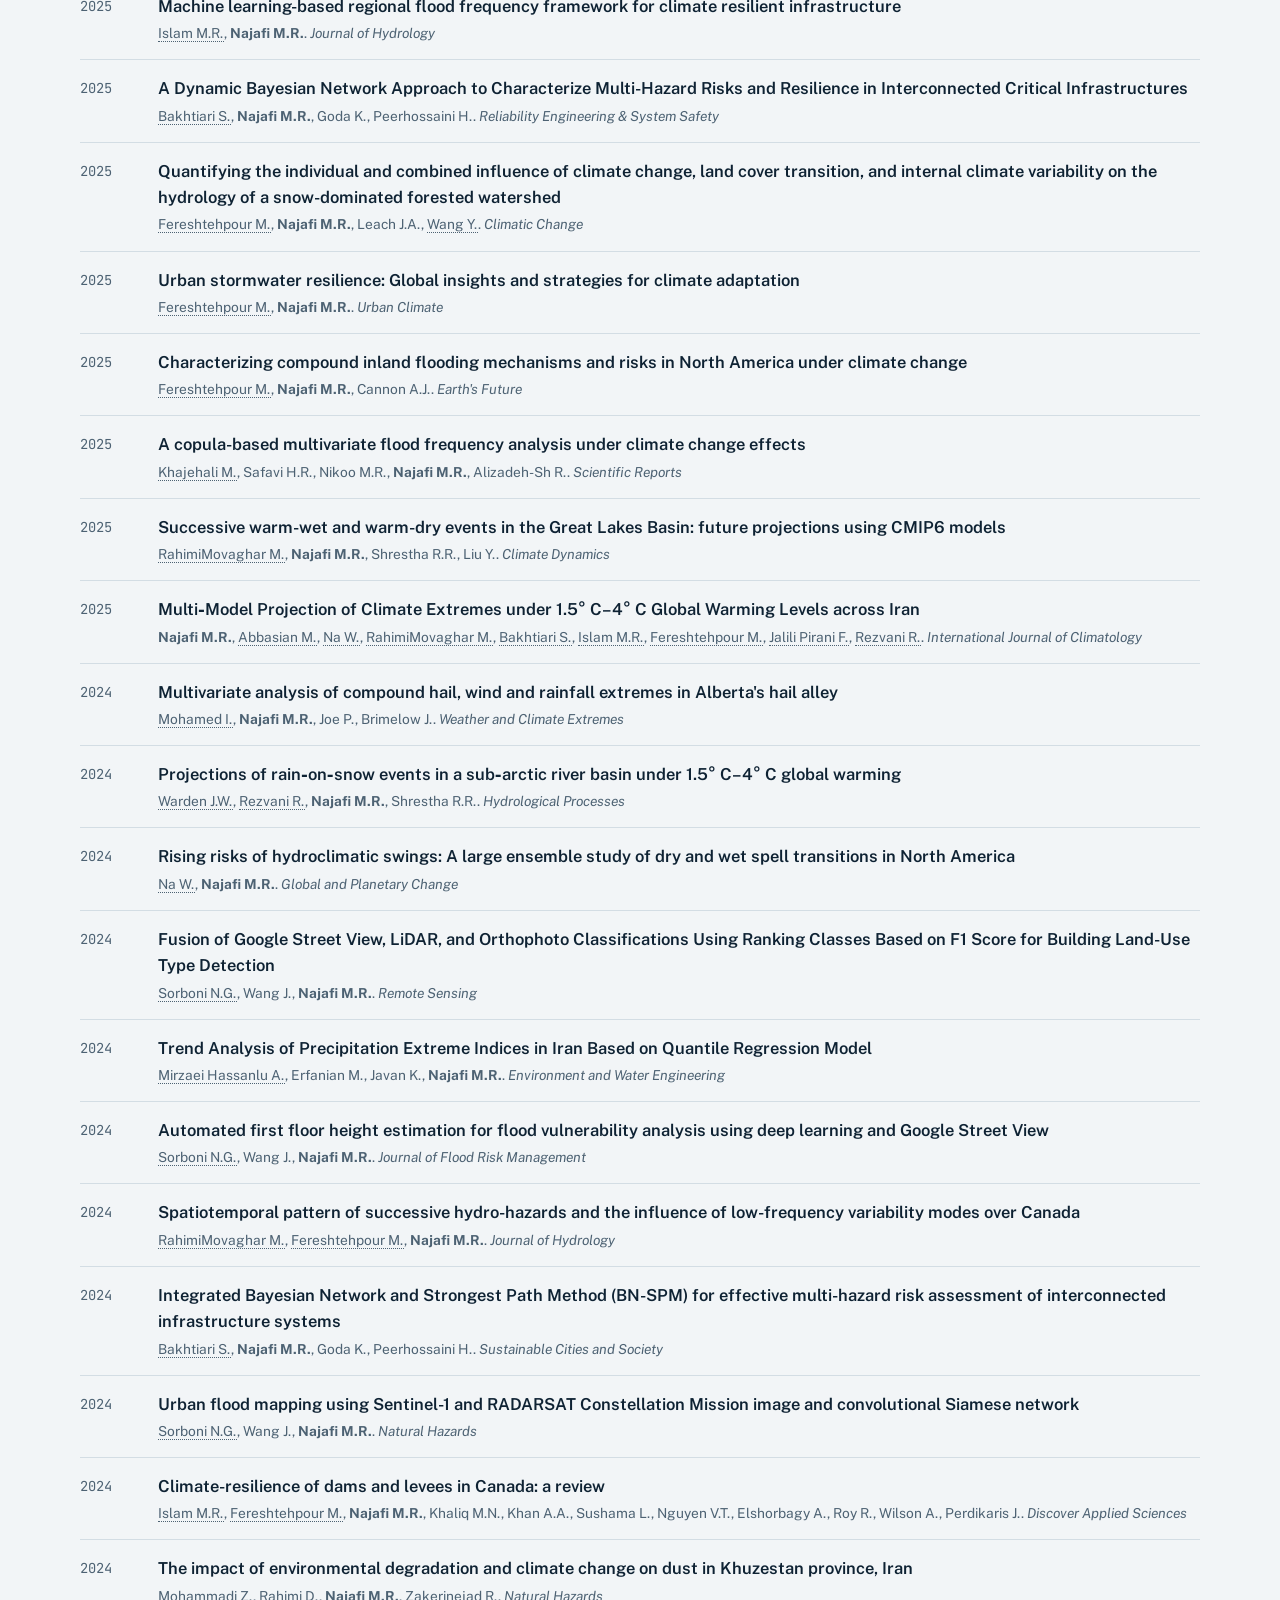
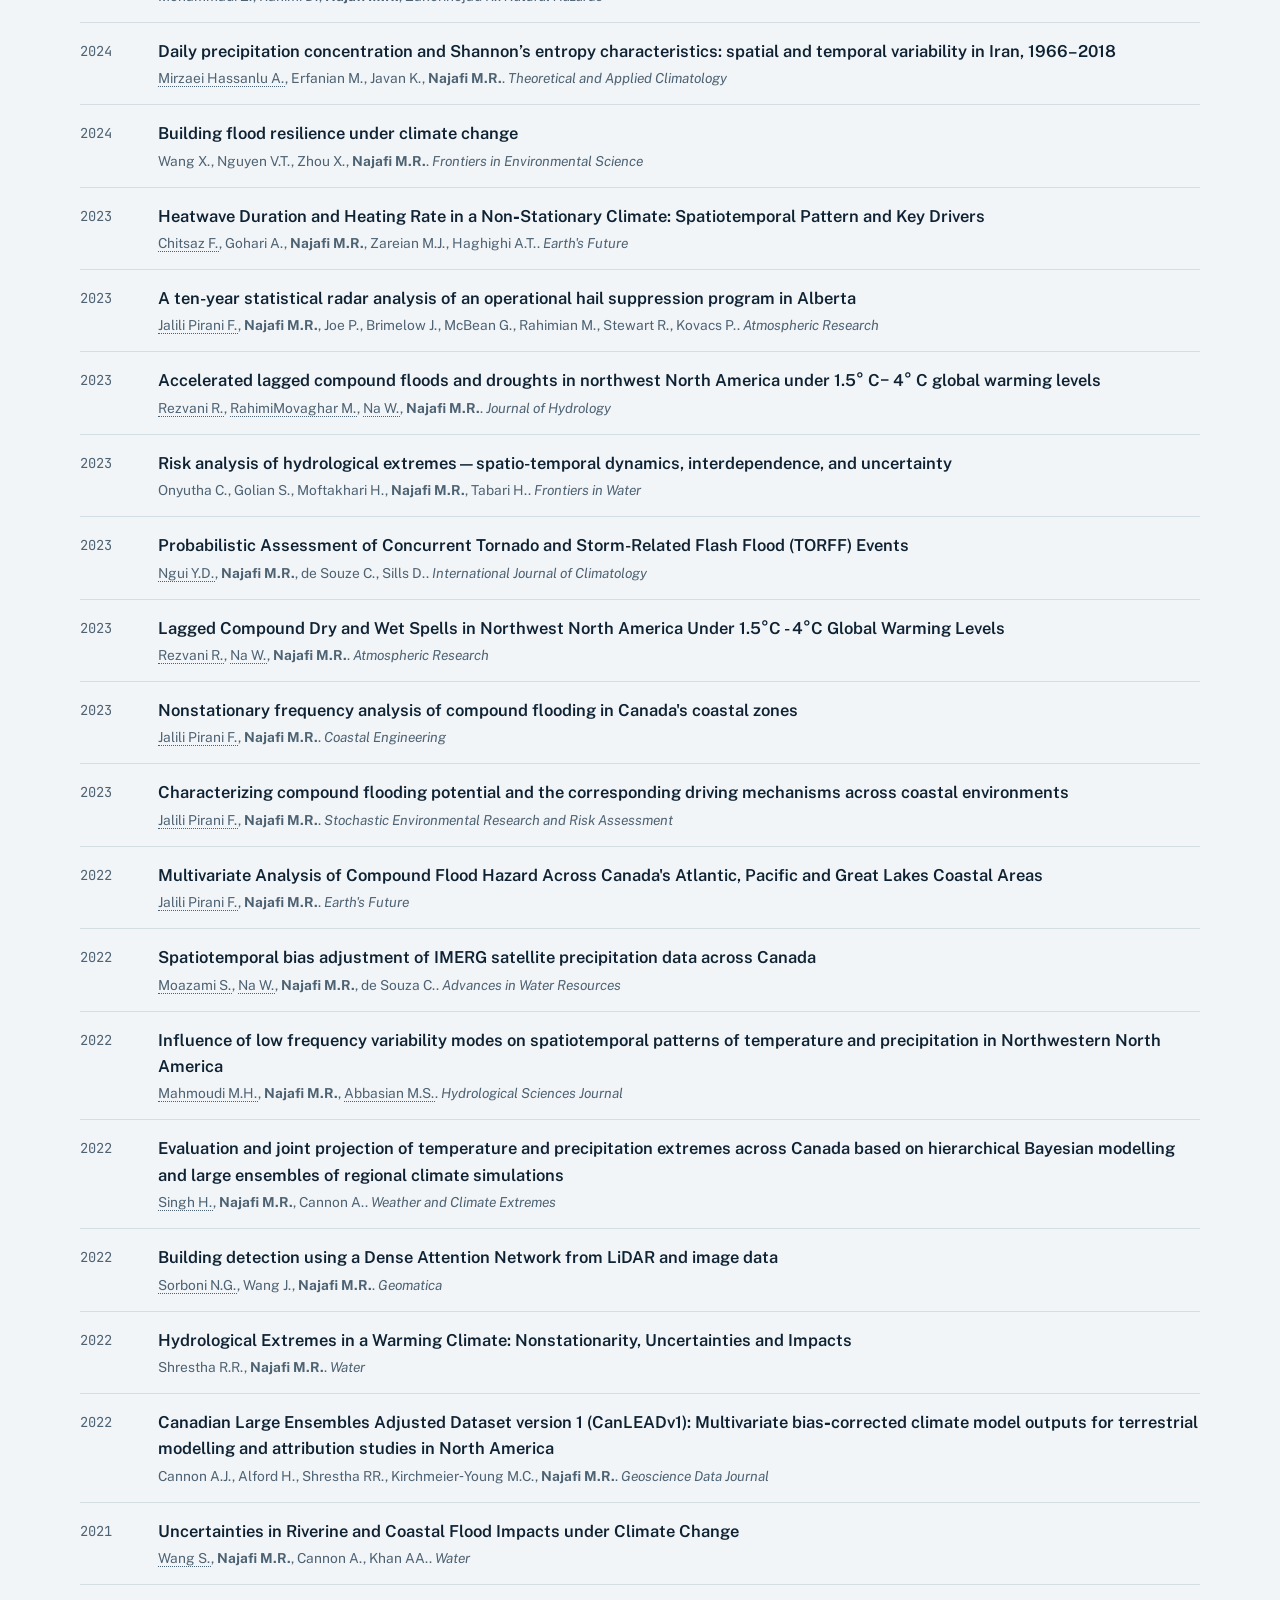
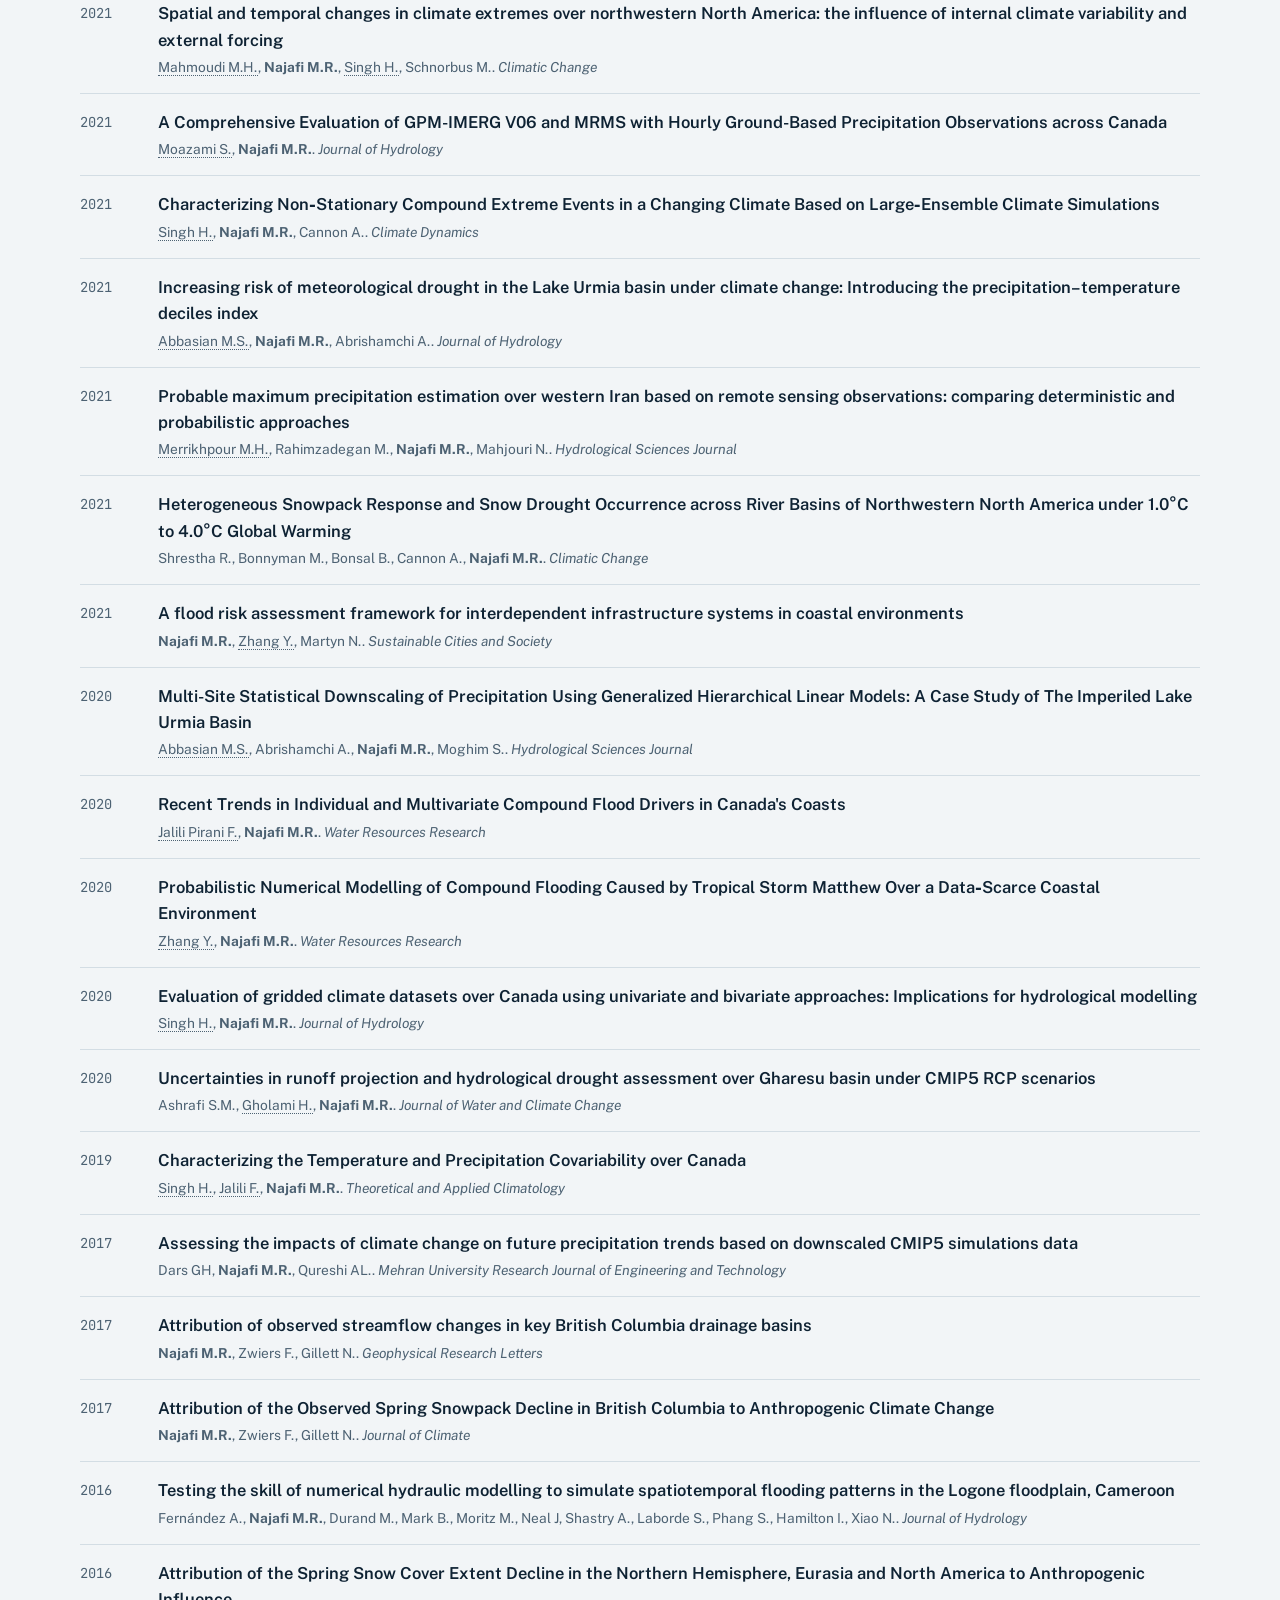
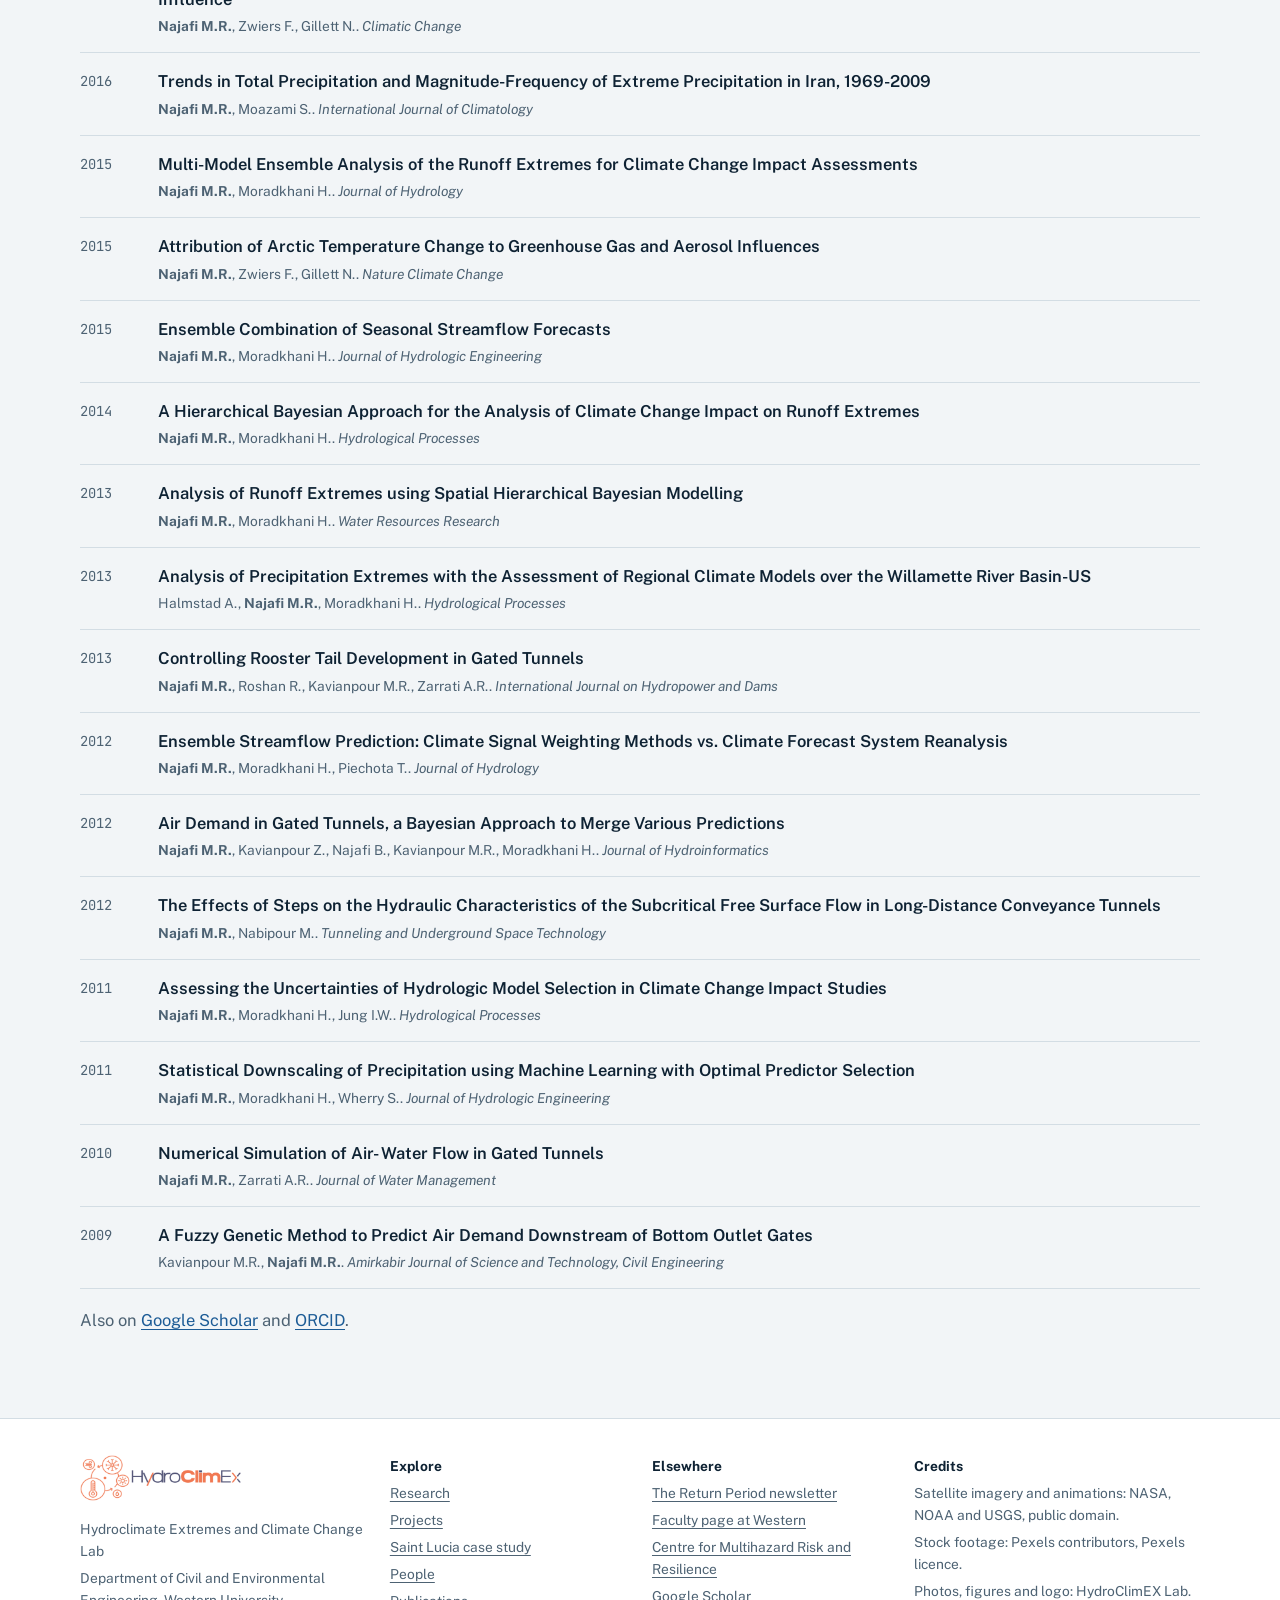
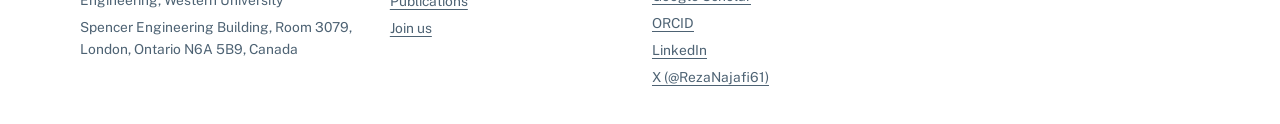
<file: publications.html>
<!doctype html>
<html lang="en">
<head>
<meta charset="utf-8">
<meta name="viewport" content="width=device-width, initial-scale=1, viewport-fit=cover">
<title>Publications, HydroClimEX Lab</title>
<meta name="description" content="Selected peer-reviewed publications of the HydroClimEX Lab with links to each paper.">
<link rel="preconnect" href="https://fonts.googleapis.com">
<link rel="preconnect" href="https://fonts.gstatic.com" crossorigin>
<link rel="stylesheet" href="https://fonts.googleapis.com/css2?family=Archivo:wdth,wght@62..125,400..800&family=Public+Sans:ital,wght@0,400..700;1,400&family=JetBrains+Mono:wght@400;500&display=swap">
<link rel="canonical" href="https://hydroclimex.ca/publications.html">
<meta property="og:type" content="website">
<meta property="og:site_name" content="HydroClimEX Lab">
<meta property="og:title" content="Publications, HydroClimEX Lab">
<meta property="og:description" content="Selected peer-reviewed publications of the HydroClimEX Lab with links to each paper.">
<meta property="og:url" content="https://hydroclimex.ca/publications.html">
<meta property="og:image" content="https://hydroclimex.ca/img/photos/middlesex-2024.jpg">
<meta name="twitter:card" content="summary_large_image">
<link rel="icon" type="image/png" href="img/brand/favicon.png">
<link rel="stylesheet" href="assets/site.css">
<!-- Cloudflare Web Analytics --><script defer src="https://static.cloudflareinsights.com/beacon.min.js" data-cf-beacon='{"token": "969657aafaae4913b0bdd10236ce3ab5"}'></script><!-- End Cloudflare Web Analytics -->
</head>
<body>
<header class="top"><div class="wrap">
<a class="brand" href="index.html" aria-label="HydroClimEX Lab, home"><img class="lg lg-light" src="img/brand/logo-light.png" alt="HydroClimEx" width="498" height="142"><img class="lg lg-dark" src="img/brand/logo-dark.png" alt="" width="498" height="142"><span class="bt"><small>Hydroclimate Extremes Lab</small><small>Western University</small></span></a>
<button class="menu-btn" type="button" aria-expanded="false" aria-controls="mainnav">Menu</button>
<nav class="main" id="mainnav" aria-label="Main"><a href="index.html">Home</a><a href="research.html">Research</a><a href="projects.html">Projects</a><a href="people.html">People</a><a href="publications.html" aria-current="page">Publications</a><a href="data.html">Data and code</a><a href="news.html">News</a><a class="join" href="join.html">Join us</a></nav>
</div></header>
<main>
<section class="page-head"><div class="wrap">
<p class="eyebrow">Publications</p><h1>Publications</h1><p class="lede">All 79 peer-reviewed journal articles, newest first. Trainee authors are underlined, and each title links to the published paper.</p></div></section>
<section>
<div class="wrap">
  <div class="filters" role="group" aria-label="Filter by topic">
    <button class="chip" type="button" data-f="all" aria-pressed="true">All</button>
    <button class="chip" type="button" data-f="compound" aria-pressed="false">Compound flooding</button>
    <button class="chip" type="button" data-f="swings" aria-pressed="false">Hydroclimatic swings</button>
    <button class="chip" type="button" data-f="extremes" aria-pressed="false">Changing extremes and attribution</button>
    <button class="chip" type="button" data-f="hail" aria-pressed="false">Hail and wind</button>
    <button class="chip" type="button" data-f="remote" aria-pressed="false">Remote sensing and AI</button>
    <button class="chip" type="button" data-f="risk" aria-pressed="false">Infrastructure and risk</button>
  </div>
  <p class="muted small" id="pubcount" aria-live="polite" style="margin-bottom:10px"></p>
  <ul class="pubs" id="pubs">
<li class="pub" data-f="compound extremes"><span class="yr">2026</span><div><a class="t" href="https://doi.org/10.1016/j.wace.2026.100963" target="_blank" rel="noopener">Changing patterns of compound coastal flooding along the Pacific coast of North America: precipitation-surge interactions under climate change</a><p class="au"><u>Fereshtehpour M.</u>, Casas-Prat M., <b>Najafi M.R.</b>, Cousineau J.. <span class="j">Weather and Climate Extremes</span></p></div></li>
<li class="pub" data-f="extremes"><span class="yr">2026</span><div><a class="t" href="https://doi.org/10.1029/2026WR043507" target="_blank" rel="noopener">Probable maximum precipitation estimation under climate change: Addressing sampling and bias correction uncertainties using large ensemble climate simulations</a><p class="au"><u>Islam M.R.</u>, <b>Najafi M.R.</b>, Cannon A.J.. <span class="j">Water Resources Research</span></p></div></li>
<li class="pub" data-f="extremes"><span class="yr">2026</span><div><a class="t" href="https://doi.org/10.3389/frwa.2026.1774999" target="_blank" rel="noopener">Projection of future climate change and precipitation extremes over the Canadian Lake Erie and Lake Ontario basins under global warming</a><p class="au">Liu Y., Tanguturi S., Shrestha R.R., <u>RahimiMovaghar M.</u>, <b>Najafi M.R.</b>. <span class="j">Frontiers in Water</span></p></div></li>
<li class="pub" data-f="extremes"><span class="yr">2026</span><div><a class="t" href="https://doi.org/10.1007/s11069-026-08337-w" target="_blank" rel="noopener">Teleconnection controls on precipitation variability and extremes across Iran&#x27;s climate zones</a><p class="au"><u>Mirzaei Hassanlu A.</u>, Erfanian M., Javan K., <b>Najafi M.R.</b>. <span class="j">Natural Hazards</span></p></div></li>
<li class="pub" data-f="hail extremes"><span class="yr">2026</span><div><a class="t" href="https://doi.org/10.1175/jhm-d-25-0105.1" target="_blank" rel="noopener">The Role of Droughts in Modulating Hailstorm Dynamics in Alberta, Canada</a><p class="au"><u>Mohamed I.</u>, <b>Najafi M.R.</b>, Joe P., Mo R.. <span class="j">Journal of Hydrometeorology</span></p></div></li>
<li class="pub" data-f="compound extremes"><span class="yr">2026</span><div><a class="t" href="https://doi.org/10.5194/nhess-26-901-2026" target="_blank" rel="noopener">Atmospheric Rivers as Triggers of Compound Flooding: Quantifying Extreme Joint Events in Western North America Under Climate Change</a><p class="au"><u>Grgas-Svirac A.V.</u>, <u>Fereshtehpour M.</u>, <b>Najafi M.R.</b>, Cannon A.J., Shirkhani H.. <span class="j">Natural Hazards and Earth System Sciences</span></p></div></li>
<li class="pub" data-f="extremes"><span class="yr">2026</span><div><a class="t" href="https://doi.org/10.1007/s11069-025-07886-w" target="_blank" rel="noopener">Dynamic and thermodynamic drivers of extreme precipitation under nonstationarity: implications for probable maximum precipitation across North America</a><p class="au"><u>Islam M.R.</u>, <b>Najafi M.R.</b>. <span class="j">Natural Hazards</span></p></div></li>
<li class="pub" data-f="extremes"><span class="yr">2026</span><div><a class="t" href="https://doi.org/10.1016/j.jenvman.2025.128270" target="_blank" rel="noopener">Vegetation suffers greater and longer impacts under hydrological-triggered droughts</a><p class="au"><u>Zhang L.</u>, Chang J., Yang G., <b>Najafi M.R.</b>, Wang Y., Zhou K.. <span class="j">Journal of Environmental Management</span></p></div></li>
<li class="pub" data-f="swings"><span class="yr">2025</span><div><a class="t" href="https://doi.org/10.1016/j.gloplacha.2025.105171" target="_blank" rel="noopener">Intensifying hydroclimatic swings under a warming climate: Disentangling anthropogenic climate change and internal variability in North America</a><p class="au"><u>Na W.</u>, <u>Grgas-Svirac A.V.</u>, <b>Najafi M.R.</b>. <span class="j">Global and Planetary Change</span></p></div></li>
<li class="pub" data-f="swings"><span class="yr">2025</span><div><a class="t" href="https://doi.org/10.1016/j.scitotenv.2025.180591" target="_blank" rel="noopener">Observed intensification of temporally compound dry–wet transitions and serial combinations across East Asia</a><p class="au">Lee J., Cho E., Jun C., <b>Najafi M.R.</b>, Yoo C., <u>Na W.</u>. <span class="j">Science of The Total Environment</span></p></div></li>
<li class="pub" data-f="hail extremes"><span class="yr">2025</span><div><a class="t" href="https://doi.org/10.1029/2025gl115839" target="_blank" rel="noopener">Influence of Large-Scale Teleconnection Patterns on Hailstorm Severity in Alberta</a><p class="au"><u>Mohamed I.</u>, <b>Najafi M.R.</b>, Joe P., Mo R.. <span class="j">Geophysical Research Letters</span></p></div></li>
<li class="pub" data-f="remote risk"><span class="yr">2025</span><div><a class="t" href="https://doi.org/10.1016/j.jhydrol.2025.133703" target="_blank" rel="noopener">Machine learning-based regional flood frequency framework for climate resilient infrastructure</a><p class="au"><u>Islam M.R.</u>, <b>Najafi M.R.</b>. <span class="j">Journal of Hydrology</span></p></div></li>
<li class="pub" data-f="risk"><span class="yr">2025</span><div><a class="t" href="https://doi.org/10.1016/j.ress.2025.110815" target="_blank" rel="noopener">A Dynamic Bayesian Network Approach to Characterize Multi-Hazard Risks and Resilience in Interconnected Critical Infrastructures</a><p class="au"><u>Bakhtiari S.</u>, <b>Najafi M.R.</b>, Goda K., Peerhossaini H.. <span class="j">Reliability Engineering &amp; System Safety</span></p></div></li>
<li class="pub" data-f="swings extremes"><span class="yr">2025</span><div><a class="t" href="https://doi.org/10.1007/s10584-024-03848-6" target="_blank" rel="noopener">Quantifying the individual and combined influence of climate change, land cover transition, and internal climate variability on the hydrology of a snow-dominated forested watershed</a><p class="au"><u>Fereshtehpour M.</u>, <b>Najafi M.R.</b>, Leach J.A., <u>Wang Y.</u>. <span class="j">Climatic Change</span></p></div></li>
<li class="pub" data-f="risk"><span class="yr">2025</span><div><a class="t" href="https://doi.org/10.1016/j.uclim.2025.102290" target="_blank" rel="noopener">Urban stormwater resilience: Global insights and strategies for climate adaptation</a><p class="au"><u>Fereshtehpour M.</u>, <b>Najafi M.R.</b>. <span class="j">Urban Climate</span></p></div></li>
<li class="pub" data-f="compound risk"><span class="yr">2025</span><div><a class="t" href="https://doi.org/10.1029/2024ef005353" target="_blank" rel="noopener">Characterizing compound inland flooding mechanisms and risks in North America under climate change</a><p class="au"><u>Fereshtehpour M.</u>, <b>Najafi M.R.</b>, Cannon A.J.. <span class="j">Earth&#x27;s Future</span></p></div></li>
<li class="pub" data-f="compound risk"><span class="yr">2025</span><div><a class="t" href="https://doi.org/10.1038/s41598-024-84543-5" target="_blank" rel="noopener">A copula-based multivariate flood frequency analysis under climate change effects</a><p class="au"><u>Khajehali M.</u>, Safavi H.R., Nikoo M.R., <b>Najafi M.R.</b>, Alizadeh-Sh R.. <span class="j">Scientific Reports</span></p></div></li>
<li class="pub" data-f="swings extremes"><span class="yr">2025</span><div><a class="t" href="https://doi.org/10.1007/s00382-024-07565-9" target="_blank" rel="noopener">Successive warm-wet and warm-dry events in the Great Lakes Basin: future projections using CMIP6 models</a><p class="au"><u>RahimiMovaghar M.</u>, <b>Najafi M.R.</b>, Shrestha R.R., Liu Y.. <span class="j">Climate Dynamics</span></p></div></li>
<li class="pub" data-f="extremes"><span class="yr">2025</span><div><a class="t" href="https://doi.org/10.1002/joc.8740" target="_blank" rel="noopener">Multi‐Model Projection of Climate Extremes under 1.5° C–4° C Global Warming Levels across Iran</a><p class="au"><b>Najafi M.R.</b>, <u>Abbasian M.</u>, <u>Na W.</u>, <u>RahimiMovaghar M.</u>, <u>Bakhtiari S.</u>, <u>Islam M.R.</u>, <u>Fereshtehpour M.</u>, <u>Jalili Pirani F.</u>, <u>Rezvani R.</u>. <span class="j">International Journal of Climatology</span></p></div></li>
<li class="pub" data-f="hail extremes"><span class="yr">2024</span><div><a class="t" href="https://doi.org/10.1016/j.wace.2024.100718" target="_blank" rel="noopener">Multivariate analysis of compound hail, wind and rainfall extremes in Alberta&#x27;s hail alley</a><p class="au"><u>Mohamed I.</u>, <b>Najafi M.R.</b>, Joe P., Brimelow J.. <span class="j">Weather and Climate Extremes</span></p></div></li>
<li class="pub" data-f="extremes"><span class="yr">2024</span><div><a class="t" href="https://doi.org/10.1002/hyp.15250" target="_blank" rel="noopener">Projections of rain‐on‐snow events in a sub‐arctic river basin under 1.5° C–4° C global warming</a><p class="au"><u>Warden J.W.</u>, <u>Rezvani R.</u>, <b>Najafi M.R.</b>, Shrestha R.R.. <span class="j">Hydrological Processes</span></p></div></li>
<li class="pub" data-f="swings risk extremes"><span class="yr">2024</span><div><a class="t" href="https://doi.org/10.1016/j.gloplacha.2024.104476" target="_blank" rel="noopener">Rising risks of hydroclimatic swings: A large ensemble study of dry and wet spell transitions in North America</a><p class="au"><u>Na W.</u>, <b>Najafi M.R.</b>. <span class="j">Global and Planetary Change</span></p></div></li>
<li class="pub" data-f="remote"><span class="yr">2024</span><div><a class="t" href="https://doi.org/10.3390/rs16112011" target="_blank" rel="noopener">Fusion of Google Street View, LiDAR, and Orthophoto Classifications Using Ranking Classes Based on F1 Score for Building Land-Use Type Detection</a><p class="au"><u>Sorboni N.G.</u>, Wang J., <b>Najafi M.R.</b>. <span class="j">Remote Sensing</span></p></div></li>
<li class="pub" data-f="extremes"><span class="yr">2024</span><div><a class="t" href="https://scholar.google.com/scholar?q=Trend+Analysis+of+Precipitation+Extreme+Indices+in+Iran+Based+on+Quantile+Regression+Model" target="_blank" rel="noopener">Trend Analysis of Precipitation Extreme Indices in Iran Based on Quantile Regression Model</a><p class="au"><u>Mirzaei Hassanlu A.</u>, Erfanian M., Javan K., <b>Najafi M.R.</b>. <span class="j">Environment and Water Engineering</span></p></div></li>
<li class="pub" data-f="remote risk"><span class="yr">2024</span><div><a class="t" href="https://doi.org/10.1111/jfr3.12975" target="_blank" rel="noopener">Automated first floor height estimation for flood vulnerability analysis using deep learning and Google Street View</a><p class="au"><u>Sorboni N.G.</u>, Wang J., <b>Najafi M.R.</b>. <span class="j">Journal of Flood Risk Management</span></p></div></li>
<li class="pub" data-f="swings"><span class="yr">2024</span><div><a class="t" href="https://doi.org/10.1016/j.jhydrol.2024.131057" target="_blank" rel="noopener">Spatiotemporal pattern of successive hydro-hazards and the influence of low-frequency variability modes over Canada</a><p class="au"><u>RahimiMovaghar M.</u>, <u>Fereshtehpour M.</u>, <b>Najafi M.R.</b>. <span class="j">Journal of Hydrology</span></p></div></li>
<li class="pub" data-f="risk"><span class="yr">2024</span><div><a class="t" href="https://doi.org/10.1016/j.scs.2024.105294" target="_blank" rel="noopener">Integrated Bayesian Network and Strongest Path Method (BN-SPM) for effective multi-hazard risk assessment of interconnected infrastructure systems</a><p class="au"><u>Bakhtiari S.</u>, <b>Najafi M.R.</b>, Goda K., Peerhossaini H.. <span class="j">Sustainable Cities and Society</span></p></div></li>
<li class="pub" data-f="remote"><span class="yr">2024</span><div><a class="t" href="https://scholar.google.com/scholar?q=Urban+flood+mapping+using+Sentinel-1+and+RADARSAT+Constellation+Mission+image+and+convolutional+Siamese+network" target="_blank" rel="noopener">Urban flood mapping using Sentinel-1 and RADARSAT Constellation Mission image and convolutional Siamese network</a><p class="au"><u>Sorboni N.G.</u>, Wang J., <b>Najafi M.R.</b>. <span class="j">Natural Hazards</span></p></div></li>
<li class="pub" data-f="risk"><span class="yr">2024</span><div><a class="t" href="https://doi.org/10.1007/s42452-024-05814-4" target="_blank" rel="noopener">Climate-resilience of dams and levees in Canada: a review</a><p class="au"><u>Islam M.R.</u>, <u>Fereshtehpour M.</u>, <b>Najafi M.R.</b>, Khaliq M.N., Khan A.A., Sushama L., Nguyen V.T., Elshorbagy A., Roy R., Wilson A., Perdikaris J.. <span class="j">Discover Applied Sciences</span></p></div></li>
<li class="pub" data-f="extremes"><span class="yr">2024</span><div><a class="t" href="https://doi.org/10.1007/s11069-023-06368-1" target="_blank" rel="noopener">The impact of environmental degradation and climate change on dust in Khuzestan province, Iran</a><p class="au">Mohammadi Z., Rahimi D., <b>Najafi M.R.</b>, Zakerinejad R.. <span class="j">Natural Hazards</span></p></div></li>
<li class="pub" data-f="extremes"><span class="yr">2024</span><div><a class="t" href="https://doi.org/10.1007/s00704-023-04647-2" target="_blank" rel="noopener">Daily precipitation concentration and Shannon’s entropy characteristics: spatial and temporal variability in Iran, 1966–2018</a><p class="au"><u>Mirzaei Hassanlu A.</u>, Erfanian M., Javan K., <b>Najafi M.R.</b>. <span class="j">Theoretical and Applied Climatology</span></p></div></li>
<li class="pub" data-f="risk"><span class="yr">2024</span><div><a class="t" href="https://doi.org/10.3389/fenvs.2024.1365749" target="_blank" rel="noopener">Building flood resilience under climate change</a><p class="au">Wang X., Nguyen V.T., Zhou X., <b>Najafi M.R.</b>. <span class="j">Frontiers in Environmental Science</span></p></div></li>
<li class="pub" data-f="extremes"><span class="yr">2023</span><div><a class="t" href="https://doi.org/10.1029/2023ef003995" target="_blank" rel="noopener">Heatwave Duration and Heating Rate in a Non‐Stationary Climate: Spatiotemporal Pattern and Key Drivers</a><p class="au"><u>Chitsaz F.</u>, Gohari A., <b>Najafi M.R.</b>, Zareian M.J., Haghighi A.T.. <span class="j">Earth&#x27;s Future</span></p></div></li>
<li class="pub" data-f="hail"><span class="yr">2023</span><div><a class="t" href="https://doi.org/10.1016/j.atmosres.2023.107035" target="_blank" rel="noopener">A ten-year statistical radar analysis of an operational hail suppression program in Alberta</a><p class="au"><u>Jalili Pirani F.</u>, <b>Najafi M.R.</b>, Joe P., Brimelow J., McBean G., Rahimian M., Stewart R., Kovacs P.. <span class="j">Atmospheric Research</span></p></div></li>
<li class="pub" data-f="swings compound extremes"><span class="yr">2023</span><div><a class="t" href="https://doi.org/10.1016/j.jhydrol.2023.129906" target="_blank" rel="noopener">Accelerated lagged compound floods and droughts in northwest North America under 1.5° C− 4° C global warming levels</a><p class="au"><u>Rezvani R.</u>, <u>RahimiMovaghar M.</u>, <u>Na W.</u>, <b>Najafi M.R.</b>. <span class="j">Journal of Hydrology</span></p></div></li>
<li class="pub" data-f="risk extremes"><span class="yr">2023</span><div><a class="t" href="https://doi.org/10.3389/frwa.2023.1205502" target="_blank" rel="noopener">Risk analysis of hydrological extremes—spatio-temporal dynamics, interdependence, and uncertainty</a><p class="au">Onyutha C., Golian S., Moftakhari H., <b>Najafi M.R.</b>, Tabari H.. <span class="j">Frontiers in Water</span></p></div></li>
<li class="pub" data-f="compound"><span class="yr">2023</span><div><a class="t" href="https://doi.org/10.1002/joc.8084" target="_blank" rel="noopener">Probabilistic Assessment of Concurrent Tornado and Storm-Related Flash Flood (TORFF) Events</a><p class="au"><u>Ngui Y.D.</u>, <b>Najafi M.R.</b>, de Souze C., Sills D.. <span class="j">International Journal of Climatology</span></p></div></li>
<li class="pub" data-f="swings"><span class="yr">2023</span><div><a class="t" href="https://doi.org/10.1016/j.atmosres.2023.106799" target="_blank" rel="noopener">Lagged Compound Dry and Wet Spells in Northwest North America Under 1.5°C - 4°C Global Warming Levels</a><p class="au"><u>Rezvani R.</u>, <u>Na W.</u>, <b>Najafi M.R.</b>. <span class="j">Atmospheric Research</span></p></div></li>
<li class="pub" data-f="compound extremes"><span class="yr">2023</span><div><a class="t" href="https://doi.org/10.1016/j.coastaleng.2023.104292" target="_blank" rel="noopener">Nonstationary frequency analysis of compound flooding in Canada&#x27;s coastal zones</a><p class="au"><u>Jalili Pirani F.</u>, <b>Najafi M.R.</b>. <span class="j">Coastal Engineering</span></p></div></li>
<li class="pub" data-f="compound"><span class="yr">2023</span><div><a class="t" href="https://doi.org/10.1007/s00477-022-02374-0" target="_blank" rel="noopener">Characterizing compound flooding potential and the corresponding driving mechanisms across coastal environments</a><p class="au"><u>Jalili Pirani F.</u>, <b>Najafi M.R.</b>. <span class="j">Stochastic Environmental Research and Risk Assessment</span></p></div></li>
<li class="pub" data-f="compound"><span class="yr">2022</span><div><a class="t" href="https://doi.org/10.1029/2022ef002655" target="_blank" rel="noopener">Multivariate Analysis of Compound Flood Hazard Across Canada&#x27;s Atlantic, Pacific and Great Lakes Coastal Areas</a><p class="au"><u>Jalili Pirani F.</u>, <b>Najafi M.R.</b>. <span class="j">Earth&#x27;s Future</span></p></div></li>
<li class="pub" data-f="remote extremes"><span class="yr">2022</span><div><a class="t" href="https://doi.org/10.1016/j.advwatres.2022.104300" target="_blank" rel="noopener">Spatiotemporal bias adjustment of IMERG satellite precipitation data across Canada</a><p class="au"><u>Moazami S.</u>, <u>Na W.</u>, <b>Najafi M.R.</b>, de Souza C.. <span class="j">Advances in Water Resources</span></p></div></li>
<li class="pub" data-f="extremes"><span class="yr">2022</span><div><a class="t" href="https://doi.org/10.1080/02626667.2022.2121166" target="_blank" rel="noopener">Influence of low frequency variability modes on spatiotemporal patterns of temperature and precipitation in Northwestern North America</a><p class="au"><u>Mahmoudi M.H.</u>, <b>Najafi M.R.</b>, <u>Abbasian M.S.</u>. <span class="j">Hydrological Sciences Journal</span></p></div></li>
<li class="pub" data-f="extremes"><span class="yr">2022</span><div><a class="t" href="https://doi.org/10.1016/j.wace.2022.100443" target="_blank" rel="noopener">Evaluation and joint projection of temperature and precipitation extremes across Canada based on hierarchical Bayesian modelling and large ensembles of regional climate simulations</a><p class="au"><u>Singh H.</u>, <b>Najafi M.R.</b>, Cannon A.. <span class="j">Weather and Climate Extremes</span></p></div></li>
<li class="pub" data-f="remote"><span class="yr">2022</span><div><a class="t" href="https://doi.org/10.1139/geomat-2021-0013" target="_blank" rel="noopener">Building detection using a Dense Attention Network from LiDAR and image data</a><p class="au"><u>Sorboni N.G.</u>, Wang J., <b>Najafi M.R.</b>. <span class="j">Geomatica</span></p></div></li>
<li class="pub" data-f="extremes"><span class="yr">2022</span><div><a class="t" href="https://doi.org/10.3390/w14101658" target="_blank" rel="noopener">Hydrological Extremes in a Warming Climate: Nonstationarity, Uncertainties and Impacts</a><p class="au">Shrestha R.R., <b>Najafi M.R.</b>. <span class="j">Water</span></p></div></li>
<li class="pub" data-f="extremes"><span class="yr">2022</span><div><a class="t" href="https://doi.org/10.1002/gdj3.142" target="_blank" rel="noopener">Canadian Large Ensembles Adjusted Dataset version 1 (CanLEADv1): Multivariate bias‐corrected climate model outputs for terrestrial modelling and attribution studies in North America</a><p class="au">Cannon A.J., Alford H., Shrestha RR., Kirchmeier‐Young M.C., <b>Najafi M.R.</b>. <span class="j">Geoscience Data Journal</span></p></div></li>
<li class="pub" data-f="compound"><span class="yr">2021</span><div><a class="t" href="https://doi.org/10.3390/w13131774" target="_blank" rel="noopener">Uncertainties in Riverine and Coastal Flood Impacts under Climate Change</a><p class="au"><u>Wang S.</u>, <b>Najafi M.R.</b>, Cannon A., Khan AA.. <span class="j">Water</span></p></div></li>
<li class="pub" data-f="extremes"><span class="yr">2021</span><div><a class="t" href="https://doi.org/10.1007/s10584-021-03037-9" target="_blank" rel="noopener">Spatial and temporal changes in climate extremes over northwestern North America: the influence of internal climate variability and external forcing</a><p class="au"><u>Mahmoudi M.H.</u>, <b>Najafi M.R.</b>, <u>Singh H.</u>, Schnorbus M.. <span class="j">Climatic Change</span></p></div></li>
<li class="pub" data-f="remote extremes"><span class="yr">2021</span><div><a class="t" href="https://doi.org/10.1016/j.jhydrol.2020.125929" target="_blank" rel="noopener">A Comprehensive Evaluation of GPM-IMERG V06 and MRMS with Hourly Ground-Based Precipitation Observations across Canada</a><p class="au"><u>Moazami S.</u>, <b>Najafi M.R.</b>. <span class="j">Journal of Hydrology</span></p></div></li>
<li class="pub" data-f="compound extremes"><span class="yr">2021</span><div><a class="t" href="https://doi.org/10.1007/s00382-020-05538-2" target="_blank" rel="noopener">Characterizing Non‑Stationary Compound Extreme Events in a Changing Climate Based on Large‑Ensemble Climate Simulations</a><p class="au"><u>Singh H.</u>, <b>Najafi M.R.</b>, Cannon A.. <span class="j">Climate Dynamics</span></p></div></li>
<li class="pub" data-f="risk extremes"><span class="yr">2021</span><div><a class="t" href="https://doi.org/10.1016/j.jhydrol.2020.125586" target="_blank" rel="noopener">Increasing risk of meteorological drought in the Lake Urmia basin under climate change: Introducing the precipitation–temperature deciles index</a><p class="au"><u>Abbasian M.S.</u>, <b>Najafi M.R.</b>, Abrishamchi A.. <span class="j">Journal of Hydrology</span></p></div></li>
<li class="pub" data-f="remote extremes"><span class="yr">2021</span><div><a class="t" href="https://doi.org/10.1080/02626667.2020.1853133" target="_blank" rel="noopener">Probable maximum precipitation estimation over western Iran based on remote sensing observations: comparing deterministic and probabilistic approaches</a><p class="au"><u>Merrikhpour M.H.</u>, Rahimzadegan M., <b>Najafi M.R.</b>, Mahjouri N.. <span class="j">Hydrological Sciences Journal</span></p></div></li>
<li class="pub" data-f="extremes"><span class="yr">2021</span><div><a class="t" href="https://doi.org/10.1007/s10584-021-02968-7" target="_blank" rel="noopener">Heterogeneous Snowpack Response and Snow Drought Occurrence across River Basins of Northwestern North America under 1.0°C to 4.0°C Global Warming</a><p class="au">Shrestha R., Bonnyman M., Bonsal B., Cannon A., <b>Najafi M.R.</b>. <span class="j">Climatic Change</span></p></div></li>
<li class="pub" data-f="compound risk"><span class="yr">2021</span><div><a class="t" href="https://doi.org/10.1016/j.scs.2020.102516" target="_blank" rel="noopener">A flood risk assessment framework for interdependent infrastructure systems in coastal environments</a><p class="au"><b>Najafi M.R.</b>, <u>Zhang Y.</u>, Martyn N.. <span class="j">Sustainable Cities and Society</span></p></div></li>
<li class="pub" data-f="extremes"><span class="yr">2020</span><div><a class="t" href="https://doi.org/10.1080/02626667.2020.1810255" target="_blank" rel="noopener">Multi-Site Statistical Downscaling of Precipitation Using Generalized Hierarchical Linear Models: A Case Study of The Imperiled Lake Urmia Basin</a><p class="au"><u>Abbasian M.S.</u>, Abrishamchi A., <b>Najafi M.R.</b>, Moghim S.. <span class="j">Hydrological Sciences Journal</span></p></div></li>
<li class="pub" data-f="compound"><span class="yr">2020</span><div><a class="t" href="https://doi.org/10.1029/2020wr027785" target="_blank" rel="noopener">Recent Trends in Individual and Multivariate Compound Flood Drivers in Canada&#x27;s Coasts</a><p class="au"><u>Jalili Pirani F.</u>, <b>Najafi M.R.</b>. <span class="j">Water Resources Research</span></p></div></li>
<li class="pub" data-f="compound"><span class="yr">2020</span><div><a class="t" href="https://doi.org/10.1029/2020wr028565" target="_blank" rel="noopener">Probabilistic Numerical Modelling of Compound Flooding Caused by Tropical Storm Matthew Over a Data‐Scarce Coastal Environment</a><p class="au"><u>Zhang Y.</u>, <b>Najafi M.R.</b>. <span class="j">Water Resources Research</span></p></div></li>
<li class="pub" data-f="extremes"><span class="yr">2020</span><div><a class="t" href="https://doi.org/10.1016/j.jhydrol.2020.124673" target="_blank" rel="noopener">Evaluation of gridded climate datasets over Canada using univariate and bivariate approaches: Implications for hydrological modelling</a><p class="au"><u>Singh H.</u>, <b>Najafi M.R.</b>. <span class="j">Journal of Hydrology</span></p></div></li>
<li class="pub" data-f="extremes"><span class="yr">2020</span><div><a class="t" href="https://doi.org/10.2166/wcc.2020.088" target="_blank" rel="noopener">Uncertainties in runoff projection and hydrological drought assessment over Gharesu basin under CMIP5 RCP scenarios</a><p class="au">Ashrafi S.M., <u>Gholami H.</u>, <b>Najafi M.R.</b>. <span class="j">Journal of Water and Climate Change</span></p></div></li>
<li class="pub" data-f="extremes"><span class="yr">2019</span><div><a class="t" href="https://doi.org/10.1007/s00704-019-03062-w" target="_blank" rel="noopener">Characterizing the Temperature and Precipitation Covariability over Canada</a><p class="au"><u>Singh H.</u>, <u>Jalili F.</u>, <b>Najafi M.R.</b>. <span class="j">Theoretical and Applied Climatology</span></p></div></li>
<li class="pub" data-f="extremes"><span class="yr">2017</span><div><a class="t" href="https://doi.org/10.22581/muet1982.1702.16" target="_blank" rel="noopener">Assessing the impacts of climate change on future precipitation trends based on downscaled CMIP5 simulations data</a><p class="au">Dars GH, <b>Najafi M.R.</b>, Qureshi AL.. <span class="j">Mehran University Research Journal of Engineering and Technology</span></p></div></li>
<li class="pub" data-f="extremes"><span class="yr">2017</span><div><a class="t" href="https://doi.org/10.1002/2017gl075016" target="_blank" rel="noopener">Attribution of observed streamflow changes in key British Columbia drainage basins</a><p class="au"><b>Najafi M.R.</b>, Zwiers F., Gillett N.. <span class="j">Geophysical Research Letters</span></p></div></li>
<li class="pub" data-f="extremes"><span class="yr">2017</span><div><a class="t" href="https://doi.org/10.1175/jcli-d-16-0189.1" target="_blank" rel="noopener">Attribution of the Observed Spring Snowpack Decline in British Columbia to Anthropogenic Climate Change</a><p class="au"><b>Najafi M.R.</b>, Zwiers F., Gillett N.. <span class="j">Journal of Climate</span></p></div></li>
<li class="pub" data-f="extremes"><span class="yr">2016</span><div><a class="t" href="https://doi.org/10.1016/j.jhydrol.2016.05.026" target="_blank" rel="noopener">Testing the skill of numerical hydraulic modelling to simulate spatiotemporal flooding patterns in the Logone floodplain, Cameroon</a><p class="au">Fernández A., <b>Najafi M.R.</b>, Durand M., Mark B., Moritz M., Neal J, Shastry A., Laborde S., Phang S., Hamilton I., Xiao N.. <span class="j">Journal of Hydrology</span></p></div></li>
<li class="pub" data-f="extremes"><span class="yr">2016</span><div><a class="t" href="https://doi.org/10.1007/s10584-016-1632-2" target="_blank" rel="noopener">Attribution of the Spring Snow Cover Extent Decline in the Northern Hemisphere, Eurasia and North America to Anthropogenic Influence</a><p class="au"><b>Najafi M.R.</b>, Zwiers F., Gillett N.. <span class="j">Climatic Change</span></p></div></li>
<li class="pub" data-f="extremes"><span class="yr">2016</span><div><a class="t" href="https://doi.org/10.1002/joc.4465" target="_blank" rel="noopener">Trends in Total Precipitation and Magnitude-Frequency of Extreme Precipitation in Iran, 1969-2009</a><p class="au"><b>Najafi M.R.</b>, Moazami S.. <span class="j">International Journal of Climatology</span></p></div></li>
<li class="pub" data-f="extremes"><span class="yr">2015</span><div><a class="t" href="https://doi.org/10.1016/j.jhydrol.2015.03.045" target="_blank" rel="noopener">Multi-Model Ensemble Analysis of the Runoff Extremes for Climate Change Impact Assessments</a><p class="au"><b>Najafi M.R.</b>, Moradkhani H.. <span class="j">Journal of Hydrology</span></p></div></li>
<li class="pub" data-f="extremes"><span class="yr">2015</span><div><a class="t" href="https://doi.org/10.1038/nclimate2524" target="_blank" rel="noopener">Attribution of Arctic Temperature Change to Greenhouse Gas and Aerosol Influences</a><p class="au"><b>Najafi M.R.</b>, Zwiers F., Gillett N.. <span class="j">Nature Climate Change</span></p></div></li>
<li class="pub" data-f="extremes"><span class="yr">2015</span><div><a class="t" href="https://doi.org/10.1061/(asce)he.1943-5584.0001250" target="_blank" rel="noopener">Ensemble Combination of Seasonal Streamflow Forecasts</a><p class="au"><b>Najafi M.R.</b>, Moradkhani H.. <span class="j">Journal of Hydrologic Engineering</span></p></div></li>
<li class="pub" data-f="extremes"><span class="yr">2014</span><div><a class="t" href="https://doi.org/10.1002/hyp.10113" target="_blank" rel="noopener">A Hierarchical Bayesian Approach for the Analysis of Climate Change Impact on Runoff Extremes</a><p class="au"><b>Najafi M.R.</b>, Moradkhani H.. <span class="j">Hydrological Processes</span></p></div></li>
<li class="pub" data-f="extremes"><span class="yr">2013</span><div><a class="t" href="https://doi.org/10.1002/wrcr.20381" target="_blank" rel="noopener">Analysis of Runoff Extremes using Spatial Hierarchical Bayesian Modelling</a><p class="au"><b>Najafi M.R.</b>, Moradkhani H.. <span class="j">Water Resources Research</span></p></div></li>
<li class="pub" data-f="extremes"><span class="yr">2013</span><div><a class="t" href="https://doi.org/10.1002/hyp.9376" target="_blank" rel="noopener">Analysis of Precipitation Extremes with the Assessment of Regional Climate Models over the Willamette River Basin-US</a><p class="au">Halmstad A., <b>Najafi M.R.</b>, Moradkhani H.. <span class="j">Hydrological Processes</span></p></div></li>
<li class="pub" data-f="risk"><span class="yr">2013</span><div><a class="t" href="https://scholar.google.com/scholar?q=Controlling+Rooster+Tail+Development+in+Gated+Tunnels" target="_blank" rel="noopener">Controlling Rooster Tail Development in Gated Tunnels</a><p class="au"><b>Najafi M.R.</b>, Roshan R., Kavianpour M.R., Zarrati A.R.. <span class="j">International Journal on Hydropower and Dams</span></p></div></li>
<li class="pub" data-f="extremes"><span class="yr">2012</span><div><a class="t" href="https://doi.org/10.1016/j.jhydrol.2012.04.003" target="_blank" rel="noopener">Ensemble Streamflow Prediction: Climate Signal Weighting Methods vs. Climate Forecast System Reanalysis</a><p class="au"><b>Najafi M.R.</b>, Moradkhani H., Piechota T.. <span class="j">Journal of Hydrology</span></p></div></li>
<li class="pub" data-f="risk"><span class="yr">2012</span><div><a class="t" href="https://doi.org/10.2166/hydro.2011.108" target="_blank" rel="noopener">Air Demand in Gated Tunnels, a Bayesian Approach to Merge Various Predictions</a><p class="au"><b>Najafi M.R.</b>, Kavianpour Z., Najafi B., Kavianpour M.R., Moradkhani H.. <span class="j">Journal of Hydroinformatics</span></p></div></li>
<li class="pub" data-f="risk"><span class="yr">2012</span><div><a class="t" href="https://scholar.google.com/scholar?q=The+Effects+of+Steps+on+the+Hydraulic+Characteristics+of+the+Subcritical+Free+Surface+Flow+in+Long-Distance+Conveyance+Tunnels" target="_blank" rel="noopener">The Effects of Steps on the Hydraulic Characteristics of the Subcritical Free Surface Flow in Long-Distance Conveyance Tunnels</a><p class="au"><b>Najafi M.R.</b>, Nabipour M.. <span class="j">Tunneling and Underground Space Technology</span></p></div></li>
<li class="pub" data-f="extremes"><span class="yr">2011</span><div><a class="t" href="https://doi.org/10.1002/hyp.8043" target="_blank" rel="noopener">Assessing the Uncertainties of Hydrologic Model Selection in Climate Change Impact Studies</a><p class="au"><b>Najafi M.R.</b>, Moradkhani H., Jung I.W.. <span class="j">Hydrological Processes</span></p></div></li>
<li class="pub" data-f="remote extremes"><span class="yr">2011</span><div><a class="t" href="https://doi.org/10.1061/(asce)he.1943-5584.0000355" target="_blank" rel="noopener">Statistical Downscaling of Precipitation using Machine Learning with Optimal Predictor Selection</a><p class="au"><b>Najafi M.R.</b>, Moradkhani H., Wherry S.. <span class="j">Journal of Hydrologic Engineering</span></p></div></li>
<li class="pub" data-f="risk"><span class="yr">2010</span><div><a class="t" href="https://doi.org/10.1680/wama.2010.163.6.289" target="_blank" rel="noopener">Numerical Simulation of Air- Water Flow in Gated Tunnels</a><p class="au"><b>Najafi M.R.</b>, Zarrati A.R.. <span class="j">Journal of Water Management</span></p></div></li>
<li class="pub" data-f="risk"><span class="yr">2009</span><div><a class="t" href="https://scholar.google.com/scholar?q=A+Fuzzy+Genetic+Method+to+Predict+Air+Demand+Downstream+of+Bottom+Outlet+Gates" target="_blank" rel="noopener">A Fuzzy Genetic Method to Predict Air Demand Downstream of Bottom Outlet Gates</a><p class="au">Kavianpour M.R., <b>Najafi M.R.</b>. <span class="j">Amirkabir Journal of Science and Technology, Civil Engineering</span></p></div></li>
  </ul>
  <p class="muted" style="margin-top:18px">Also on <a href="https://scholar.google.ca/citations?user=OrbZSMcAAAAJ&amp;hl=en" target="_blank" rel="noopener">Google Scholar</a> and <a href="https://orcid.org/0000-0002-1652-3135" target="_blank" rel="noopener">ORCID</a>.</p>
</div>
</section>
</main>
<footer><div class="wrap">
<div><a class="flogo" href="index.html" aria-label="HydroClimEX Lab, home"><img class="lg lg-light" src="img/brand/logo-light.png" alt="HydroClimEx" width="498" height="142"><img class="lg lg-dark" src="img/brand/logo-dark.png" alt="" width="498" height="142"></a><span>Hydroclimate Extremes and Climate Change Lab</span><span>Department of Civil and Environmental Engineering, Western University</span><span>Spencer Engineering Building, Room 3079, London, Ontario N6A 5B9, Canada</span></div>
<div><b>Explore</b><a href="research.html">Research</a><a href="projects.html">Projects</a><a href="saint-lucia.html">Saint Lucia case study</a><a href="people.html">People</a><a href="publications.html">Publications</a><a href="join.html">Join us</a></div>
<div><b>Elsewhere</b><a href="https://returnperiod.substack.com/" target="_blank" rel="noopener">The Return Period newsletter</a><a href="https://www.eng.uwo.ca/civil/faculty/najafi_m/" target="_blank" rel="noopener">Faculty page at Western</a><a href="https://www.uwo.ca/multihazard_risk_resilience/index.html" target="_blank" rel="noopener">Centre for Multihazard Risk and Resilience</a><a href="https://scholar.google.ca/citations?user=OrbZSMcAAAAJ&amp;hl=en" target="_blank" rel="noopener">Google Scholar</a><a href="https://orcid.org/0000-0002-1652-3135" target="_blank" rel="noopener">ORCID</a><a href="https://www.linkedin.com/in/mohammad-reza-najafi-26027255/" target="_blank" rel="noopener">LinkedIn</a><a href="https://x.com/RezaNajafi61" target="_blank" rel="noopener">X (@RezaNajafi61)</a></div>
<div><b>Credits</b><span>Satellite imagery and animations: NASA, NOAA and USGS, public domain.</span><span>Stock footage: Pexels contributors, Pexels licence.</span><span>Photos, figures and logo: HydroClimEX Lab.</span></div>
</div></footer>
<script src="assets/site.js"></script>
</body>
</html>
</file>
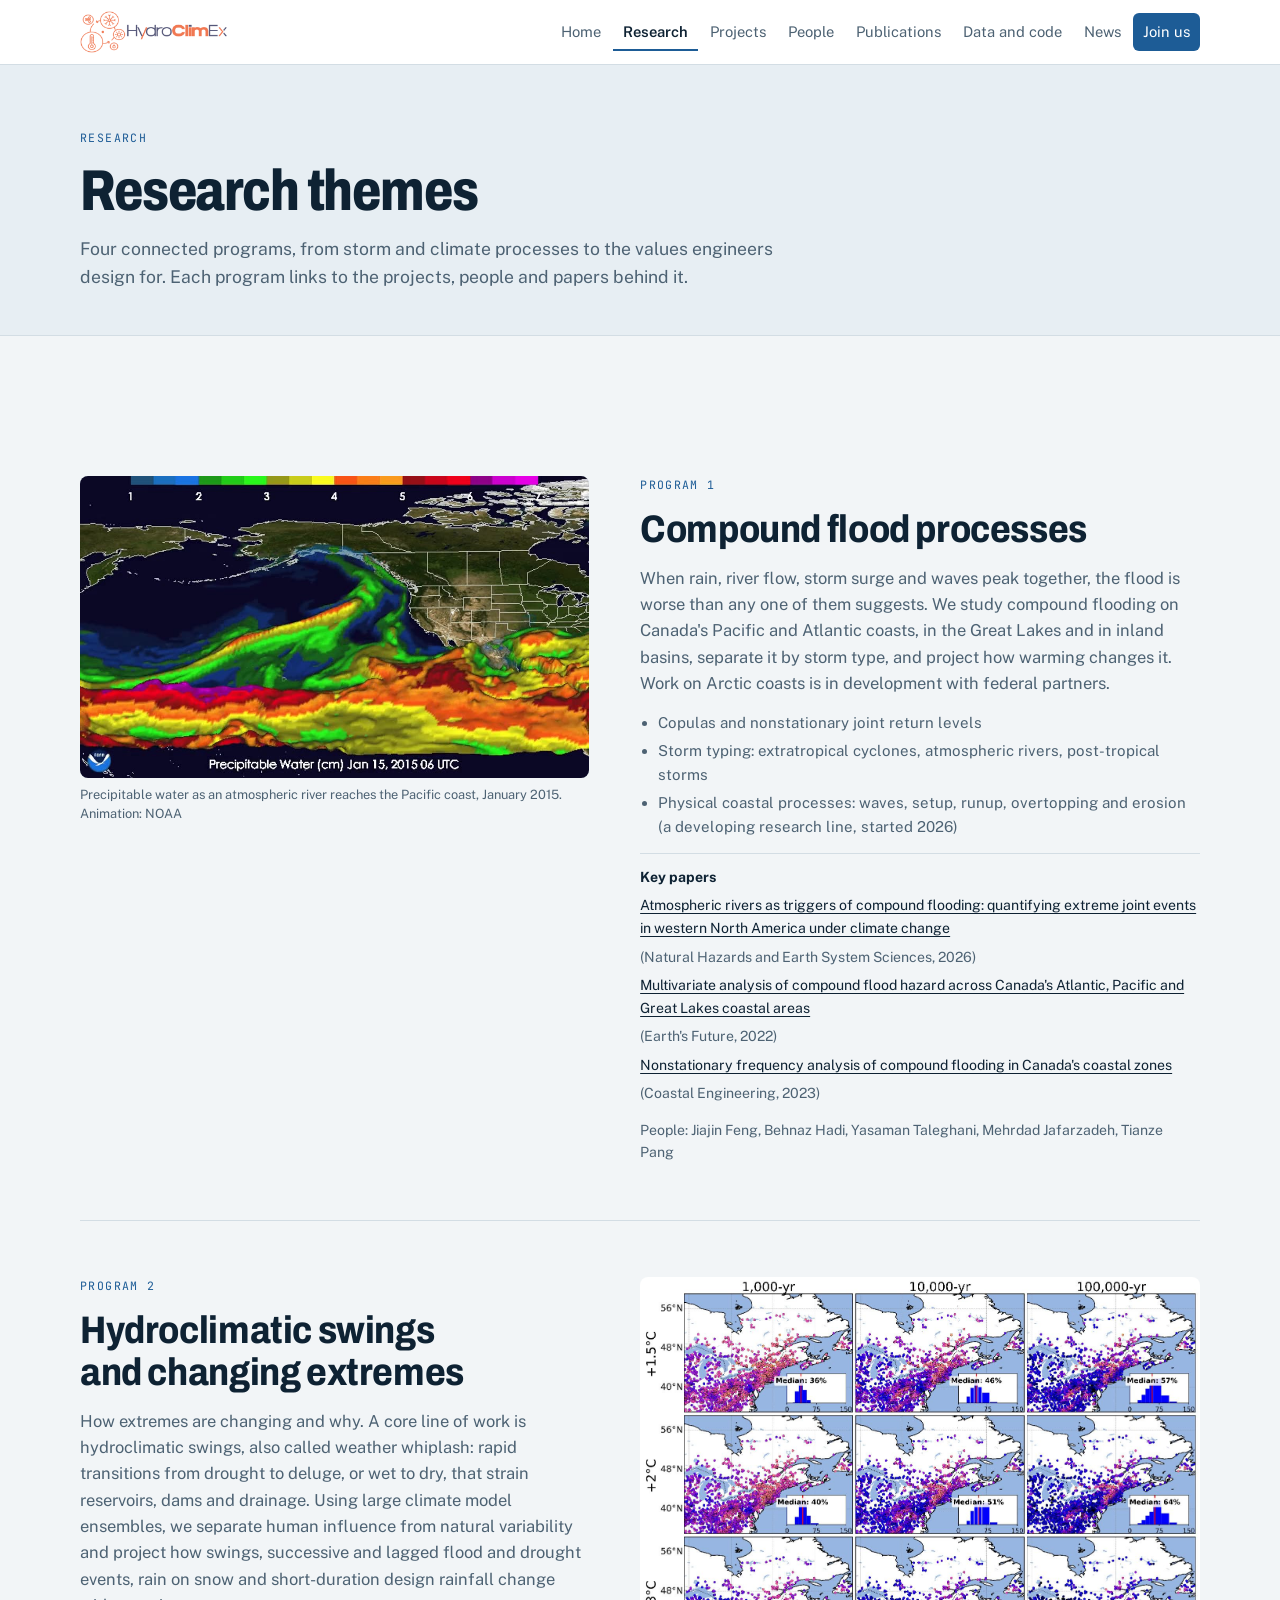
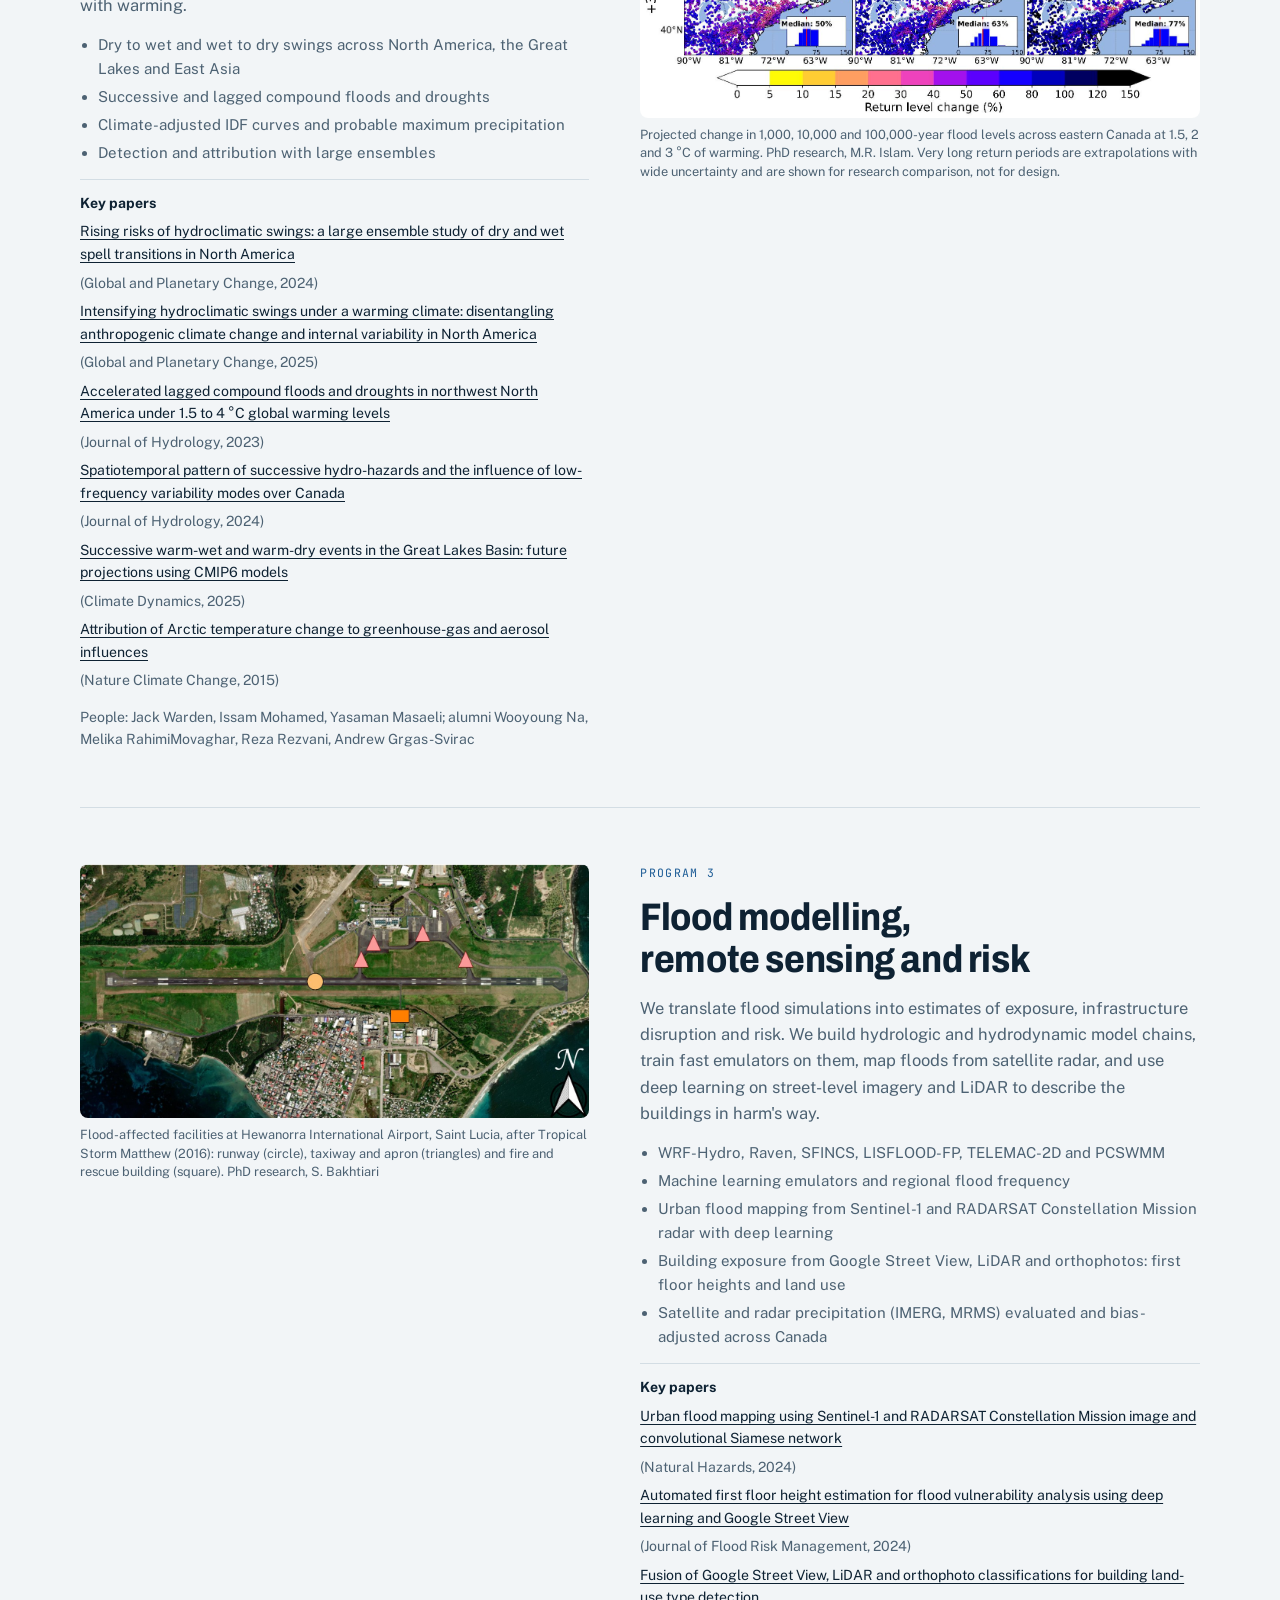
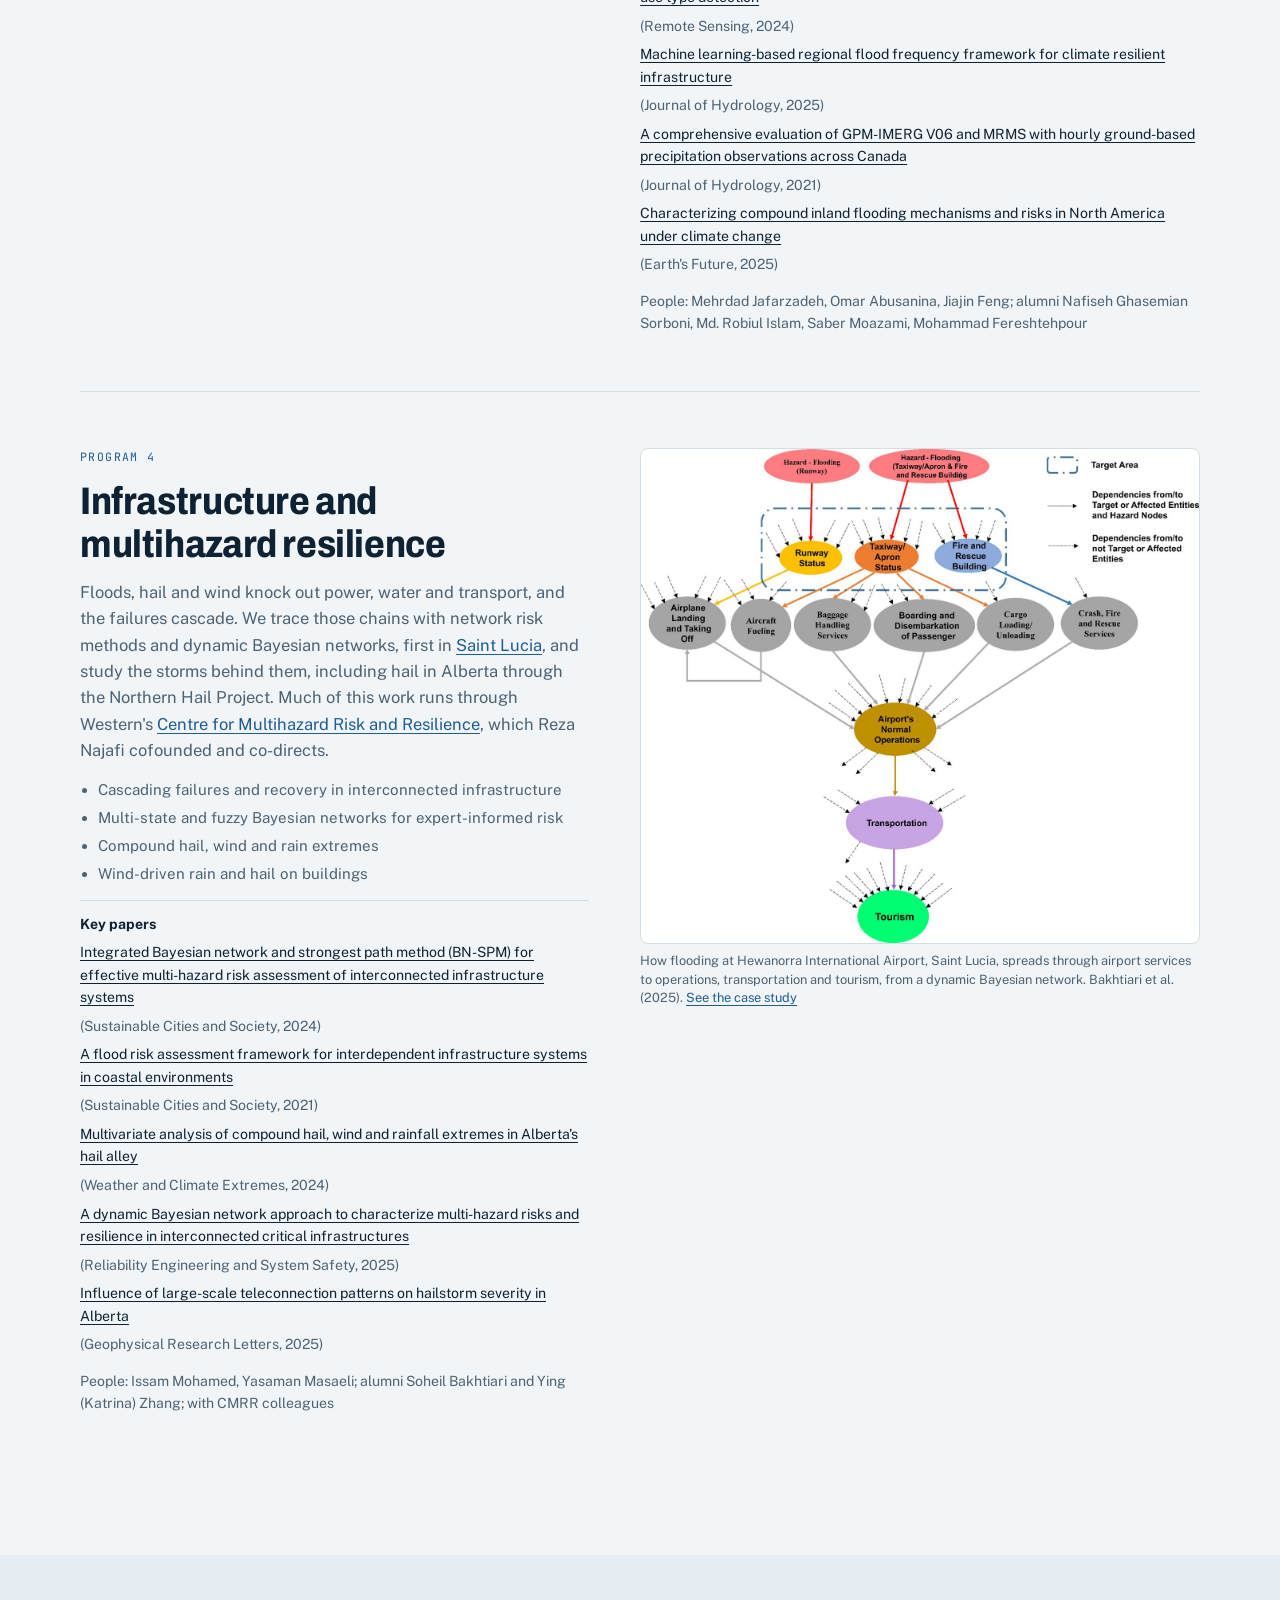
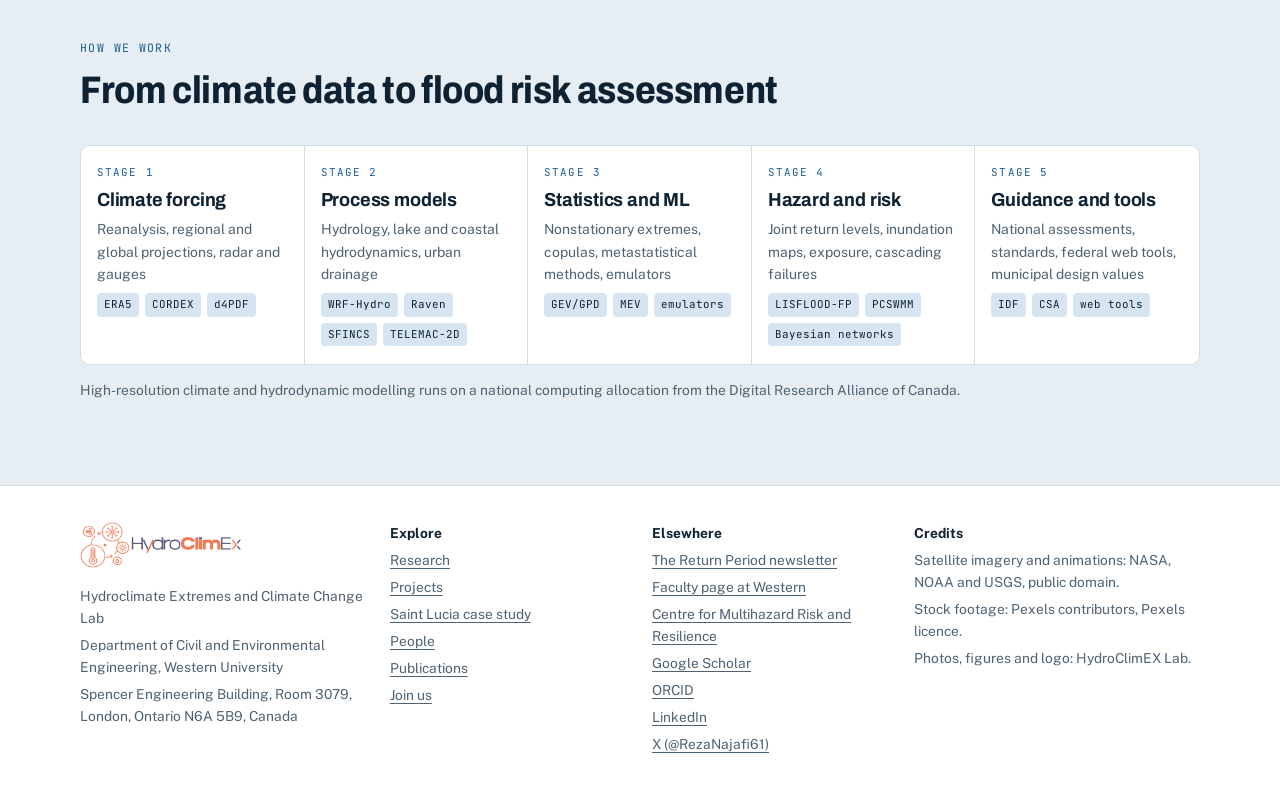
<file: research.html>
<!doctype html>
<html lang="en">
<head>
<meta charset="utf-8">
<meta name="viewport" content="width=device-width, initial-scale=1, viewport-fit=cover">
<title>Research, HydroClimEX Lab</title>
<meta name="description" content="Research themes of the HydroClimEX Lab: compound flood processes, changing hydroclimate extremes, flood modelling and risk, and infrastructure resilience.">
<link rel="preconnect" href="https://fonts.googleapis.com">
<link rel="preconnect" href="https://fonts.gstatic.com" crossorigin>
<link rel="stylesheet" href="https://fonts.googleapis.com/css2?family=Archivo:wdth,wght@62..125,400..800&family=Public+Sans:ital,wght@0,400..700;1,400&family=JetBrains+Mono:wght@400;500&display=swap">
<link rel="canonical" href="https://hydroclimex.ca/research.html">
<meta property="og:type" content="website">
<meta property="og:site_name" content="HydroClimEX Lab">
<meta property="og:title" content="Research, HydroClimEX Lab">
<meta property="og:description" content="Research themes of the HydroClimEX Lab: compound flood processes, changing hydroclimate extremes, flood modelling and risk, and infrastructure resilience.">
<meta property="og:url" content="https://hydroclimex.ca/research.html">
<meta property="og:image" content="https://hydroclimex.ca/img/photos/middlesex-2024.jpg">
<meta name="twitter:card" content="summary_large_image">
<link rel="icon" type="image/png" href="img/brand/favicon.png">
<link rel="stylesheet" href="assets/site.css">
<!-- Cloudflare Web Analytics --><script defer src="https://static.cloudflareinsights.com/beacon.min.js" data-cf-beacon='{"token": "969657aafaae4913b0bdd10236ce3ab5"}'></script><!-- End Cloudflare Web Analytics -->
</head>
<body>
<header class="top"><div class="wrap">
<a class="brand" href="index.html" aria-label="HydroClimEX Lab, home"><img class="lg lg-light" src="img/brand/logo-light.png" alt="HydroClimEx" width="498" height="142"><img class="lg lg-dark" src="img/brand/logo-dark.png" alt="" width="498" height="142"><span class="bt"><small>Hydroclimate Extremes Lab</small><small>Western University</small></span></a>
<button class="menu-btn" type="button" aria-expanded="false" aria-controls="mainnav">Menu</button>
<nav class="main" id="mainnav" aria-label="Main"><a href="index.html">Home</a><a href="research.html" aria-current="page">Research</a><a href="projects.html">Projects</a><a href="people.html">People</a><a href="publications.html">Publications</a><a href="data.html">Data and code</a><a href="news.html">News</a><a class="join" href="join.html">Join us</a></nav>
</div></header>
<main>
<section class="page-head"><div class="wrap">
<p class="eyebrow">Research</p><h1>Research themes</h1><p class="lede">Four connected programs, from storm and climate processes to the values engineers design for. Each program links to the projects, people and papers behind it.</p></div></section>
<section>
<div class="wrap">
  <article class="program" id="compound">
    <figure><video class="" data-src="media/noaa-atmospheric-river.mp4" poster="media/noaa-atmospheric-river.jpg" autoplay muted loop playsinline preload="auto" aria-label="NOAA animation of an atmospheric river reaching North America, January 2015"></video><figcaption>Precipitable water as an atmospheric river reaches the Pacific coast, January 2015. Animation: NOAA</figcaption></figure>
    <div class="txt">
      <p class="eyebrow">Program 1</p><h2>Compound flood processes</h2>
      <p class="muted">When rain, river flow, storm surge and waves peak together, the flood is worse than any one of them suggests. We study compound flooding on Canada's Pacific and Atlantic coasts, in the Great Lakes and in inland basins, separate it by storm type, and project how warming changes it. Work on Arctic coasts is in development with federal partners.</p>
      <ul><li>Copulas and nonstationary joint return levels</li><li>Storm typing: extratropical cyclones, atmospheric rivers, post-tropical storms</li><li>Physical coastal processes: waves, setup, runup, overtopping and erosion (a developing research line, started 2026)</li></ul>
      <div class="papers"><b>Key papers</b><a href="https://doi.org/10.5194/nhess-26-901-2026" target="_blank" rel="noopener">Atmospheric rivers as triggers of compound flooding: quantifying extreme joint events in western North America under climate change</a> <span class="muted">(Natural Hazards and Earth System Sciences, 2026)</span><a href="https://doi.org/10.1029/2022EF002655" target="_blank" rel="noopener">Multivariate analysis of compound flood hazard across Canada's Atlantic, Pacific and Great Lakes coastal areas</a> <span class="muted">(Earth's Future, 2022)</span><a href="https://doi.org/10.1016/j.coastaleng.2023.104292" target="_blank" rel="noopener">Nonstationary frequency analysis of compound flooding in Canada's coastal zones</a> <span class="muted">(Coastal Engineering, 2023)</span></div>
      <p class="people-inline">People: Jiajin Feng, Behnaz Hadi, Yasaman Taleghani, Mehrdad Jafarzadeh, Tianze Pang</p>
    </div>
  </article>
  <article class="program flip" id="extremes">
    <figure><img src="img/figs/fig-return-level-change.jpg" alt="Maps of projected change in extreme flood return levels across eastern Canada at 1.5, 2 and 3 degrees of warming" loading="lazy"><figcaption>Projected change in 1,000, 10,000 and 100,000-year flood levels across eastern Canada at 1.5, 2 and 3 °C of warming. PhD research, M.R. Islam. Very long return periods are extrapolations with wide uncertainty and are shown for research comparison, not for design.</figcaption></figure>
    <div class="txt">
      <p class="eyebrow">Program 2</p><h2>Hydroclimatic swings and changing extremes</h2>
      <p class="muted">How extremes are changing and why. A core line of work is hydroclimatic swings, also called weather whiplash: rapid transitions from drought to deluge, or wet to dry, that strain reservoirs, dams and drainage. Using large climate model ensembles, we separate human influence from natural variability and project how swings, successive and lagged flood and drought events, rain on snow and short-duration design rainfall change with warming.</p>
      <ul><li>Dry to wet and wet to dry swings across North America, the Great Lakes and East Asia</li><li>Successive and lagged compound floods and droughts</li><li>Climate-adjusted IDF curves and probable maximum precipitation</li><li>Detection and attribution with large ensembles</li></ul>
      <div class="papers"><b>Key papers</b><a href="https://doi.org/10.1016/j.gloplacha.2024.104476" target="_blank" rel="noopener">Rising risks of hydroclimatic swings: a large ensemble study of dry and wet spell transitions in North America</a> <span class="muted">(Global and Planetary Change, 2024)</span><a href="https://doi.org/10.1016/j.gloplacha.2025.105171" target="_blank" rel="noopener">Intensifying hydroclimatic swings under a warming climate: disentangling anthropogenic climate change and internal variability in North America</a> <span class="muted">(Global and Planetary Change, 2025)</span><a href="https://doi.org/10.1016/j.jhydrol.2023.129906" target="_blank" rel="noopener">Accelerated lagged compound floods and droughts in northwest North America under 1.5 to 4 °C global warming levels</a> <span class="muted">(Journal of Hydrology, 2023)</span><a href="https://doi.org/10.1016/j.jhydrol.2024.131057" target="_blank" rel="noopener">Spatiotemporal pattern of successive hydro-hazards and the influence of low-frequency variability modes over Canada</a> <span class="muted">(Journal of Hydrology, 2024)</span><a href="https://doi.org/10.1007/s00382-024-07565-9" target="_blank" rel="noopener">Successive warm-wet and warm-dry events in the Great Lakes Basin: future projections using CMIP6 models</a> <span class="muted">(Climate Dynamics, 2025)</span><a href="https://doi.org/10.1038/nclimate2524" target="_blank" rel="noopener">Attribution of Arctic temperature change to greenhouse-gas and aerosol influences</a> <span class="muted">(Nature Climate Change, 2015)</span></div>
      <p class="people-inline">People: Jack Warden, Issam Mohamed, Yasaman Masaeli; alumni Wooyoung Na, Melika RahimiMovaghar, Reza Rezvani, Andrew Grgas-Svirac</p>
    </div>
  </article>
  <article class="program" id="risk">
    <figure><a href="saint-lucia.html"><img src="img/stlucia/hia-aerial.jpg" alt="Satellite view of Hewanorra International Airport, Saint Lucia, marking the runway, taxiways, apron and fire and rescue building affected by flooding" loading="lazy"></a><figcaption>Flood-affected facilities at Hewanorra International Airport, Saint Lucia, after Tropical Storm Matthew (2016): runway (circle), taxiway and apron (triangles) and fire and rescue building (square). PhD research, S. Bakhtiari</figcaption></figure>
    <div class="txt">
      <p class="eyebrow">Program 3</p><h2>Flood modelling, remote sensing and risk</h2>
      <p class="muted">We translate flood simulations into estimates of exposure, infrastructure disruption and risk. We build hydrologic and hydrodynamic model chains, train fast emulators on them, map floods from satellite radar, and use deep learning on street-level imagery and LiDAR to describe the buildings in harm's way.</p>
      <ul><li>WRF-Hydro, Raven, SFINCS, LISFLOOD-FP, TELEMAC-2D and PCSWMM</li><li>Machine learning emulators and regional flood frequency</li><li>Urban flood mapping from Sentinel-1 and RADARSAT Constellation Mission radar with deep learning</li><li>Building exposure from Google Street View, LiDAR and orthophotos: first floor heights and land use</li><li>Satellite and radar precipitation (IMERG, MRMS) evaluated and bias-adjusted across Canada</li></ul>
      <div class="papers"><b>Key papers</b><a href="https://scholar.google.com/scholar?q=Urban+flood+mapping+using+Sentinel-1+and+RADARSAT+Constellation+Mission+image+and+convolutional+Siamese+network" target="_blank" rel="noopener">Urban flood mapping using Sentinel-1 and RADARSAT Constellation Mission image and convolutional Siamese network</a> <span class="muted">(Natural Hazards, 2024)</span><a href="https://doi.org/10.1111/jfr3.12975" target="_blank" rel="noopener">Automated first floor height estimation for flood vulnerability analysis using deep learning and Google Street View</a> <span class="muted">(Journal of Flood Risk Management, 2024)</span><a href="https://doi.org/10.3390/rs16112011" target="_blank" rel="noopener">Fusion of Google Street View, LiDAR and orthophoto classifications for building land-use type detection</a> <span class="muted">(Remote Sensing, 2024)</span><a href="https://doi.org/10.1016/j.jhydrol.2025.133703" target="_blank" rel="noopener">Machine learning-based regional flood frequency framework for climate resilient infrastructure</a> <span class="muted">(Journal of Hydrology, 2025)</span><a href="https://doi.org/10.1016/j.jhydrol.2020.125929" target="_blank" rel="noopener">A comprehensive evaluation of GPM-IMERG V06 and MRMS with hourly ground-based precipitation observations across Canada</a> <span class="muted">(Journal of Hydrology, 2021)</span><a href="https://doi.org/10.1029/2024EF005353" target="_blank" rel="noopener">Characterizing compound inland flooding mechanisms and risks in North America under climate change</a> <span class="muted">(Earth's Future, 2025)</span></div>
      <p class="people-inline">People: Mehrdad Jafarzadeh, Omar Abusanina, Jiajin Feng; alumni Nafiseh Ghasemian Sorboni, Md. Robiul Islam, Saber Moazami, Mohammad Fereshtehpour</p>
    </div>
  </article>
  <article class="program flip" id="resilience">
    <figure><a href="saint-lucia.html"><img src="img/stlucia/airport-network.jpg" alt="Dependency network showing how flooding of airport facilities propagates to airport services, operations, transportation and tourism" loading="lazy" style="background:#fff;border:1px solid var(--line)"></a><figcaption>How flooding at Hewanorra International Airport, Saint Lucia, spreads through airport services to operations, transportation and tourism, from a dynamic Bayesian network. Bakhtiari et al. (2025). <a href="saint-lucia.html">See the case study</a></figcaption></figure>
    <div class="txt">
      <p class="eyebrow">Program 4</p><h2>Infrastructure and multihazard resilience</h2>
      <p class="muted">Floods, hail and wind knock out power, water and transport, and the failures cascade. We trace those chains with network risk methods and dynamic Bayesian networks, first in <a href="saint-lucia.html">Saint Lucia</a>, and study the storms behind them, including hail in Alberta through the Northern Hail Project. Much of this work runs through Western's <a href="https://www.uwo.ca/multihazard_risk_resilience/index.html" target="_blank" rel="noopener">Centre for Multihazard Risk and Resilience</a>, which Reza Najafi cofounded and co-directs.</p>
      <ul><li>Cascading failures and recovery in interconnected infrastructure</li><li>Multi-state and fuzzy Bayesian networks for expert-informed risk</li><li>Compound hail, wind and rain extremes</li><li>Wind-driven rain and hail on buildings</li></ul>
      <div class="papers"><b>Key papers</b><a href="https://doi.org/10.1016/j.scs.2024.105294" target="_blank" rel="noopener">Integrated Bayesian network and strongest path method (BN-SPM) for effective multi-hazard risk assessment of interconnected infrastructure systems</a> <span class="muted">(Sustainable Cities and Society, 2024)</span><a href="https://doi.org/10.1016/j.scs.2020.102516" target="_blank" rel="noopener">A flood risk assessment framework for interdependent infrastructure systems in coastal environments</a> <span class="muted">(Sustainable Cities and Society, 2021)</span><a href="https://www.sciencedirect.com/science/article/pii/S2212094724000793" target="_blank" rel="noopener">Multivariate analysis of compound hail, wind and rainfall extremes in Alberta's hail alley</a> <span class="muted">(Weather and Climate Extremes, 2024)</span><a href="https://www.sciencedirect.com/science/article/pii/S0951832025000183" target="_blank" rel="noopener">A dynamic Bayesian network approach to characterize multi-hazard risks and resilience in interconnected critical infrastructures</a> <span class="muted">(Reliability Engineering and System Safety, 2025)</span><a href="https://doi.org/10.1029/2025GL115839" target="_blank" rel="noopener">Influence of large-scale teleconnection patterns on hailstorm severity in Alberta</a> <span class="muted">(Geophysical Research Letters, 2025)</span></div>
      <p class="people-inline">People: Issam Mohamed, Yasaman Masaeli; alumni Soheil Bakhtiari and Ying (Katrina) Zhang; with CMRR colleagues</p>
    </div>
  </article>
</div>
</section>
<section class="band">
  <div class="wrap">
    <div class="sec-head"><p class="eyebrow">How we work</p><h2>From climate data to flood risk assessment</h2></div>
    <div class="chain">
      <div class="stage"><h3>Climate forcing</h3><p>Reanalysis, regional and global projections, radar and gauges</p><div class="tags"><span class="tag">ERA5</span><span class="tag">CORDEX</span><span class="tag">d4PDF</span></div></div>
      <div class="stage"><h3>Process models</h3><p>Hydrology, lake and coastal hydrodynamics, urban drainage</p><div class="tags"><span class="tag">WRF-Hydro</span><span class="tag">Raven</span><span class="tag">SFINCS</span><span class="tag">TELEMAC-2D</span></div></div>
      <div class="stage"><h3>Statistics and ML</h3><p>Nonstationary extremes, copulas, metastatistical methods, emulators</p><div class="tags"><span class="tag">GEV/GPD</span><span class="tag">MEV</span><span class="tag">emulators</span></div></div>
      <div class="stage"><h3>Hazard and risk</h3><p>Joint return levels, inundation maps, exposure, cascading failures</p><div class="tags"><span class="tag">LISFLOOD-FP</span><span class="tag">PCSWMM</span><span class="tag">Bayesian networks</span></div></div>
      <div class="stage"><h3>Guidance and tools</h3><p>National assessments, standards, federal web tools, municipal design values</p><div class="tags"><span class="tag">IDF</span><span class="tag">CSA</span><span class="tag">web tools</span></div></div>
    </div>
    <p class="muted small" style="margin-top:14px">High-resolution climate and hydrodynamic modelling runs on a national computing allocation from the Digital Research Alliance of Canada.</p>
  </div>
</section>

</main>
<footer><div class="wrap">
<div><a class="flogo" href="index.html" aria-label="HydroClimEX Lab, home"><img class="lg lg-light" src="img/brand/logo-light.png" alt="HydroClimEx" width="498" height="142"><img class="lg lg-dark" src="img/brand/logo-dark.png" alt="" width="498" height="142"></a><span>Hydroclimate Extremes and Climate Change Lab</span><span>Department of Civil and Environmental Engineering, Western University</span><span>Spencer Engineering Building, Room 3079, London, Ontario N6A 5B9, Canada</span></div>
<div><b>Explore</b><a href="research.html">Research</a><a href="projects.html">Projects</a><a href="saint-lucia.html">Saint Lucia case study</a><a href="people.html">People</a><a href="publications.html">Publications</a><a href="join.html">Join us</a></div>
<div><b>Elsewhere</b><a href="https://returnperiod.substack.com/" target="_blank" rel="noopener">The Return Period newsletter</a><a href="https://www.eng.uwo.ca/civil/faculty/najafi_m/" target="_blank" rel="noopener">Faculty page at Western</a><a href="https://www.uwo.ca/multihazard_risk_resilience/index.html" target="_blank" rel="noopener">Centre for Multihazard Risk and Resilience</a><a href="https://scholar.google.ca/citations?user=OrbZSMcAAAAJ&amp;hl=en" target="_blank" rel="noopener">Google Scholar</a><a href="https://orcid.org/0000-0002-1652-3135" target="_blank" rel="noopener">ORCID</a><a href="https://www.linkedin.com/in/mohammad-reza-najafi-26027255/" target="_blank" rel="noopener">LinkedIn</a><a href="https://x.com/RezaNajafi61" target="_blank" rel="noopener">X (@RezaNajafi61)</a></div>
<div><b>Credits</b><span>Satellite imagery and animations: NASA, NOAA and USGS, public domain.</span><span>Stock footage: Pexels contributors, Pexels licence.</span><span>Photos, figures and logo: HydroClimEX Lab.</span></div>
</div></footer>
<script src="assets/site.js"></script>
</body>
</html>
</file>
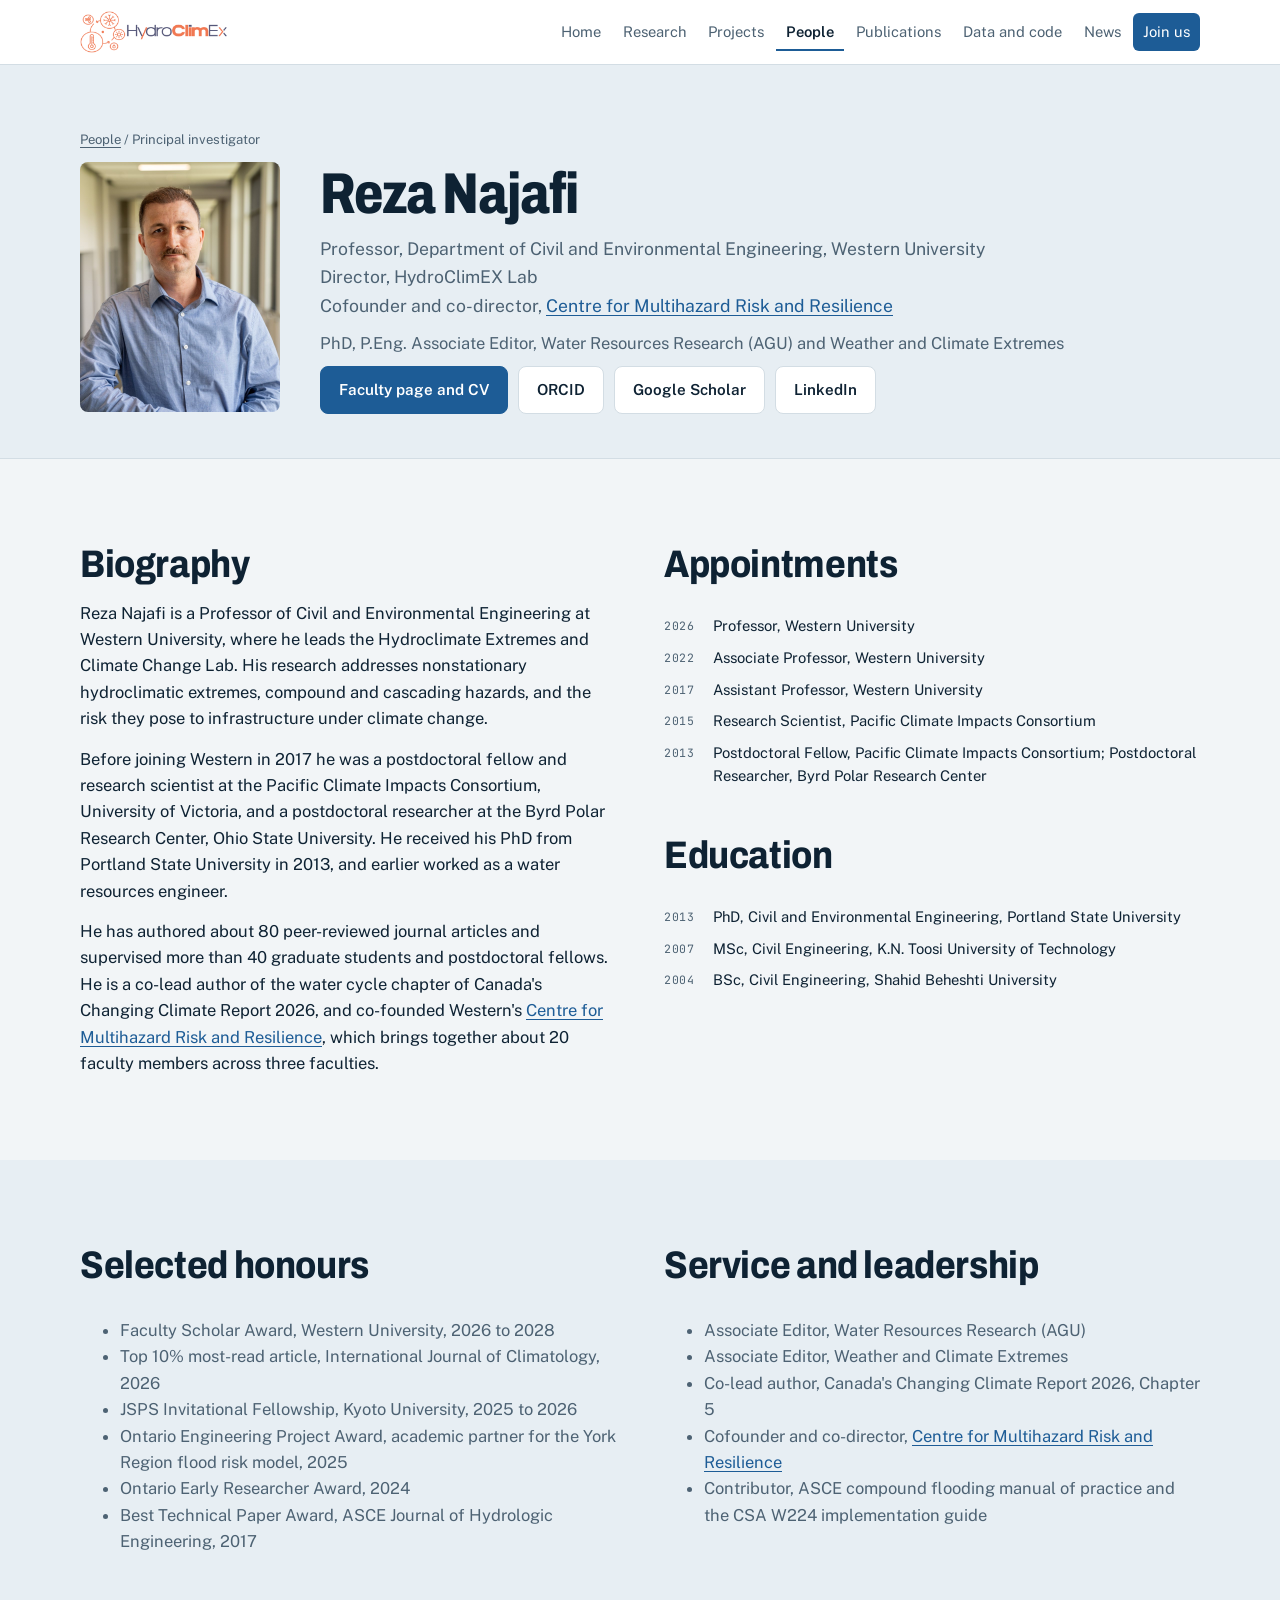
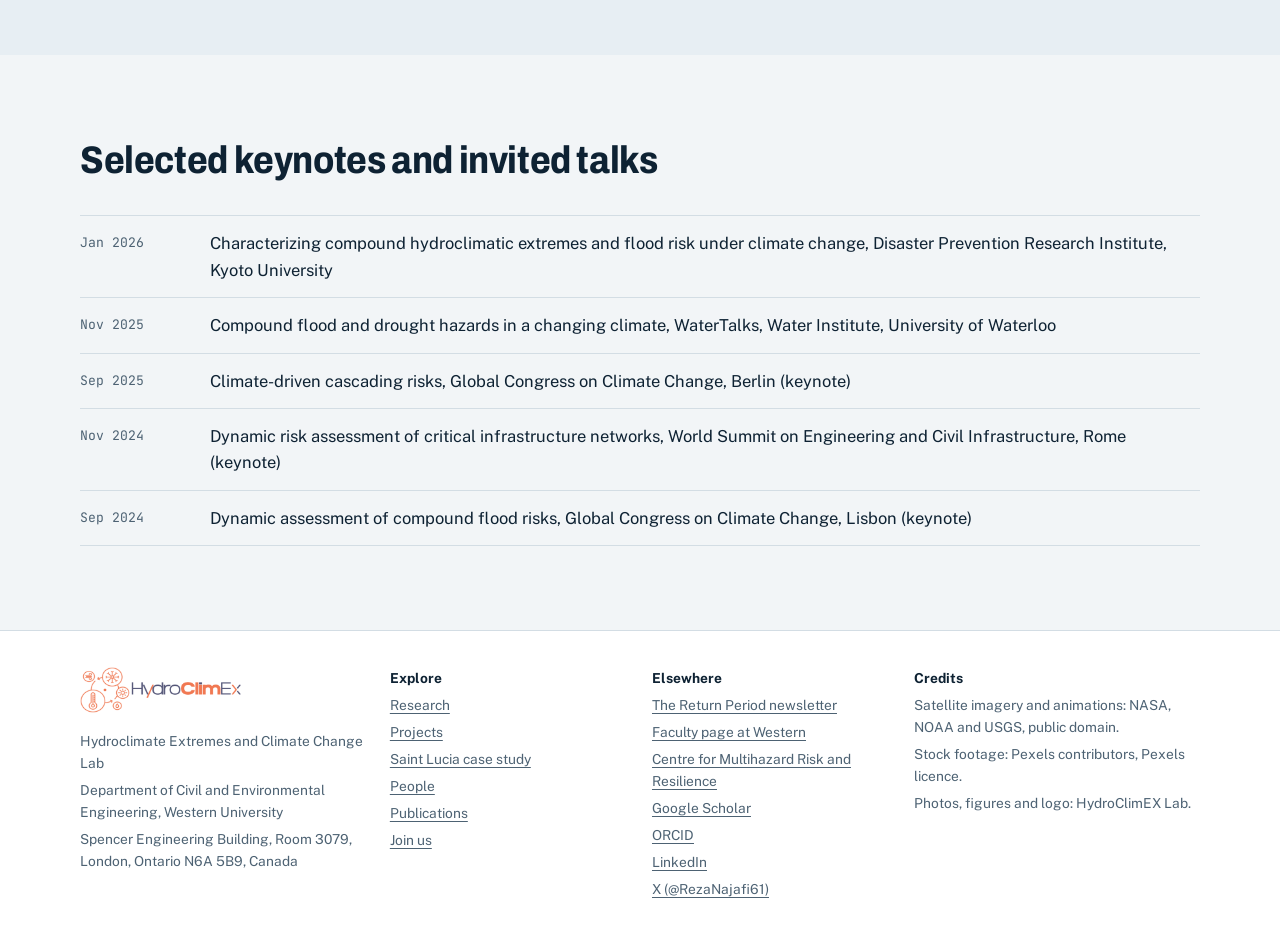
<file: reza-najafi.html>
<!doctype html>
<html lang="en">
<head>
<meta charset="utf-8">
<meta name="viewport" content="width=device-width, initial-scale=1, viewport-fit=cover">
<title>M. Reza Najafi, Western University, HydroClimEX Lab</title>
<meta name="description" content="Professor Reza Najafi, PhD, P.Eng., Western University: biography, appointments, awards and service.">
<link rel="preconnect" href="https://fonts.googleapis.com">
<link rel="preconnect" href="https://fonts.gstatic.com" crossorigin>
<link rel="stylesheet" href="https://fonts.googleapis.com/css2?family=Archivo:wdth,wght@62..125,400..800&family=Public+Sans:ital,wght@0,400..700;1,400&family=JetBrains+Mono:wght@400;500&display=swap">
<link rel="canonical" href="https://hydroclimex.ca/reza-najafi.html">
<meta property="og:type" content="website">
<meta property="og:site_name" content="HydroClimEX Lab">
<meta property="og:title" content="M. Reza Najafi, Western University, HydroClimEX Lab">
<meta property="og:description" content="Professor Reza Najafi, PhD, P.Eng., Western University: biography, appointments, awards and service.">
<meta property="og:url" content="https://hydroclimex.ca/reza-najafi.html">
<meta property="og:image" content="https://hydroclimex.ca/img/photos/middlesex-2024.jpg">
<meta name="twitter:card" content="summary_large_image">
<link rel="icon" type="image/png" href="img/brand/favicon.png">
<link rel="stylesheet" href="assets/site.css">
<!-- Cloudflare Web Analytics --><script defer src="https://static.cloudflareinsights.com/beacon.min.js" data-cf-beacon='{"token": "969657aafaae4913b0bdd10236ce3ab5"}'></script><!-- End Cloudflare Web Analytics -->
</head>
<body>
<header class="top"><div class="wrap">
<a class="brand" href="index.html" aria-label="HydroClimEX Lab, home"><img class="lg lg-light" src="img/brand/logo-light.png" alt="HydroClimEx" width="498" height="142"><img class="lg lg-dark" src="img/brand/logo-dark.png" alt="" width="498" height="142"><span class="bt"><small>Hydroclimate Extremes Lab</small><small>Western University</small></span></a>
<button class="menu-btn" type="button" aria-expanded="false" aria-controls="mainnav">Menu</button>
<nav class="main" id="mainnav" aria-label="Main"><a href="index.html">Home</a><a href="research.html">Research</a><a href="projects.html">Projects</a><a href="people.html" aria-current="page">People</a><a href="publications.html">Publications</a><a href="data.html">Data and code</a><a href="news.html">News</a><a class="join" href="join.html">Join us</a></nav>
</div></header>
<main>

<section class="page-head"><div class="wrap">
<p class="crumbs"><a href="people.html">People</a> / Principal investigator</p>
<div class="pi-card" style="background:transparent;border:0;padding:0">
  <img src="img/people/reza-najafi.jpg" alt="Portrait of Professor Reza Najafi" width="640" height="800">
  <div class="txt">
    <h1>Reza Najafi</h1>
    <p class="lede">Professor, Department of Civil and Environmental Engineering, Western University<br>Director, HydroClimEX Lab<br>Cofounder and co-director, <a href="https://www.uwo.ca/multihazard_risk_resilience/index.html" target="_blank" rel="noopener">Centre for Multihazard Risk and Resilience</a></p>
    <p class="muted">PhD, P.Eng. Associate Editor, Water Resources Research (AGU) and Weather and Climate Extremes</p>
    <div class="btns"><a class="btn primary" href="https://www.eng.uwo.ca/civil/faculty/najafi_m/" target="_blank" rel="noopener">Faculty page and CV</a><a class="btn" href="https://orcid.org/0000-0002-1652-3135" target="_blank" rel="noopener">ORCID</a><a class="btn" href="https://scholar.google.ca/citations?user=OrbZSMcAAAAJ&amp;hl=en" target="_blank" rel="noopener">Google Scholar</a><a class="btn" href="https://www.linkedin.com/in/mohammad-reza-najafi-26027255/" target="_blank" rel="noopener">LinkedIn</a></div>
  </div>
</div>
</div></section>
<section>
<div class="wrap grid g2" style="gap:48px;align-items:start">
  <div class="prose">
    <h2>Biography</h2>
    <p>Reza Najafi is a Professor of Civil and Environmental Engineering at Western University, where he leads the Hydroclimate Extremes and Climate Change Lab. His research addresses nonstationary hydroclimatic extremes, compound and cascading hazards, and the risk they pose to infrastructure under climate change.</p>
    <p>Before joining Western in 2017 he was a postdoctoral fellow and research scientist at the Pacific Climate Impacts Consortium, University of Victoria, and a postdoctoral researcher at the Byrd Polar Research Center, Ohio State University. He received his PhD from Portland State University in 2013, and earlier worked as a water resources engineer.</p>
    <p>He has authored about 80 peer-reviewed journal articles and supervised more than 40 graduate students and postdoctoral fellows. He is a co-lead author of the water cycle chapter of Canada's Changing Climate Report 2026, and co-founded Western's <a href="https://www.uwo.ca/multihazard_risk_resilience/index.html" target="_blank" rel="noopener">Centre for Multihazard Risk and Resilience</a>, which brings together about 20 faculty members across three faculties.</p>
  </div>
  <div class="prose">
    <h2>Appointments</h2>
    <dl class="facts">
      <dt>2026</dt><dd>Professor, Western University</dd>
      <dt>2022</dt><dd>Associate Professor, Western University</dd>
      <dt>2017</dt><dd>Assistant Professor, Western University</dd>
      <dt>2015</dt><dd>Research Scientist, Pacific Climate Impacts Consortium</dd>
      <dt>2013</dt><dd>Postdoctoral Fellow, Pacific Climate Impacts Consortium; Postdoctoral Researcher, Byrd Polar Research Center</dd>
    </dl>
    <h2 style="margin-top:18px">Education</h2>
    <dl class="facts">
      <dt>2013</dt><dd>PhD, Civil and Environmental Engineering, Portland State University</dd>
      <dt>2007</dt><dd>MSc, Civil Engineering, K.N. Toosi University of Technology</dd>
      <dt>2004</dt><dd>BSc, Civil Engineering, Shahid Beheshti University</dd>
    </dl>
  </div>
</div>
</section>
<section class="band">
<div class="wrap grid g2" style="gap:48px;align-items:start">
  <div class="prose">
    <h2>Selected honours</h2>
    <ul class="muted">
      <li>Faculty Scholar Award, Western University, 2026 to 2028</li>
      <li>Top 10% most-read article, International Journal of Climatology, 2026</li>
      <li>JSPS Invitational Fellowship, Kyoto University, 2025 to 2026</li>
      <li>Ontario Engineering Project Award, academic partner for the York Region flood risk model, 2025</li>
      <li>Ontario Early Researcher Award, 2024</li>
      <li>Best Technical Paper Award, ASCE Journal of Hydrologic Engineering, 2017</li>
    </ul>
  </div>
  <div class="prose">
    <h2>Service and leadership</h2>
    <ul class="muted">
      <li>Associate Editor, Water Resources Research (AGU)</li>
      <li>Associate Editor, Weather and Climate Extremes</li>
      <li>Co-lead author, Canada's Changing Climate Report 2026, Chapter 5</li>
      <li>Cofounder and co-director, <a href="https://www.uwo.ca/multihazard_risk_resilience/index.html" target="_blank" rel="noopener">Centre for Multihazard Risk and Resilience</a></li>
      <li>Contributor, ASCE compound flooding manual of practice and the CSA W224 implementation guide</li>
    </ul>
  </div>
</div>
</section>
<section>
<div class="wrap">
  <div class="sec-head"><h2>Selected keynotes and invited talks</h2></div>
  <ul class="news">
    <li><time>Jan 2026</time><p>Characterizing compound hydroclimatic extremes and flood risk under climate change, Disaster Prevention Research Institute, Kyoto University</p></li>
    <li><time>Nov 2025</time><p>Compound flood and drought hazards in a changing climate, WaterTalks, Water Institute, University of Waterloo</p></li>
    <li><time>Sep 2025</time><p>Climate-driven cascading risks, Global Congress on Climate Change, Berlin (keynote)</p></li>
    <li><time>Nov 2024</time><p>Dynamic risk assessment of critical infrastructure networks, World Summit on Engineering and Civil Infrastructure, Rome (keynote)</p></li>
    <li><time>Sep 2024</time><p>Dynamic assessment of compound flood risks, Global Congress on Climate Change, Lisbon (keynote)</p></li>
  </ul>
</div>
</section>

</main>
<footer><div class="wrap">
<div><a class="flogo" href="index.html" aria-label="HydroClimEX Lab, home"><img class="lg lg-light" src="img/brand/logo-light.png" alt="HydroClimEx" width="498" height="142"><img class="lg lg-dark" src="img/brand/logo-dark.png" alt="" width="498" height="142"></a><span>Hydroclimate Extremes and Climate Change Lab</span><span>Department of Civil and Environmental Engineering, Western University</span><span>Spencer Engineering Building, Room 3079, London, Ontario N6A 5B9, Canada</span></div>
<div><b>Explore</b><a href="research.html">Research</a><a href="projects.html">Projects</a><a href="saint-lucia.html">Saint Lucia case study</a><a href="people.html">People</a><a href="publications.html">Publications</a><a href="join.html">Join us</a></div>
<div><b>Elsewhere</b><a href="https://returnperiod.substack.com/" target="_blank" rel="noopener">The Return Period newsletter</a><a href="https://www.eng.uwo.ca/civil/faculty/najafi_m/" target="_blank" rel="noopener">Faculty page at Western</a><a href="https://www.uwo.ca/multihazard_risk_resilience/index.html" target="_blank" rel="noopener">Centre for Multihazard Risk and Resilience</a><a href="https://scholar.google.ca/citations?user=OrbZSMcAAAAJ&amp;hl=en" target="_blank" rel="noopener">Google Scholar</a><a href="https://orcid.org/0000-0002-1652-3135" target="_blank" rel="noopener">ORCID</a><a href="https://www.linkedin.com/in/mohammad-reza-najafi-26027255/" target="_blank" rel="noopener">LinkedIn</a><a href="https://x.com/RezaNajafi61" target="_blank" rel="noopener">X (@RezaNajafi61)</a></div>
<div><b>Credits</b><span>Satellite imagery and animations: NASA, NOAA and USGS, public domain.</span><span>Stock footage: Pexels contributors, Pexels licence.</span><span>Photos, figures and logo: HydroClimEX Lab.</span></div>
</div></footer>
<script src="assets/site.js"></script>
</body>
</html>
</file>
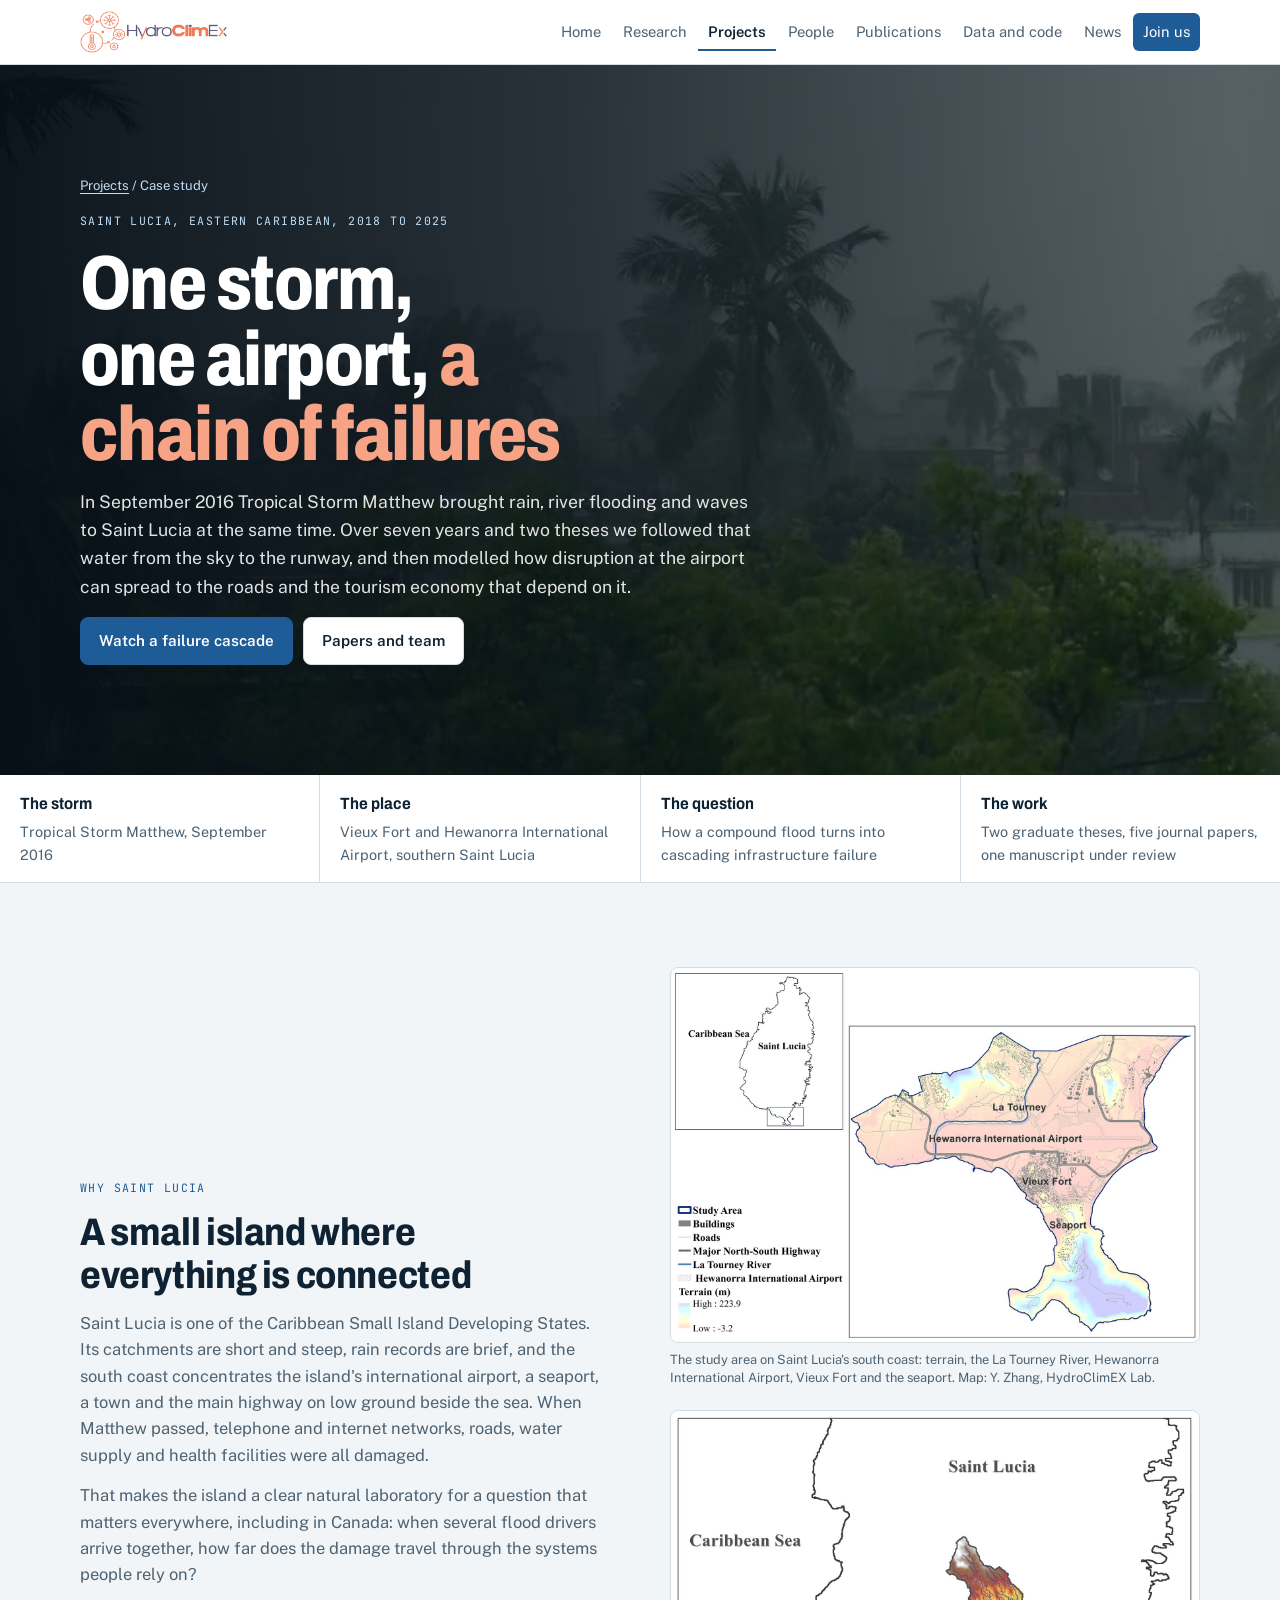
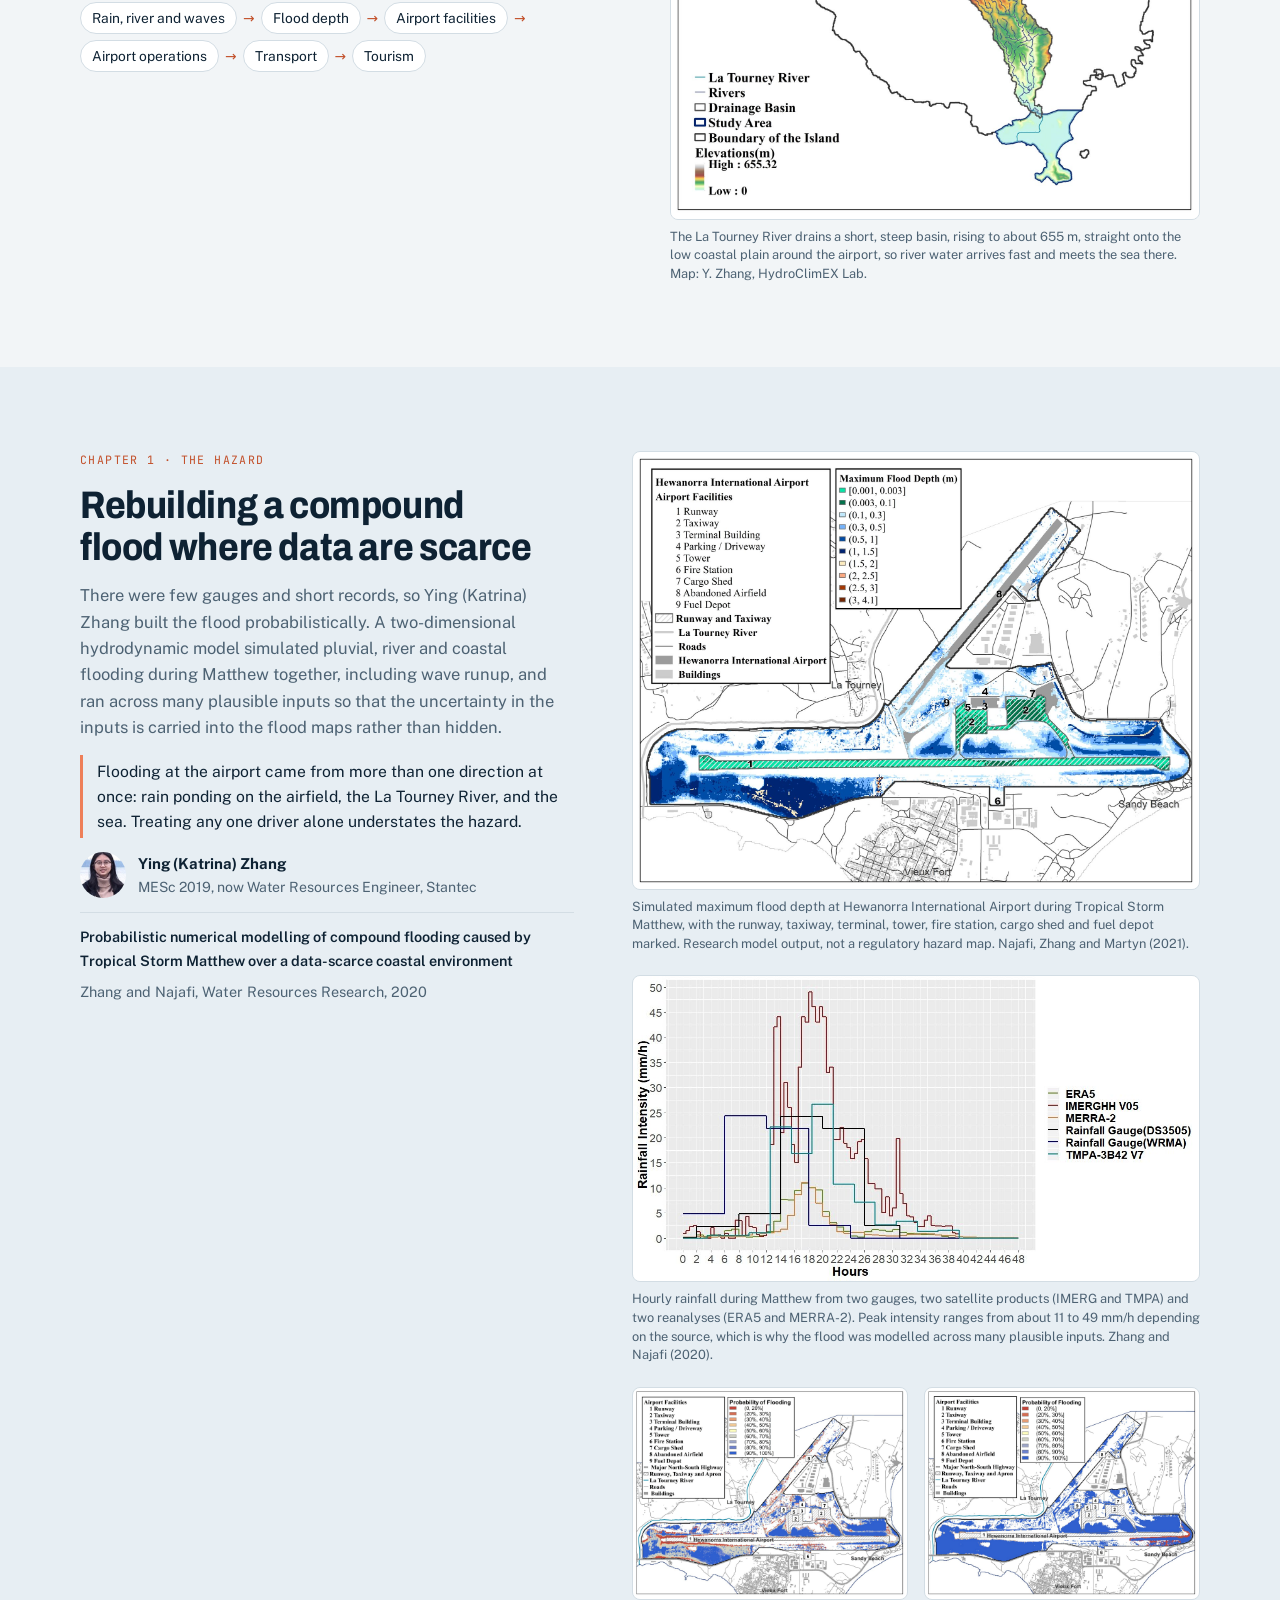
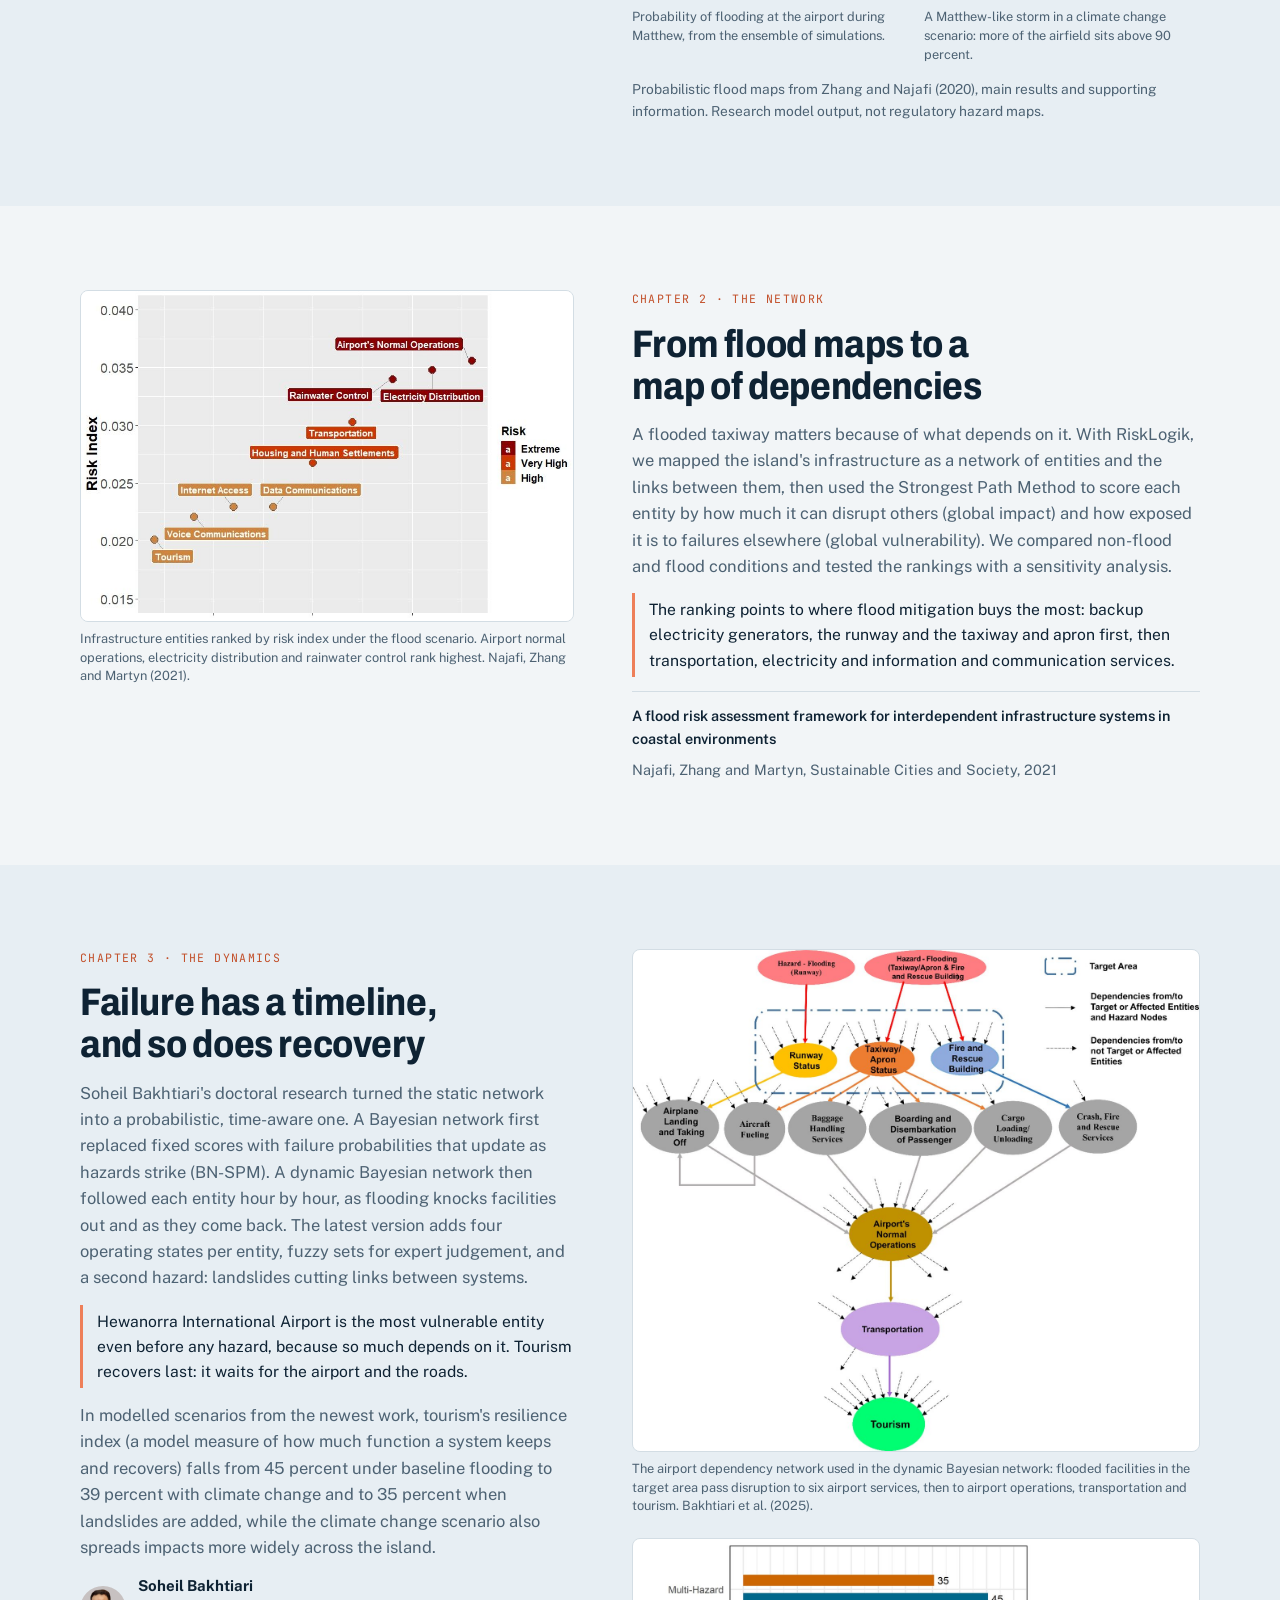
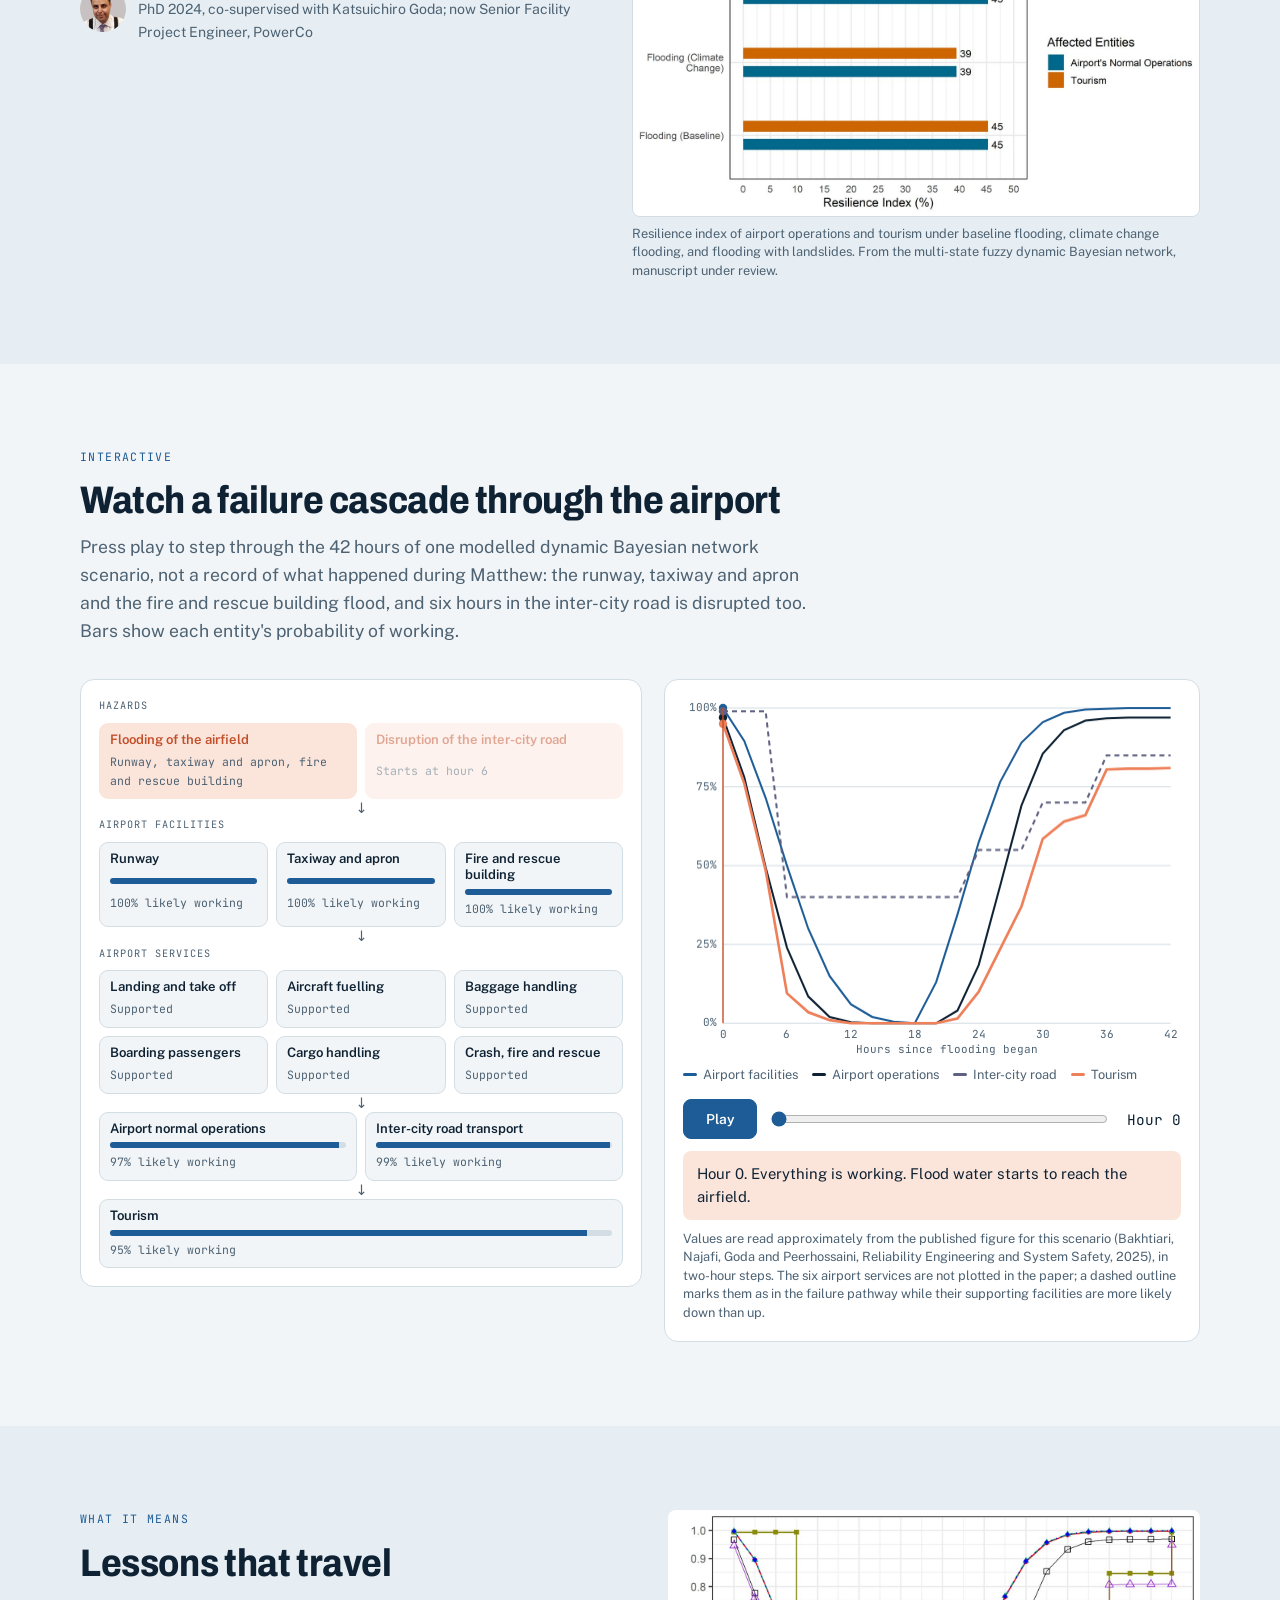
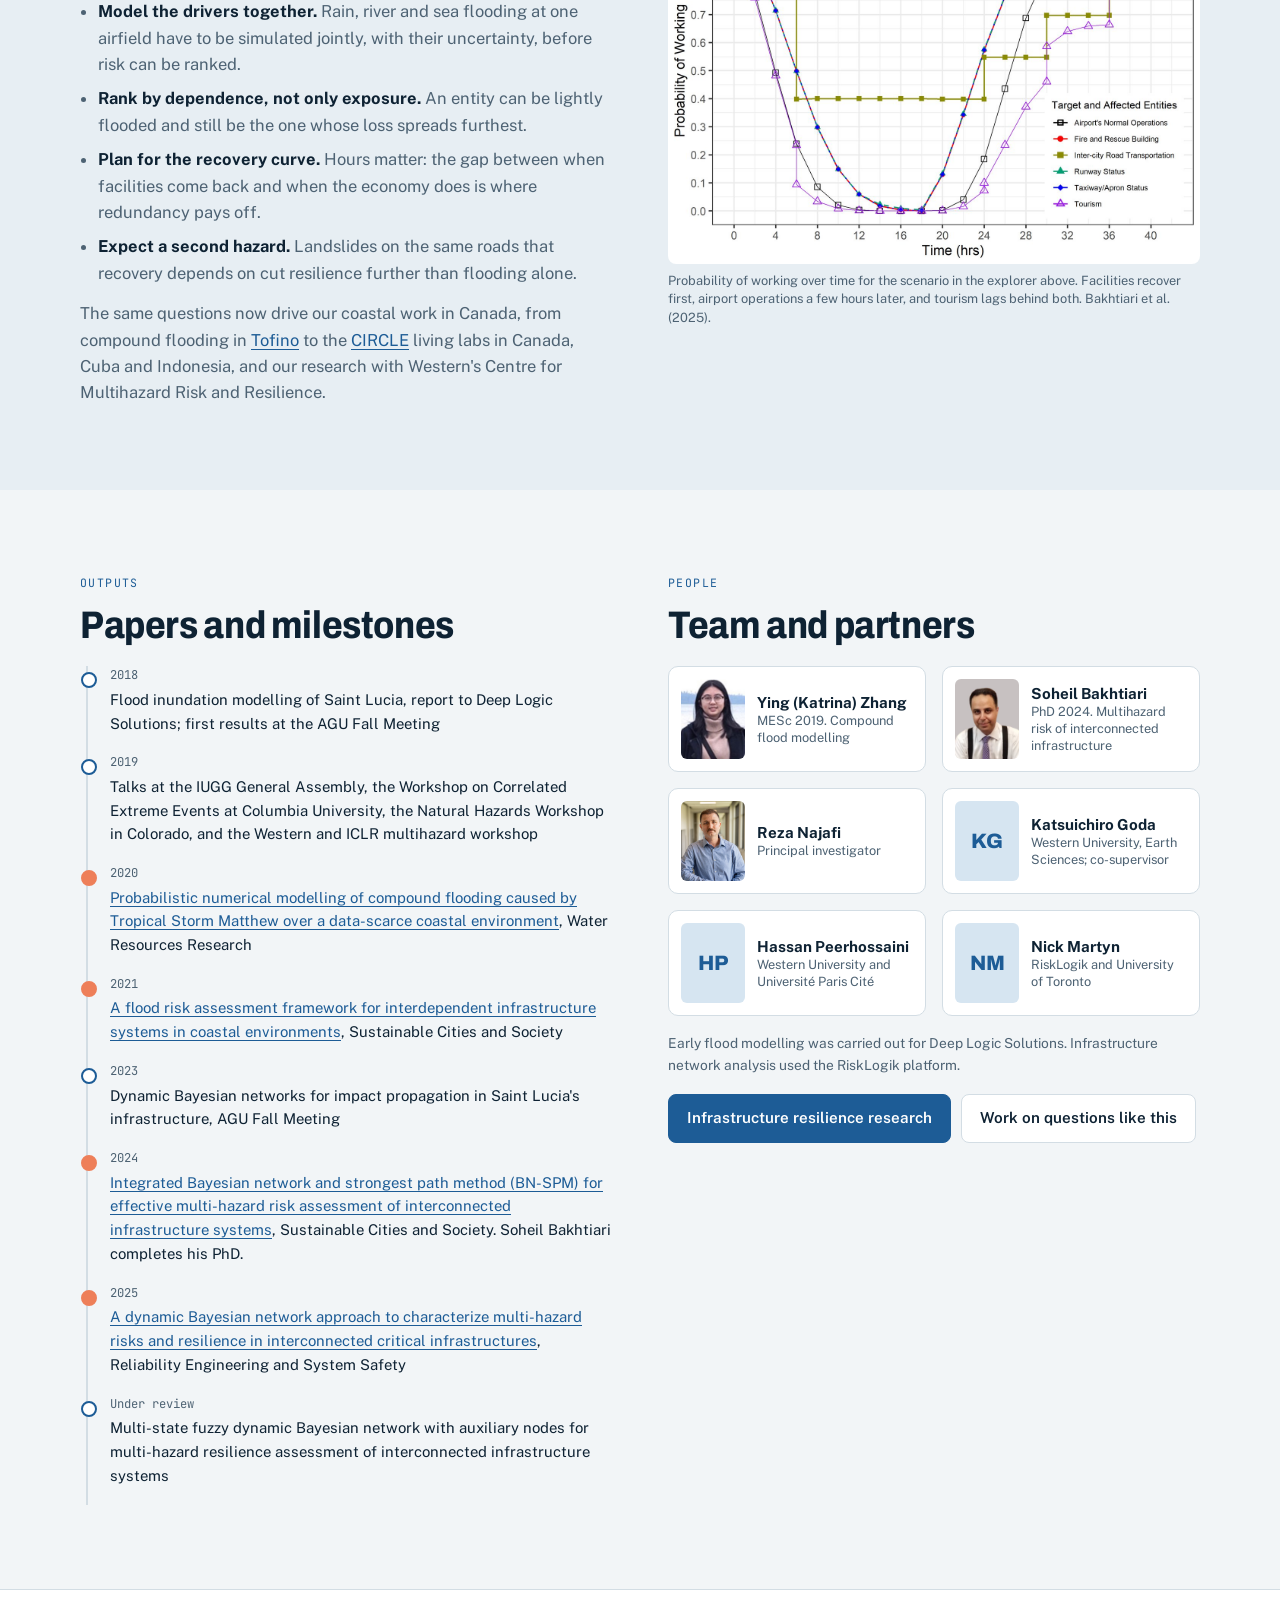
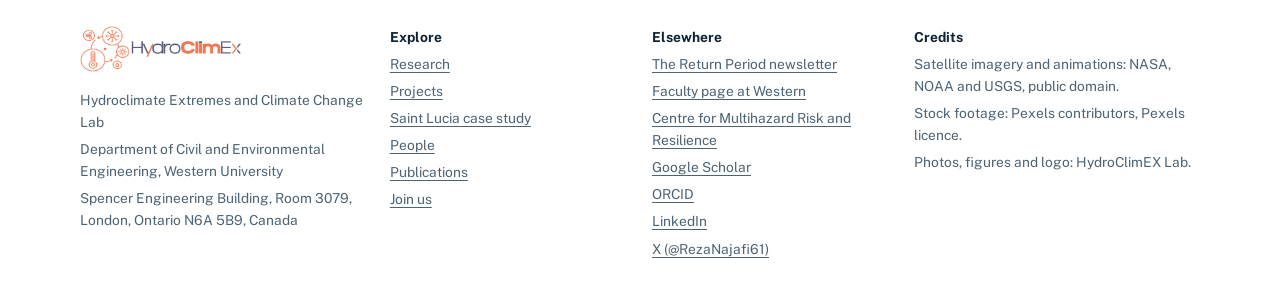
<file: saint-lucia.html>
<!doctype html>
<html lang="en">
<head>
<meta charset="utf-8">
<meta name="viewport" content="width=device-width, initial-scale=1, viewport-fit=cover">
<title>Saint Lucia case study, HydroClimEX Lab</title>
<meta name="description" content="How one tropical storm floods an airport and stalls an island economy: compound flood modelling and interconnected infrastructure risk in Saint Lucia, by the HydroClimEX Lab at Western University.">
<link rel="preconnect" href="https://fonts.googleapis.com">
<link rel="preconnect" href="https://fonts.gstatic.com" crossorigin>
<link rel="stylesheet" href="https://fonts.googleapis.com/css2?family=Archivo:wdth,wght@62..125,400..800&family=Public+Sans:ital,wght@0,400..700;1,400&family=JetBrains+Mono:wght@400;500&display=swap">
<link rel="canonical" href="https://hydroclimex.ca/saint-lucia.html">
<meta property="og:type" content="website">
<meta property="og:site_name" content="HydroClimEX Lab">
<meta property="og:title" content="Saint Lucia case study, HydroClimEX Lab">
<meta property="og:description" content="How one tropical storm floods an airport and stalls an island economy: compound flood modelling and interconnected infrastructure risk in Saint Lucia, by the HydroClimEX Lab at Western University.">
<meta property="og:url" content="https://hydroclimex.ca/saint-lucia.html">
<meta property="og:image" content="https://hydroclimex.ca/img/photos/middlesex-2024.jpg">
<meta name="twitter:card" content="summary_large_image">
<link rel="icon" type="image/png" href="img/brand/favicon.png">
<link rel="stylesheet" href="assets/site.css">
<!-- Cloudflare Web Analytics --><script defer src="https://static.cloudflareinsights.com/beacon.min.js" data-cf-beacon='{"token": "969657aafaae4913b0bdd10236ce3ab5"}'></script><!-- End Cloudflare Web Analytics -->
</head>
<body>
<header class="top"><div class="wrap">
<a class="brand" href="index.html" aria-label="HydroClimEX Lab, home"><img class="lg lg-light" src="img/brand/logo-light.png" alt="HydroClimEx" width="498" height="142"><img class="lg lg-dark" src="img/brand/logo-dark.png" alt="" width="498" height="142"><span class="bt"><small>Hydroclimate Extremes Lab</small><small>Western University</small></span></a>
<button class="menu-btn" type="button" aria-expanded="false" aria-controls="mainnav">Menu</button>
<nav class="main" id="mainnav" aria-label="Main"><a href="index.html">Home</a><a href="research.html">Research</a><a href="projects.html" aria-current="page">Projects</a><a href="people.html">People</a><a href="publications.html">Publications</a><a href="data.html">Data and code</a><a href="news.html">News</a><a class="join" href="join.html">Join us</a></nav>
</div></header>
<main>

<section class="story-hero" aria-label="Introduction" style="padding:0">
  <video data-src="media/tropical.mp4" poster="media/tropical.jpg" autoplay muted loop playsinline preload="auto" aria-label="Tropical rain and wind in palm trees"></video>
  <div class="wrap">
    <p class="crumbs"><a href="projects.html">Projects</a> / Case study</p>
    <p class="eyebrow">Saint Lucia, Eastern Caribbean, 2018 to 2025</p>
    <h1>One storm, one airport, <em>a chain of failures</em></h1>
    <p class="lede">In September 2016 Tropical Storm Matthew brought rain, river flooding and waves to Saint Lucia at the same time. Over seven years and two theses we followed that water from the sky to the runway, and then modelled how disruption at the airport can spread to the roads and the tourism economy that depend on it.</p>
    <div class="btns"><a class="btn primary" href="#explorer">Watch a failure cascade</a><a class="btn" href="#papers">Papers and team</a></div>
  </div>
</section>
<div class="story-facts" aria-label="Case study at a glance">
  <div><b>The storm</b>Tropical Storm Matthew, September 2016</div>
  <div><b>The place</b>Vieux Fort and Hewanorra International Airport, southern Saint Lucia</div>
  <div><b>The question</b>How a compound flood turns into cascading infrastructure failure</div>
  <div><b>The work</b>Two graduate theses, five journal papers, one manuscript under review</div>
</div>

<section>
  <div class="wrap grid g2" style="gap:clamp(24px,5vw,60px);align-items:center">
    <div class="prose">
      <p class="eyebrow">Why Saint Lucia</p>
      <h2>A small island where everything is connected</h2>
      <p class="muted">Saint Lucia is one of the Caribbean Small Island Developing States. Its catchments are short and steep, rain records are brief, and the south coast concentrates the island's international airport, a seaport, a town and the main highway on low ground beside the sea. When Matthew passed, telephone and internet networks, roads, water supply and health facilities were all damaged.</p>
      <p class="muted">That makes the island a clear natural laboratory for a question that matters everywhere, including in Canada: when several flood drivers arrive together, how far does the damage travel through the systems people rely on?</p>
      <div class="chainline" aria-label="The chain we follow"><span>Rain, river and waves</span><i>→</i><span>Flood depth</span><i>→</i><span>Airport facilities</span><i>→</i><span>Airport operations</span><i>→</i><span>Transport</span><i>→</i><span>Tourism</span></div>
    </div>
    <div style="display:grid;gap:22px"><figure><img style="background:#fff;border:1px solid var(--line)" src="img/stlucia/study-area.jpg" alt="Map of southern Saint Lucia showing the study area, terrain, La Tourney River, Hewanorra International Airport, Vieux Fort and the seaport" loading="lazy" width="1600" height="1132"><figcaption>The study area on Saint Lucia's south coast: terrain, the La Tourney River, Hewanorra International Airport, Vieux Fort and the seaport. Map: Y. Zhang, HydroClimEX Lab.</figcaption></figure>
    <figure><img style="background:#fff;border:1px solid var(--line)" src="img/stlucia/basin.jpg" alt="Elevation map of the La Tourney River drainage basin, rising to about 655 metres, draining south onto the low coastal study area" loading="lazy" width="1600" height="1236"><figcaption>The La Tourney River drains a short, steep basin, rising to about 655 m, straight onto the low coastal plain around the airport, so river water arrives fast and meets the sea there. Map: Y. Zhang, HydroClimEX Lab.</figcaption></figure></div>
  </div>
</section>

<section class="band">
  <div class="wrap chapter">
    <div class="txt">
      <p class="num">Chapter 1 · The hazard</p>
      <h2>Rebuilding a compound flood where data are scarce</h2>
      <p class="muted">There were few gauges and short records, so Ying (Katrina) Zhang built the flood probabilistically. A two-dimensional hydrodynamic model simulated pluvial, river and coastal flooding during Matthew together, including wave runup, and ran across many plausible inputs so that the uncertainty in the inputs is carried into the flood maps rather than hidden.</p>
      <p class="finding">Flooding at the airport came from more than one direction at once: rain ponding on the airfield, the La Tourney River, and the sea. Treating any one driver alone understates the hazard.</p>
      <div class="who"><img src="img/people/ying-zhang.jpg" alt=""><div><b>Ying (Katrina) Zhang</b>MESc 2019, now Water Resources Engineer, Stantec</div></div>
      <div class="paperlist"><a href="https://doi.org/10.1029/2020WR028565" target="_blank" rel="noopener">Probabilistic numerical modelling of compound flooding caused by Tropical Storm Matthew over a data-scarce coastal environment</a><span>Zhang and Najafi, Water Resources Research, 2020</span></div>
    </div>
    <div class="figs">
      <figure><img src="img/stlucia/airport-flood-depth.jpg" alt="Map of simulated maximum flood depth across Hewanorra International Airport, with numbered facilities including runway, taxiway, terminal, tower, fire station, cargo shed and fuel depot" loading="lazy" width="1800" height="1387"><figcaption>Simulated maximum flood depth at Hewanorra International Airport during Tropical Storm Matthew, with the runway, taxiway, terminal, tower, fire station, cargo shed and fuel depot marked. Research model output, not a regulatory hazard map. Najafi, Zhang and Martyn (2021).</figcaption></figure>
      <figure><img src="img/stlucia/rainfall-products.jpg" alt="Hourly rainfall intensity during Tropical Storm Matthew from two rain gauges, two satellite products and two reanalyses, with peaks ranging from about 11 to 49 millimetres per hour" loading="lazy" width="1069" height="576"><figcaption>Hourly rainfall during Matthew from two gauges, two satellite products (IMERG and TMPA) and two reanalyses (ERA5 and MERRA-2). Peak intensity ranges from about 11 to 49 mm/h depending on the source, which is why the flood was modelled across many plausible inputs. Zhang and Najafi (2020).</figcaption></figure>
      <div style="display:grid;grid-template-columns:repeat(auto-fit,minmax(220px,1fr));gap:16px">
        <figure><img src="img/stlucia/airport-flood-probability.jpg" alt="Map of the probability of flooding across Hewanorra International Airport during Tropical Storm Matthew, with large areas above 90 percent around the runway and taxiways" loading="lazy" width="1600" height="1236"><figcaption>Probability of flooding at the airport during Matthew, from the ensemble of simulations.</figcaption></figure>
        <figure><img src="img/stlucia/airport-flood-probability-cc.jpg" alt="Map of the probability of flooding across Hewanorra International Airport for a Matthew-like storm under climate change, with more of the airfield above 90 percent" loading="lazy" width="1600" height="1236"><figcaption>A Matthew-like storm in a climate change scenario: more of the airfield sits above 90 percent.</figcaption></figure>
      </div>
      <p class="muted small" style="margin:-8px 0 0">Probabilistic flood maps from Zhang and Najafi (2020), main results and supporting information. Research model output, not regulatory hazard maps.</p>
    </div>
  </div>
</section>

<section>
  <div class="wrap chapter flip">
    <div class="txt">
      <p class="num">Chapter 2 · The network</p>
      <h2>From flood maps to a map of dependencies</h2>
      <p class="muted">A flooded taxiway matters because of what depends on it. With RiskLogik, we mapped the island's infrastructure as a network of entities and the links between them, then used the Strongest Path Method to score each entity by how much it can disrupt others (global impact) and how exposed it is to failures elsewhere (global vulnerability). We compared non-flood and flood conditions and tested the rankings with a sensitivity analysis.</p>
      <p class="finding">The ranking points to where flood mitigation buys the most: backup electricity generators, the runway and the taxiway and apron first, then transportation, electricity and information and communication services.</p>
      <div class="paperlist"><a href="https://doi.org/10.1016/j.scs.2020.102516" target="_blank" rel="noopener">A flood risk assessment framework for interdependent infrastructure systems in coastal environments</a><span>Najafi, Zhang and Martyn, Sustainable Cities and Society, 2021</span></div>
    </div>
    <div class="figs">
      <figure><img src="img/stlucia/risk-index.jpg" alt="Scatter chart of infrastructure entities ranked by risk index, with airport normal operations, electricity distribution and rainwater control rated extreme" loading="lazy" width="795" height="533"><figcaption>Infrastructure entities ranked by risk index under the flood scenario. Airport normal operations, electricity distribution and rainwater control rank highest. Najafi, Zhang and Martyn (2021).</figcaption></figure>
    </div>
  </div>
</section>

<section class="band">
  <div class="wrap chapter">
    <div class="txt">
      <p class="num">Chapter 3 · The dynamics</p>
      <h2>Failure has a timeline, and so does recovery</h2>
      <p class="muted">Soheil Bakhtiari's doctoral research turned the static network into a probabilistic, time-aware one. A Bayesian network first replaced fixed scores with failure probabilities that update as hazards strike (BN-SPM). A dynamic Bayesian network then followed each entity hour by hour, as flooding knocks facilities out and as they come back. The latest version adds four operating states per entity, fuzzy sets for expert judgement, and a second hazard: landslides cutting links between systems.</p>
      <p class="finding">Hewanorra International Airport is the most vulnerable entity even before any hazard, because so much depends on it. Tourism recovers last: it waits for the airport and the roads.</p>
      <p class="muted">In modelled scenarios from the newest work, tourism's resilience index (a model measure of how much function a system keeps and recovers) falls from 45 percent under baseline flooding to 39 percent with climate change and to 35 percent when landslides are added, while the climate change scenario also spreads impacts more widely across the island.</p>
      <div class="who"><img src="img/people/soheil-bakhtiari.jpg" alt=""><div><b>Soheil Bakhtiari</b>PhD 2024, co-supervised with Katsuichiro Goda; now Senior Facility Project Engineer, PowerCo</div></div>
    </div>
    <div class="figs">
      <figure><img src="img/stlucia/airport-network.jpg" alt="Network diagram: flooding of the runway, taxiway and apron, and fire and rescue building propagates to airport services, airport normal operations, transportation and tourism" loading="lazy" width="1400" height="1240"><figcaption>The airport dependency network used in the dynamic Bayesian network: flooded facilities in the target area pass disruption to six airport services, then to airport operations, transportation and tourism. Bakhtiari et al. (2025).</figcaption></figure>
      <figure><img src="img/stlucia/resilience-index.jpg" alt="Bar chart of resilience index for airport normal operations and tourism under baseline flooding, climate change flooding and a multi-hazard scenario" loading="lazy" width="1400" height="684"><figcaption>Resilience index of airport operations and tourism under baseline flooding, climate change flooding, and flooding with landslides. From the multi-state fuzzy dynamic Bayesian network, manuscript under review.</figcaption></figure>
    </div>
  </div>
</section>

<section id="explorer">
  <div class="wrap">
    <div class="sec-head"><p class="eyebrow">Interactive</p><h2>Watch a failure cascade through the airport</h2>
    <p class="lede">Press play to step through the 42 hours of one modelled dynamic Bayesian network scenario, not a record of what happened during Matthew: the runway, taxiway and apron and the fire and rescue building flood, and six hours in the inter-city road is disrupted too. Bars show each entity's probability of working.</p></div>
    <div class="explorer">
      <div class="xpanel" id="net" aria-label="Infrastructure network state">
        <div class="tier"><span class="tl">Hazards</span><div class="row">
          <div class="node hz" data-k="hzA"><span class="nm">Flooding of the airfield</span><span class="pv">Runway, taxiway and apron, fire and rescue building</span></div>
          <div class="node hz" data-k="hzR"><span class="nm">Disruption of the inter-city road</span><span class="pv" data-hz-road>From hour 6</span></div>
        </div></div>
        <div class="arrow" aria-hidden="true">↓</div>
        <div class="tier"><span class="tl">Airport facilities</span><div class="row">
          <div class="node" data-s="fac"><span class="nm">Runway</span><span class="bar"><i></i></span><span class="pv"></span></div>
          <div class="node" data-s="fac"><span class="nm">Taxiway and apron</span><span class="bar"><i></i></span><span class="pv"></span></div>
          <div class="node" data-s="fac"><span class="nm">Fire and rescue building</span><span class="bar"><i></i></span><span class="pv"></span></div>
        </div></div>
        <div class="arrow" aria-hidden="true">↓</div>
        <div class="tier"><span class="tl">Airport services</span><div class="row">
          <div class="node" data-p="fac"><span class="nm">Landing and take off</span><span class="pv"></span></div>
          <div class="node" data-p="fac"><span class="nm">Aircraft fuelling</span><span class="pv"></span></div>
          <div class="node" data-p="fac"><span class="nm">Baggage handling</span><span class="pv"></span></div>
          <div class="node" data-p="fac"><span class="nm">Boarding passengers</span><span class="pv"></span></div>
          <div class="node" data-p="fac"><span class="nm">Cargo handling</span><span class="pv"></span></div>
          <div class="node" data-p="fac"><span class="nm">Crash, fire and rescue</span><span class="pv"></span></div>
        </div></div>
        <div class="arrow" aria-hidden="true">↓</div>
        <div class="tier"><div class="row">
          <div class="node" data-s="air"><span class="nm">Airport normal operations</span><span class="bar"><i></i></span><span class="pv"></span></div>
          <div class="node" data-s="road"><span class="nm">Inter-city road transport</span><span class="bar"><i></i></span><span class="pv"></span></div>
        </div></div>
        <div class="arrow" aria-hidden="true">↓</div>
        <div class="tier"><div class="row">
          <div class="node wide" data-s="tour"><span class="nm">Tourism</span><span class="bar"><i></i></span><span class="pv"></span></div>
        </div></div>
      </div>
      <div class="xpanel">
        <div class="xchart"><canvas id="xc" role="img" aria-label="Line chart of probability of working over 42 hours for airport facilities, airport operations, the inter-city road and tourism, with a cursor at the current hour"></canvas></div>
        <div class="legend" id="xleg"></div>
        <div class="xctrl"><button type="button" id="xplay">Play</button><input type="range" id="xt" min="0" max="21" step="1" value="0" aria-label="Hour of the scenario"><output id="xh" for="xt">Hour 0</output></div>
        <p class="xstate" id="xstate" aria-live="polite"></p>
        <p class="xnote">Values are read approximately from the published figure for this scenario (Bakhtiari, Najafi, Goda and Peerhossaini, Reliability Engineering and System Safety, 2025), in two-hour steps. The six airport services are not plotted in the paper; a dashed outline marks them as in the failure pathway while their supporting facilities are more likely down than up.</p>
      </div>
    </div>
  </div>
</section>

<section class="band">
  <div class="wrap grid g2" style="gap:clamp(24px,5vw,56px);align-items:start">
    <div class="prose">
      <p class="eyebrow">What it means</p>
      <h2>Lessons that travel</h2>
      <ul class="muted" style="padding-left:18px;margin:0;display:grid;gap:8px">
        <li><b style="color:var(--ink)">Model the drivers together.</b> Rain, river and sea flooding at one airfield have to be simulated jointly, with their uncertainty, before risk can be ranked.</li>
        <li><b style="color:var(--ink)">Rank by dependence, not only exposure.</b> An entity can be lightly flooded and still be the one whose loss spreads furthest.</li>
        <li><b style="color:var(--ink)">Plan for the recovery curve.</b> Hours matter: the gap between when facilities come back and when the economy does is where redundancy pays off.</li>
        <li><b style="color:var(--ink)">Expect a second hazard.</b> Landslides on the same roads that recovery depends on cut resilience further than flooding alone.</li>
      </ul>
      <p class="muted">The same questions now drive our coastal work in Canada, from compound flooding in <a href="projects.html#tofino">Tofino</a> to the <a href="projects.html#circle">CIRCLE</a> living labs in Canada, Cuba and Indonesia, and our research with Western's Centre for Multihazard Risk and Resilience.</p>
    </div>
    <figure><img src="img/stlucia/recovery-curves.jpg" alt="Line chart of probability of working over 42 hours for airport facilities, airport operations, inter-city road transportation and tourism" loading="lazy" width="1400" height="932"><figcaption>Probability of working over time for the scenario in the explorer above. Facilities recover first, airport operations a few hours later, and tourism lags behind both. Bakhtiari et al. (2025).</figcaption></figure>
  </div>
</section>

<section id="papers">
  <div class="wrap grid g2" style="gap:clamp(24px,5vw,56px);align-items:start">
    <div>
      <div class="sec-head" style="margin-bottom:20px"><p class="eyebrow">Outputs</p><h2>Papers and milestones</h2></div>
      <ol class="timeline">
        <li><time>2018</time><p>Flood inundation modelling of Saint Lucia, report to Deep Logic Solutions; first results at the AGU Fall Meeting</p></li>
        <li><time>2019</time><p>Talks at the IUGG General Assembly, the Workshop on Correlated Extreme Events at Columbia University, the Natural Hazards Workshop in Colorado, and the Western and ICLR multihazard workshop</p></li>
        <li class="hi"><time>2020</time><p><a href="https://doi.org/10.1029/2020WR028565" target="_blank" rel="noopener">Probabilistic numerical modelling of compound flooding caused by Tropical Storm Matthew over a data-scarce coastal environment</a>, Water Resources Research</p></li>
        <li class="hi"><time>2021</time><p><a href="https://doi.org/10.1016/j.scs.2020.102516" target="_blank" rel="noopener">A flood risk assessment framework for interdependent infrastructure systems in coastal environments</a>, Sustainable Cities and Society</p></li>
        <li><time>2023</time><p>Dynamic Bayesian networks for impact propagation in Saint Lucia's infrastructure, AGU Fall Meeting</p></li>
        <li class="hi"><time>2024</time><p><a href="https://doi.org/10.1016/j.scs.2024.105294" target="_blank" rel="noopener">Integrated Bayesian network and strongest path method (BN-SPM) for effective multi-hazard risk assessment of interconnected infrastructure systems</a>, Sustainable Cities and Society. Soheil Bakhtiari completes his PhD.</p></li>
        <li class="hi"><time>2025</time><p><a href="https://www.sciencedirect.com/science/article/pii/S0951832025000183" target="_blank" rel="noopener">A dynamic Bayesian network approach to characterize multi-hazard risks and resilience in interconnected critical infrastructures</a>, Reliability Engineering and System Safety</p></li>
        <li><time>Under review</time><p>Multi-state fuzzy dynamic Bayesian network with auxiliary nodes for multi-hazard resilience assessment of interconnected infrastructure systems</p></li>
      </ol>
    </div>
    <div>
      <div class="sec-head" style="margin-bottom:20px"><p class="eyebrow">People</p><h2>Team and partners</h2></div>
      <div class="team">
        <div class="tm"><img src="img/people/ying-zhang.jpg" alt="Portrait of Ying (Katrina) Zhang" loading="lazy"><div><b>Ying (Katrina) Zhang</b><span>MESc 2019. Compound flood modelling</span></div></div>
        <div class="tm"><img src="img/people/soheil-bakhtiari.jpg" alt="Portrait of Soheil Bakhtiari" loading="lazy"><div><b>Soheil Bakhtiari</b><span>PhD 2024. Multihazard risk of interconnected infrastructure</span></div></div>
        <div class="tm"><img src="img/people/reza-najafi.jpg" alt="Portrait of Reza Najafi" loading="lazy"><div><b>Reza Najafi</b><span>Principal investigator</span></div></div>
        <div class="tm"><span class="ph" aria-hidden="true">KG</span><div><b>Katsuichiro Goda</b><span>Western University, Earth Sciences; co-supervisor</span></div></div>
        <div class="tm"><span class="ph" aria-hidden="true">HP</span><div><b>Hassan Peerhossaini</b><span>Western University and Université Paris Cité</span></div></div>
        <div class="tm"><span class="ph" aria-hidden="true">NM</span><div><b>Nick Martyn</b><span>RiskLogik and University of Toronto</span></div></div>
      </div>
      <p class="muted small" style="margin-top:16px">Early flood modelling was carried out for Deep Logic Solutions. Infrastructure network analysis used the RiskLogik platform.</p>
      <div class="btns" style="margin-top:18px"><a class="btn primary" href="research.html#resilience">Infrastructure resilience research</a><a class="btn" href="join.html">Work on questions like this</a></div>
    </div>
  </div>
</section>

</main>
<footer><div class="wrap">
<div><a class="flogo" href="index.html" aria-label="HydroClimEX Lab, home"><img class="lg lg-light" src="img/brand/logo-light.png" alt="HydroClimEx" width="498" height="142"><img class="lg lg-dark" src="img/brand/logo-dark.png" alt="" width="498" height="142"></a><span>Hydroclimate Extremes and Climate Change Lab</span><span>Department of Civil and Environmental Engineering, Western University</span><span>Spencer Engineering Building, Room 3079, London, Ontario N6A 5B9, Canada</span></div>
<div><b>Explore</b><a href="research.html">Research</a><a href="projects.html">Projects</a><a href="saint-lucia.html">Saint Lucia case study</a><a href="people.html">People</a><a href="publications.html">Publications</a><a href="join.html">Join us</a></div>
<div><b>Elsewhere</b><a href="https://returnperiod.substack.com/" target="_blank" rel="noopener">The Return Period newsletter</a><a href="https://www.eng.uwo.ca/civil/faculty/najafi_m/" target="_blank" rel="noopener">Faculty page at Western</a><a href="https://www.uwo.ca/multihazard_risk_resilience/index.html" target="_blank" rel="noopener">Centre for Multihazard Risk and Resilience</a><a href="https://scholar.google.ca/citations?user=OrbZSMcAAAAJ&amp;hl=en" target="_blank" rel="noopener">Google Scholar</a><a href="https://orcid.org/0000-0002-1652-3135" target="_blank" rel="noopener">ORCID</a><a href="https://www.linkedin.com/in/mohammad-reza-najafi-26027255/" target="_blank" rel="noopener">LinkedIn</a><a href="https://x.com/RezaNajafi61" target="_blank" rel="noopener">X (@RezaNajafi61)</a></div>
<div><b>Credits</b><span>Satellite imagery and animations: NASA, NOAA and USGS, public domain.</span><span>Stock footage: Pexels contributors, Pexels licence.</span><span>Photos, figures and logo: HydroClimEX Lab.</span></div>
</div></footer>
<script src="assets/site.js"></script>
<script src="assets/cascade.js"></script>
</body>
</html>
</file>
<file: assets/site.css>
/* HydroClimEX: a hydrographic field notebook. Flood-depth blues carry the site; one warm
   signal colour marks only joint extremes. 1160px measure, separate pages, 4:5 portraits. */
:root{
  --bg:#F2F5F7; --surface:#FFFFFF; --band:#E7EEF3;
  --ink:#0E2233; --muted:#4D6273; --line:#D3DDE4;
  --depth:#1D5C96; --depth-soft:#D6E5F1; --depth-mid:#7FAED4;
  --signal:#C24F29; --signal-soft:#FBE5DB; --coral:#EE7F59; --slate:#5F6181;
  --display:"Archivo","Arial Narrow",system-ui,sans-serif;
  --body:"Public Sans",system-ui,-apple-system,"Segoe UI",sans-serif;
  --mono:"JetBrains Mono",ui-monospace,"SFMono-Regular",Menlo,monospace;
  --measure:1160px; --r:10px;
}
@media (prefers-color-scheme:dark){:root:not([data-theme="light"]){
  --bg:#0A1520; --surface:#10202E; --band:#0D1B27;
  --ink:#E4EDF3; --muted:#93A9BA; --line:#223A4D;
  --depth:#74B1E2; --depth-soft:#16324A; --depth-mid:#3F78A6;
  --signal:#F49372; --signal-soft:#3A2218; --coral:#F49372; --slate:#B9BBDD; color-scheme:dark}}
:root[data-theme="dark"]{
  --bg:#0A1520; --surface:#10202E; --band:#0D1B27;
  --ink:#E4EDF3; --muted:#93A9BA; --line:#223A4D;
  --depth:#74B1E2; --depth-soft:#16324A; --depth-mid:#3F78A6;
  --signal:#F49372; --signal-soft:#3A2218; --coral:#F49372; --slate:#B9BBDD; color-scheme:dark}

*{box-sizing:border-box}
html{scroll-behavior:smooth;scroll-padding-top:76px}
@media (prefers-reduced-motion:reduce){html{scroll-behavior:auto}}
body{margin:0;background:var(--bg);color:var(--ink);font-family:var(--body);font-size:16.5px;line-height:1.6;-webkit-font-smoothing:antialiased}
body::before{content:"";position:fixed;inset:0 0 auto;height:env(safe-area-inset-top,0px);z-index:30;background:var(--surface)}
img{max-width:100%;height:auto}
[hidden]{display:none!important}
a{color:var(--depth);text-underline-offset:3px;text-decoration-thickness:1px}
a:hover{text-decoration-thickness:2px}
:focus-visible{outline:2px solid var(--depth);outline-offset:3px;border-radius:4px}
.wrap{max-width:var(--measure);margin:0 auto;padding-left:max(20px,env(safe-area-inset-left,0px));padding-right:max(20px,env(safe-area-inset-right,0px))}
h1,h2,h3,h4{font-family:var(--display);text-wrap:balance;margin:0;line-height:1.1;letter-spacing:-.01em}
h1{font-size:clamp(2.3rem,5vw,3.6rem);font-weight:800;font-stretch:80%;letter-spacing:-.02em}
h2{font-size:clamp(1.7rem,3.2vw,2.4rem);font-weight:750;font-stretch:88%}
h3{font-size:1.18rem;font-weight:700;font-stretch:95%}
h4{font-size:1rem;font-weight:700}
p{margin:0}
.eyebrow{font-family:var(--mono);font-size:.72rem;letter-spacing:.12em;text-transform:uppercase;color:var(--depth)}
.lede{font-size:1.1rem;color:var(--muted);max-width:66ch}
.muted{color:var(--muted)}
.small{font-size:.86rem}
section{padding-block:clamp(48px,7vw,84px)}
.band{background:var(--band)}
.sec-head{display:grid;gap:12px;margin-bottom:34px;max-width:780px}
.prose{display:grid;gap:14px;max-width:70ch}

/* header */
header.top{position:sticky;top:env(safe-area-inset-top,0px);z-index:20;background:var(--surface);border-bottom:1px solid var(--line)}
header.top .wrap{display:flex;align-items:center;justify-content:space-between;gap:16px;min-height:64px}
.brand{display:flex;align-items:center;gap:10px;text-decoration:none;color:var(--ink);flex:none}
.brand .lg{height:42px;width:auto;display:block}
.brand .bt{display:grid;line-height:1.2;padding-left:12px;border-left:1px solid var(--line)}
.brand small{font-size:.7rem;color:var(--muted);letter-spacing:.02em;white-space:nowrap}
.lg-dark{display:none!important}
@media (prefers-color-scheme:dark){:root:not([data-theme="light"]) .lg-light{display:none!important}:root:not([data-theme="light"]) .lg-dark{display:block!important}}
:root[data-theme="dark"] .lg-light{display:none!important}
:root[data-theme="dark"] .lg-dark{display:block!important}
@media (max-width:1340px){.brand .bt{display:none}}
@media (max-width:420px){.brand .lg{height:36px}}
nav.main{display:flex;gap:2px;flex-wrap:wrap;justify-content:flex-end}
nav.main a{color:var(--muted);text-decoration:none;font-size:.92rem;padding:7px 10px;border-radius:6px}
nav.main a:hover{color:var(--ink);background:var(--band)}
nav.main a[aria-current="page"]{color:var(--ink);font-weight:600;box-shadow:inset 0 -2px 0 var(--depth);border-radius:0}
nav.main a.nl .ext{font-size:.8em;margin-left:3px;color:var(--signal)}
nav.main a.join{color:#fff;background:var(--depth);border-radius:6px;box-shadow:none}
.menu-btn{display:none;font:inherit;font-size:.9rem;border:1px solid var(--line);background:var(--surface);color:var(--ink);border-radius:6px;padding:7px 12px;cursor:pointer}
@media (max-width:1100px){
  .menu-btn{display:inline-block}
  nav.main{position:absolute;left:0;right:0;top:64px;background:var(--surface);border-bottom:1px solid var(--line);flex-direction:column;padding:8px max(16px,env(safe-area-inset-left,0px)) 14px;display:none}
  nav.main.open{display:flex}
  nav.main a[aria-current="page"]{box-shadow:inset 3px 0 0 var(--depth)}
}

/* page title band (inner pages) */
.page-head{background:var(--band);border-bottom:1px solid var(--line);padding-block:clamp(36px,6vw,64px) clamp(28px,4vw,44px)}
.page-head .wrap{display:grid;gap:12px}
.crumbs{font-size:.82rem;color:var(--muted)}
.crumbs a{color:var(--muted)}

/* hero video */
.hero{position:relative;min-height:min(78vh,640px);display:grid;align-items:end;color:#fff;overflow:hidden;background:#0B1B28}
.hero video,.hero .hero-poster{position:absolute;inset:0;width:100%;height:100%;object-fit:cover}
.hero::after{content:"";position:absolute;inset:0;background:linear-gradient(180deg,rgba(6,18,28,.15) 0%,rgba(6,18,28,.35) 45%,rgba(6,18,28,.82) 100%)}
.hero .wrap{position:relative;z-index:1;padding-block:clamp(40px,8vw,84px);display:grid;gap:18px;width:100%}
.hero h1{color:#fff;font-size:clamp(2.8rem,7vw,5.4rem);line-height:.98;max-width:14ch}
.hero h1 em{font-style:normal;color:#F7A385}
.hero .lede{color:rgba(255,255,255,.88);max-width:60ch}
.hero .eyebrow{color:#BFDDF5}
.hero .credit{position:absolute;right:max(16px,env(safe-area-inset-right,0px));bottom:10px;z-index:1;font-size:.7rem;color:rgba(255,255,255,.6)}
.vctrl{position:absolute;right:max(16px,env(safe-area-inset-right,0px));top:14px;z-index:2;font:inherit;font-size:.78rem;color:#fff;background:rgba(6,18,28,.55);border:1px solid rgba(255,255,255,.35);border-radius:999px;padding:5px 12px;cursor:pointer}
.btns{display:flex;flex-wrap:wrap;gap:10px}
.btn{display:inline-flex;align-items:center;gap:8px;font-weight:600;font-size:.95rem;padding:11px 18px;border-radius:8px;text-decoration:none;border:1px solid var(--line);color:var(--ink);background:var(--surface)}
.btn.primary{background:var(--depth);color:#fff;border-color:var(--depth)}
.btn:hover{border-color:var(--depth)}
.hero .btn{background:rgba(255,255,255,.1);color:#fff;border-color:rgba(255,255,255,.45)}
.hero .btn.primary{background:#fff;color:#0E2233;border-color:#fff}

/* quick strip under hero */
.quick{display:grid;grid-template-columns:repeat(4,minmax(0,1fr));gap:1px;background:var(--line);border-bottom:1px solid var(--line)}
.quick a{background:var(--surface);padding:18px 20px;text-decoration:none;color:var(--ink);display:grid;gap:4px}
.quick a span{font-size:.86rem;color:var(--muted)}
.quick a b{font-family:var(--display);font-stretch:90%;font-size:1.05rem}
.quick a:hover b{color:var(--depth)}
@media (max-width:820px){.quick{grid-template-columns:repeat(2,minmax(0,1fr))}}

/* cards and grids */
.grid{display:grid;gap:22px}
.g2{grid-template-columns:repeat(2,minmax(0,1fr))}
.g3{grid-template-columns:repeat(3,minmax(0,1fr))}
.g4{grid-template-columns:repeat(4,minmax(0,1fr))}
@media (max-width:980px){.g4{grid-template-columns:repeat(2,minmax(0,1fr))}.g3{grid-template-columns:repeat(2,minmax(0,1fr))}}
@media (max-width:640px){.g2,.g3,.g4{grid-template-columns:minmax(0,1fr)}}
.card{background:var(--surface);border:1px solid var(--line);border-radius:var(--r);overflow:hidden;display:flex;flex-direction:column;min-width:0}
.card .media{position:relative;aspect-ratio:16/9;background:var(--depth-soft);overflow:hidden}
.card .media img,.card .media video{position:absolute;inset:0;width:100%;height:100%;object-fit:cover;display:block}
.card .loc{position:absolute;left:12px;bottom:10px;font-family:var(--mono);font-size:.68rem;letter-spacing:.08em;text-transform:uppercase;color:#fff;background:rgba(8,20,30,.66);padding:4px 8px;border-radius:4px}
.card .body{padding:18px 20px 20px;display:grid;gap:10px;align-content:start;flex:1}
.card .body p{font-size:.94rem;color:var(--muted)}
.card a.more{font-size:.9rem;font-weight:600;text-decoration:none}
.tags{display:flex;flex-wrap:wrap;gap:6px}
.tag{font-family:var(--mono);font-size:.68rem;padding:3px 7px;border-radius:4px;background:var(--depth-soft);color:var(--ink)}
.status{justify-self:start;font-family:var(--mono);font-size:.68rem;text-transform:uppercase;letter-spacing:.08em;padding:3px 8px;border-radius:4px;border:1px solid var(--line);color:var(--muted)}
.status.on{border-color:var(--depth);color:var(--depth)}
dl.meta{display:grid;grid-template-columns:auto minmax(0,1fr);gap:4px 14px;font-size:.85rem;border-top:1px solid var(--line);padding-top:10px;margin:0}
dl.meta dt{font-family:var(--mono);font-size:.68rem;text-transform:uppercase;letter-spacing:.07em;color:var(--muted);padding-top:2px}
dl.meta dd{margin:0}
figure{margin:0}
figure img,figure video{width:100%;display:block;border-radius:8px;background:var(--depth-soft)}
figcaption{font-size:.8rem;color:var(--muted);padding-top:8px;line-height:1.45}
.see-all{margin-top:22px;font-weight:600;text-decoration:none;display:inline-block}

/* research program blocks */
.program{display:grid;grid-template-columns:minmax(0,1fr) minmax(0,1.1fr);gap:clamp(24px,4vw,56px);align-items:start;padding-block:clamp(36px,5vw,56px);border-top:1px solid var(--line)}
.program:first-of-type{border-top:0}
.program.flip > figure{order:2}
@media (max-width:860px){.program{grid-template-columns:minmax(0,1fr)}.program.flip > figure{order:0}}
.program .txt{display:grid;gap:14px}
.program ul{margin:0;padding-left:18px;display:grid;gap:4px;color:var(--muted);font-size:.94rem}
.program .papers{font-size:.88rem;display:grid;gap:6px;border-top:1px solid var(--line);padding-top:12px}
.program .papers a{color:var(--ink)}
.people-inline{font-size:.88rem;color:var(--muted)}

/* chain */
.chain{display:grid;grid-template-columns:repeat(5,minmax(0,1fr));counter-reset:st;border:1px solid var(--line);border-radius:var(--r);overflow:hidden;background:var(--surface)}
.stage{padding:18px 16px;border-right:1px solid var(--line);display:grid;gap:8px;align-content:start}
.stage:last-child{border-right:0}
.stage::before{counter-increment:st;content:"Stage " counter(st);font-family:var(--mono);font-size:.68rem;letter-spacing:.1em;text-transform:uppercase;color:var(--depth)}
.stage p{font-size:.87rem;color:var(--muted)}
@media (max-width:900px){.chain{grid-template-columns:minmax(0,1fr)}.stage{border-right:0;border-bottom:1px solid var(--line)}.stage:last-child{border-bottom:0}}

/* demo instrument */
.demo{display:grid;grid-template-columns:minmax(0,.9fr) minmax(0,1.1fr);gap:clamp(24px,5vw,60px);align-items:center}
@media (max-width:900px){.demo{grid-template-columns:minmax(0,1fr)}}
.instrument{background:var(--surface);border:1px solid var(--line);border-radius:14px;padding:18px 18px 16px}
.plot{position:relative;width:100%;aspect-ratio:1/0.8;max-width:100%}
.plot canvas{width:100%;height:100%;display:block}
.ctrl{display:grid;grid-template-columns:auto minmax(0,1fr) auto;gap:12px;align-items:center;margin-top:10px}
.ctrl label{font-size:.86rem;color:var(--muted)}
.ctrl output{font-family:var(--mono);font-size:.86rem;min-width:3.6ch;text-align:right}
@media (max-width:520px){.ctrl{grid-template-columns:minmax(0,1fr) auto}.ctrl label{grid-column:1/-1}}
input[type=range]{width:100%;accent-color:var(--depth)}
.readout{margin-top:12px;font-size:.94rem;line-height:1.5;padding:12px 14px;border-radius:8px;background:var(--signal-soft)}
.readout strong{color:var(--signal);font-variant-numeric:tabular-nums}

/* people */
.pi-card{display:grid;grid-template-columns:200px minmax(0,1fr);gap:clamp(20px,4vw,40px);align-items:start;background:var(--surface);border:1px solid var(--line);border-radius:var(--r);padding:22px}
@media (max-width:680px){.pi-card{grid-template-columns:minmax(0,1fr)}.pi-card img{max-width:220px}}
.pi-card img{width:100%;height:auto;aspect-ratio:4/5;object-fit:cover;border-radius:8px;display:block}
.pi-card .txt{display:grid;gap:10px}
.group-label{font-family:var(--mono);font-size:.72rem;letter-spacing:.12em;text-transform:uppercase;color:var(--muted);margin:38px 0 16px;display:flex;align-items:center;gap:12px}
.group-label::after{content:"";flex:1;height:1px;background:var(--line)}
.people{display:grid;grid-template-columns:repeat(auto-fill,minmax(150px,170px));gap:22px 20px}
@media (max-width:420px){.people{grid-template-columns:repeat(2,minmax(0,1fr))}}
.person{display:grid;gap:8px;align-content:start;min-width:0}
.person img,.person .ph{width:100%;height:auto;aspect-ratio:4/5;object-fit:cover;border-radius:8px;display:block;background:var(--depth-soft)}
.person .ph{display:grid;place-items:center;font-family:var(--display);font-weight:800;font-stretch:80%;font-size:2.2rem;color:var(--depth)}
.person b{font-size:1rem;line-height:1.25}
.person .r{font-family:var(--mono);font-size:.68rem;text-transform:uppercase;letter-spacing:.07em;color:var(--depth)}
.person p{font-size:.85rem;color:var(--muted);line-height:1.45}
.alumni{display:grid;grid-template-columns:repeat(auto-fill,minmax(120px,140px));gap:20px 18px}
@media (max-width:420px){.alumni{grid-template-columns:repeat(2,minmax(0,1fr))}}
.alumni .person img,.alumni .person .ph{aspect-ratio:4/5}
.alumni .person b{font-size:.92rem}
.alumni .person p{font-size:.8rem}
.photo-row{display:grid;grid-template-columns:1.3fr 1fr;gap:20px}
@media (max-width:760px){.photo-row{grid-template-columns:minmax(0,1fr)}}

/* lists */
.pubs{list-style:none;margin:0;padding:0;border-top:1px solid var(--line)}
.pub{display:grid;grid-template-columns:62px minmax(0,1fr);gap:16px;padding:15px 0;border-bottom:1px solid var(--line)}
.pub .yr{font-family:var(--mono);font-size:.86rem;color:var(--muted);font-variant-numeric:tabular-nums;padding-top:2px}
.pub a.t{color:var(--ink);text-decoration:none;font-weight:600;line-height:1.4}
.pub a.t:hover{color:var(--depth);text-decoration:underline}
.pub .au{font-size:.86rem;color:var(--muted);margin-top:3px}
.pub .au u{text-decoration:none;border-bottom:1px dotted var(--muted)}
.pub .j{font-style:italic}
.filters{display:flex;flex-wrap:wrap;gap:8px;margin-bottom:22px}
.chip{font:inherit;font-size:.86rem;padding:7px 13px;border-radius:999px;border:1px solid var(--line);background:var(--surface);color:var(--ink);cursor:pointer}
.chip[aria-pressed="true"]{background:var(--ink);color:var(--bg);border-color:var(--ink)}
.news{list-style:none;margin:0;padding:0;border-top:1px solid var(--line)}
.news li{display:grid;grid-template-columns:110px minmax(0,1fr);gap:20px;padding:14px 0;border-bottom:1px solid var(--line)}
.news time{font-family:var(--mono);font-size:.82rem;color:var(--muted);padding-top:2px}
.news .k{font-family:var(--mono);font-size:.66rem;text-transform:uppercase;letter-spacing:.08em;color:var(--depth);margin-right:8px}
@media (max-width:560px){.news li{grid-template-columns:minmax(0,1fr);gap:4px}}
.facts{display:grid;grid-template-columns:auto minmax(0,1fr);gap:8px 18px;font-size:.92rem}
.facts dt{font-family:var(--mono);font-size:.72rem;color:var(--muted);text-transform:uppercase;letter-spacing:.06em;padding-top:3px}
.facts dd{margin:0}
.cols2{columns:2;column-gap:40px}
@media (max-width:700px){.cols2{columns:1}}
.cols2 li{break-inside:avoid;margin-bottom:6px}

/* join */
.offer{display:grid;grid-template-columns:repeat(4,minmax(0,1fr));gap:1px;background:var(--line);border:1px solid var(--line);border-radius:var(--r);overflow:hidden}
@media (max-width:860px){.offer{grid-template-columns:repeat(2,minmax(0,1fr))}}
.offer div{background:var(--surface);padding:14px 16px;font-size:.88rem;color:var(--muted)}
.offer b{display:block;color:var(--ink);font-size:.93rem;margin-bottom:2px}
.addr{font-family:var(--mono);font-size:.9rem;padding:9px 12px;border-radius:8px;background:var(--surface);border:1px solid var(--line);user-select:all}
.copy{font:inherit;font-size:.86rem;padding:9px 14px;border-radius:8px;border:1px solid var(--depth);background:transparent;color:var(--depth);cursor:pointer}
.cta{display:grid;grid-template-columns:minmax(0,1fr) auto;gap:20px;align-items:center;background:var(--ink);color:var(--bg);border-radius:var(--r);padding:clamp(22px,4vw,36px)}
.cta h2{color:var(--bg)}
.cta p{color:color-mix(in srgb,var(--bg) 80%,transparent)}
.cta .btn{background:var(--bg);color:var(--ink);border-color:var(--bg)}
@media (max-width:700px){.cta{grid-template-columns:minmax(0,1fr)}}

footer{border-top:1px solid var(--line);padding-block:36px;background:var(--surface);font-size:.86rem;color:var(--muted)}
footer .wrap{display:grid;grid-template-columns:1.2fr 1fr 1fr 1.2fr;gap:24px}
@media (max-width:860px){footer .wrap{grid-template-columns:minmax(0,1fr) minmax(0,1fr)}}
@media (max-width:520px){footer .wrap{grid-template-columns:minmax(0,1fr)}}
footer .wrap > div{display:grid;gap:5px;align-content:start}
footer b{color:var(--ink)}
footer a{color:var(--muted)}

footer .flogo .lg{height:46px;width:auto;margin-bottom:6px}

/* feature band (home) */
.feature{display:grid;grid-template-columns:minmax(0,1.15fr) minmax(0,1fr);gap:clamp(24px,5vw,60px);align-items:center}
@media (max-width:900px){.feature{grid-template-columns:minmax(0,1fr)}}
.feature figure img{border:1px solid var(--line);background:#fff}
.chainline{display:flex;flex-wrap:wrap;gap:6px;align-items:center;font-size:.86rem}
.chainline span{background:var(--surface);border:1px solid var(--line);border-radius:999px;padding:4px 11px}
.chainline i{font-style:normal;color:var(--signal)}

/* newsletter band */
.nlband{display:grid;grid-template-columns:auto minmax(0,1fr) auto;gap:clamp(18px,3vw,36px);align-items:center;border:1px solid var(--line);border-radius:14px;background:var(--surface);padding:clamp(20px,3.5vw,34px);position:relative;overflow:hidden}
.nlband::before{content:"";position:absolute;inset:0 auto 0 0;width:5px;background:var(--coral)}
.nlband .mark{width:84px;height:84px}
.nlband h2{font-size:clamp(1.5rem,2.6vw,2rem)}
.nlband p{color:var(--muted);max-width:62ch}
.nlband .btn.primary{background:var(--signal);border-color:var(--signal)}
@media (max-width:760px){.nlband{grid-template-columns:minmax(0,1fr)}.nlband .mark{width:64px;height:64px}}

/* case study page */
.story-hero{position:relative;color:#fff;background:#08151F;overflow:hidden}
.story-hero video{position:absolute;inset:0;width:100%;height:100%;object-fit:cover;opacity:.55}
.story-hero::after{content:"";position:absolute;inset:0;background:linear-gradient(90deg,rgba(5,14,22,.92) 0%,rgba(5,14,22,.7) 45%,rgba(5,14,22,.25) 100%)}
.story-hero .wrap{position:relative;z-index:1;display:grid;gap:16px;padding-block:clamp(56px,9vw,110px)}
.story-hero h1{color:#fff;font-size:clamp(2.6rem,6.4vw,4.8rem);line-height:.98;max-width:15ch}
.story-hero h1 em{font-style:normal;color:#F7A385}
.story-hero .lede{color:rgba(255,255,255,.88);max-width:62ch}
.story-hero .eyebrow,.story-hero .crumbs,.story-hero .crumbs a{color:#BFDDF5}
.story-facts{display:grid;grid-template-columns:repeat(4,minmax(0,1fr));gap:1px;background:var(--line);border-bottom:1px solid var(--line)}
.story-facts div{background:var(--surface);padding:16px 20px;display:grid;gap:3px;font-size:.9rem;color:var(--muted)}
.story-facts b{font-family:var(--display);font-stretch:90%;font-size:1.02rem;color:var(--ink)}
@media (max-width:820px){.story-facts{grid-template-columns:repeat(2,minmax(0,1fr))}}
@media (max-width:460px){.story-facts{grid-template-columns:minmax(0,1fr)}}
.chapter{display:grid;grid-template-columns:minmax(0,1fr) minmax(0,1.15fr);gap:clamp(24px,4.5vw,60px);align-items:start}
.chapter.flip > .figs{order:-1}
@media (max-width:900px){.chapter{grid-template-columns:minmax(0,1fr)}.chapter.flip > .figs{order:0}}
.chapter .txt{display:grid;gap:14px;position:sticky;top:96px}
@media (max-width:900px){.chapter .txt{position:static}}
.chapter .num{font-family:var(--mono);font-size:.72rem;letter-spacing:.12em;text-transform:uppercase;color:var(--signal)}
.chapter .figs{display:grid;gap:22px}
.chapter figure img{background:#fff;border:1px solid var(--line)}
.finding{border-left:3px solid var(--coral);padding:4px 0 4px 14px;color:var(--ink);font-size:.98rem}
.who{display:flex;align-items:center;gap:12px;font-size:.88rem;color:var(--muted)}
.who img{width:46px;height:46px;border-radius:50%;object-fit:cover;object-position:50% 25%;flex:none}
.who b{color:var(--ink);display:block;font-size:.94rem}
.paperlist{display:grid;gap:8px;font-size:.9rem;border-top:1px solid var(--line);padding-top:12px}
.paperlist a{color:var(--ink);font-weight:600;text-decoration:none}
.paperlist a:hover{color:var(--depth);text-decoration:underline}
.paperlist span{color:var(--muted)}
.pill{display:inline-block;font-family:var(--mono);font-size:.64rem;letter-spacing:.06em;text-transform:uppercase;border:1px solid var(--signal);color:var(--signal);border-radius:4px;padding:1px 6px;margin-left:6px;vertical-align:2px}

/* cascade explorer */
.explorer{display:grid;grid-template-columns:minmax(0,1.05fr) minmax(0,1fr);gap:22px;align-items:start}
@media (max-width:980px){.explorer{grid-template-columns:minmax(0,1fr)}}
.xpanel{background:var(--surface);border:1px solid var(--line);border-radius:14px;padding:18px}
.tier{display:grid;gap:8px}
.tier + .tier{margin-top:6px}
.tier .tl{font-family:var(--mono);font-size:.64rem;letter-spacing:.1em;text-transform:uppercase;color:var(--muted)}
.tier .row{display:flex;flex-wrap:wrap;gap:8px}
.arrow{display:flex;justify-content:center;color:var(--muted);font-size:.9rem;line-height:1;padding:2px 0}
.node{flex:1 1 140px;min-width:0;border:1px solid var(--line);border-radius:9px;padding:8px 10px;background:var(--bg);display:grid;gap:5px;transition:border-color .25s,background-color .25s}
.node .nm{font-size:.82rem;font-weight:600;line-height:1.25}
.node .bar{height:6px;border-radius:3px;background:var(--line);overflow:hidden}
.node .bar i{display:block;height:100%;width:100%;background:var(--depth);transition:width .25s,background-color .25s}
.node .pv{font-family:var(--mono);font-size:.72rem;color:var(--muted);font-variant-numeric:tabular-nums}
.node.hz{background:var(--signal-soft);border-color:transparent}
.node.hz .nm{color:var(--signal)}
.node.down{border-color:var(--signal)}
.node.down .bar i{background:var(--signal)}
.node.path{border-style:dashed;border-color:var(--signal)}
.node.path .pv{color:var(--signal)}
.node.wide{flex-basis:100%}
.xctrl{display:grid;grid-template-columns:auto minmax(0,1fr) auto;gap:12px;align-items:center;margin-top:14px}
.xctrl button{font:inherit;font-size:.86rem;font-weight:600;padding:8px 14px;border-radius:8px;border:1px solid var(--depth);background:var(--depth);color:#fff;cursor:pointer;min-width:74px}
.xctrl output{font-family:var(--mono);font-size:.9rem;min-width:7ch;text-align:right;font-variant-numeric:tabular-nums}
.xchart{position:relative;width:100%;aspect-ratio:1/.72}
.xchart canvas{width:100%;height:100%;display:block}
.legend{display:flex;flex-wrap:wrap;gap:6px 14px;font-size:.8rem;color:var(--muted);margin-top:8px}
.legend span{display:inline-flex;align-items:center;gap:6px}
.legend i{width:14px;height:3px;border-radius:2px;display:inline-block}
.xnote{font-size:.8rem;color:var(--muted);margin-top:10px;line-height:1.45}
.xstate{margin-top:12px;font-size:.93rem;line-height:1.5;padding:12px 14px;border-radius:8px;background:var(--signal-soft);min-height:4.6em}

/* timeline */
.timeline{list-style:none;margin:0;padding:0;display:grid;gap:0;border-left:2px solid var(--line);margin-left:6px}
.timeline li{position:relative;padding:0 0 18px 22px;display:grid;gap:2px}
.timeline li::before{content:"";position:absolute;left:-7px;top:6px;width:12px;height:12px;border-radius:50%;background:var(--surface);border:2px solid var(--depth)}
.timeline li.hi::before{background:var(--coral);border-color:var(--coral)}
.timeline time{font-family:var(--mono);font-size:.76rem;color:var(--muted)}
.timeline p{font-size:.93rem}
.team{display:grid;grid-template-columns:repeat(auto-fill,minmax(210px,1fr));gap:16px}
.team .tm{display:grid;grid-template-columns:64px minmax(0,1fr);gap:12px;align-items:center;background:var(--surface);border:1px solid var(--line);border-radius:10px;padding:12px}
.team img,.team .ph{width:64px;height:80px;border-radius:6px;object-fit:cover;background:var(--depth-soft)}
.team .ph{display:grid;place-items:center;font-family:var(--display);font-weight:800;color:var(--depth);font-size:1.3rem}
.team b{display:block;font-size:.95rem;line-height:1.25}
.team span{font-size:.8rem;color:var(--muted);line-height:1.35;display:block}
.team b{overflow-wrap:anywhere}
@media (prefers-color-scheme:dark){:root:not([data-theme="light"]) :is(.btn.primary,nav.main a.join,.xctrl button,.nlband .btn.primary){color:#08151F}}
:root[data-theme="dark"] :is(.btn.primary,nav.main a.join,.xctrl button,.nlband .btn.primary){color:#08151F}
.hero .btn.primary,.story-hero .btn.primary{color:#fff}
.hero .btn.primary{color:#0E2233}

.gallery{display:grid;grid-template-columns:repeat(3,minmax(0,1fr));gap:16px}
.gallery figure{min-width:0}
.gallery img{aspect-ratio:4/3;object-fit:cover;width:100%;height:auto}
.gallery .wide{grid-column:span 2;grid-row:span 2}
.gallery .wide img{aspect-ratio:auto;height:calc(100% - 28px)}
@media (max-width:760px){.gallery figure:last-child{grid-column:1/-1}.gallery{grid-template-columns:repeat(2,minmax(0,1fr))}.gallery .wide{grid-column:1/-1;grid-row:auto}.gallery .wide img{height:auto;aspect-ratio:4/3}}
@media (min-width:641px){
  .grid.g2 > .card:last-child:nth-child(odd){grid-column:1/-1;flex-direction:row}
  .grid.g2 > .card:last-child:nth-child(odd) .media{flex:0 0 50%;aspect-ratio:auto;min-height:280px}
}
.plink{justify-self:start;font-size:.8rem;font-weight:600;text-decoration:none;display:inline-flex;align-items:center;gap:5px}
.plink::before{content:"in";font-family:var(--display);font-weight:800;font-size:.68rem;line-height:1;color:#fff;background:var(--depth);border-radius:3px;padding:2px 3px}
/* text-only member lists */
.namecols{display:grid;grid-template-columns:repeat(auto-fit,minmax(250px,1fr));gap:22px 36px;margin-top:28px}
.namecols h3{font-family:var(--mono);font-size:.72rem;letter-spacing:.08em;text-transform:uppercase;color:var(--muted);font-weight:600;margin:0 0 10px}
.namecols ul{list-style:none;padding:0;margin:0;display:grid;gap:7px}
.namecols li{font-size:.93rem;line-height:1.35}
.namecols li span{display:block;color:var(--muted);font-size:.84rem}
.join-note{margin-top:14px;font-size:.9rem;color:var(--muted);border-left:3px solid var(--signal);padding:6px 0 6px 12px}

.news li > div{display:grid;gap:10px;min-width:0}
.news-pics{display:grid;grid-template-columns:repeat(5,minmax(0,1fr));gap:8px;max-width:900px}
.news-pics img{width:100%;height:auto;aspect-ratio:4/3;object-fit:cover;border-radius:6px;display:block;background:var(--depth-soft)}
@media (max-width:560px){.news-pics{grid-template-columns:repeat(3,minmax(0,1fr))}}
.plink.gs::before{content:"GS"}
</file>
